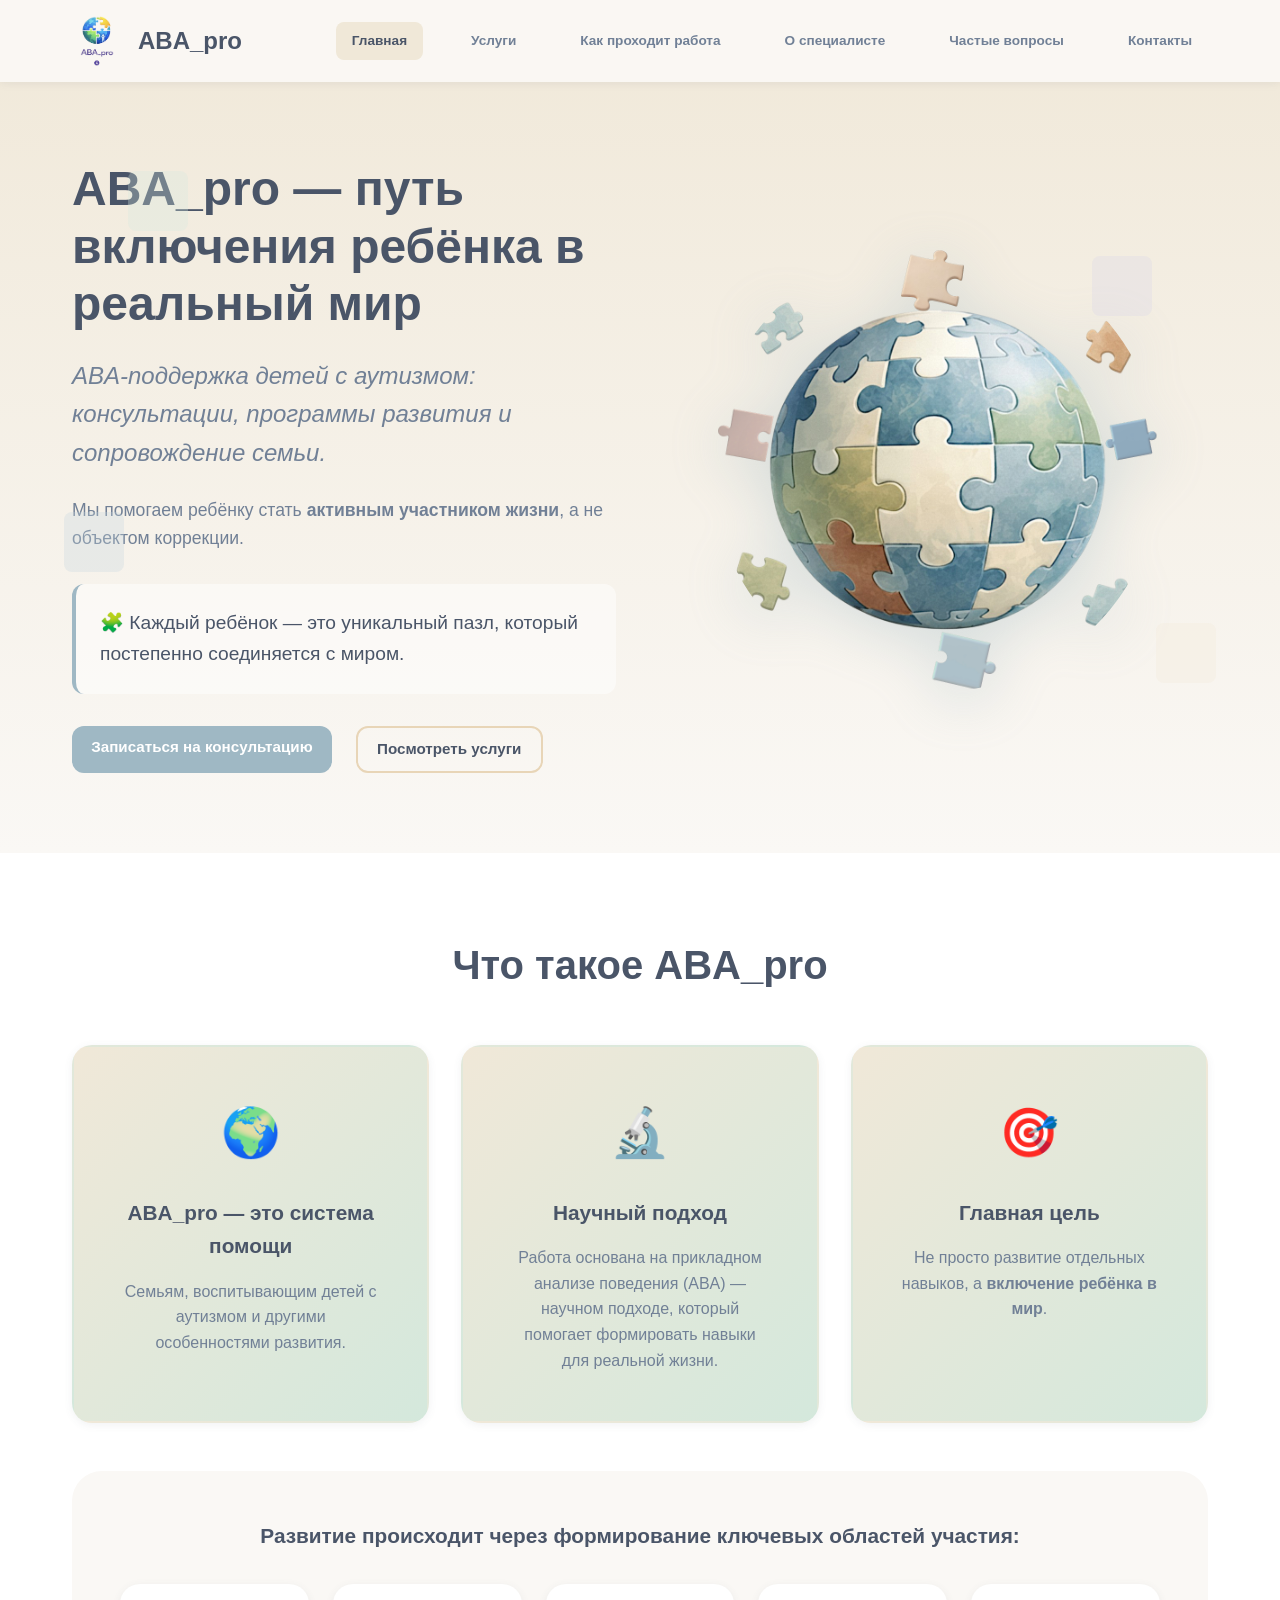
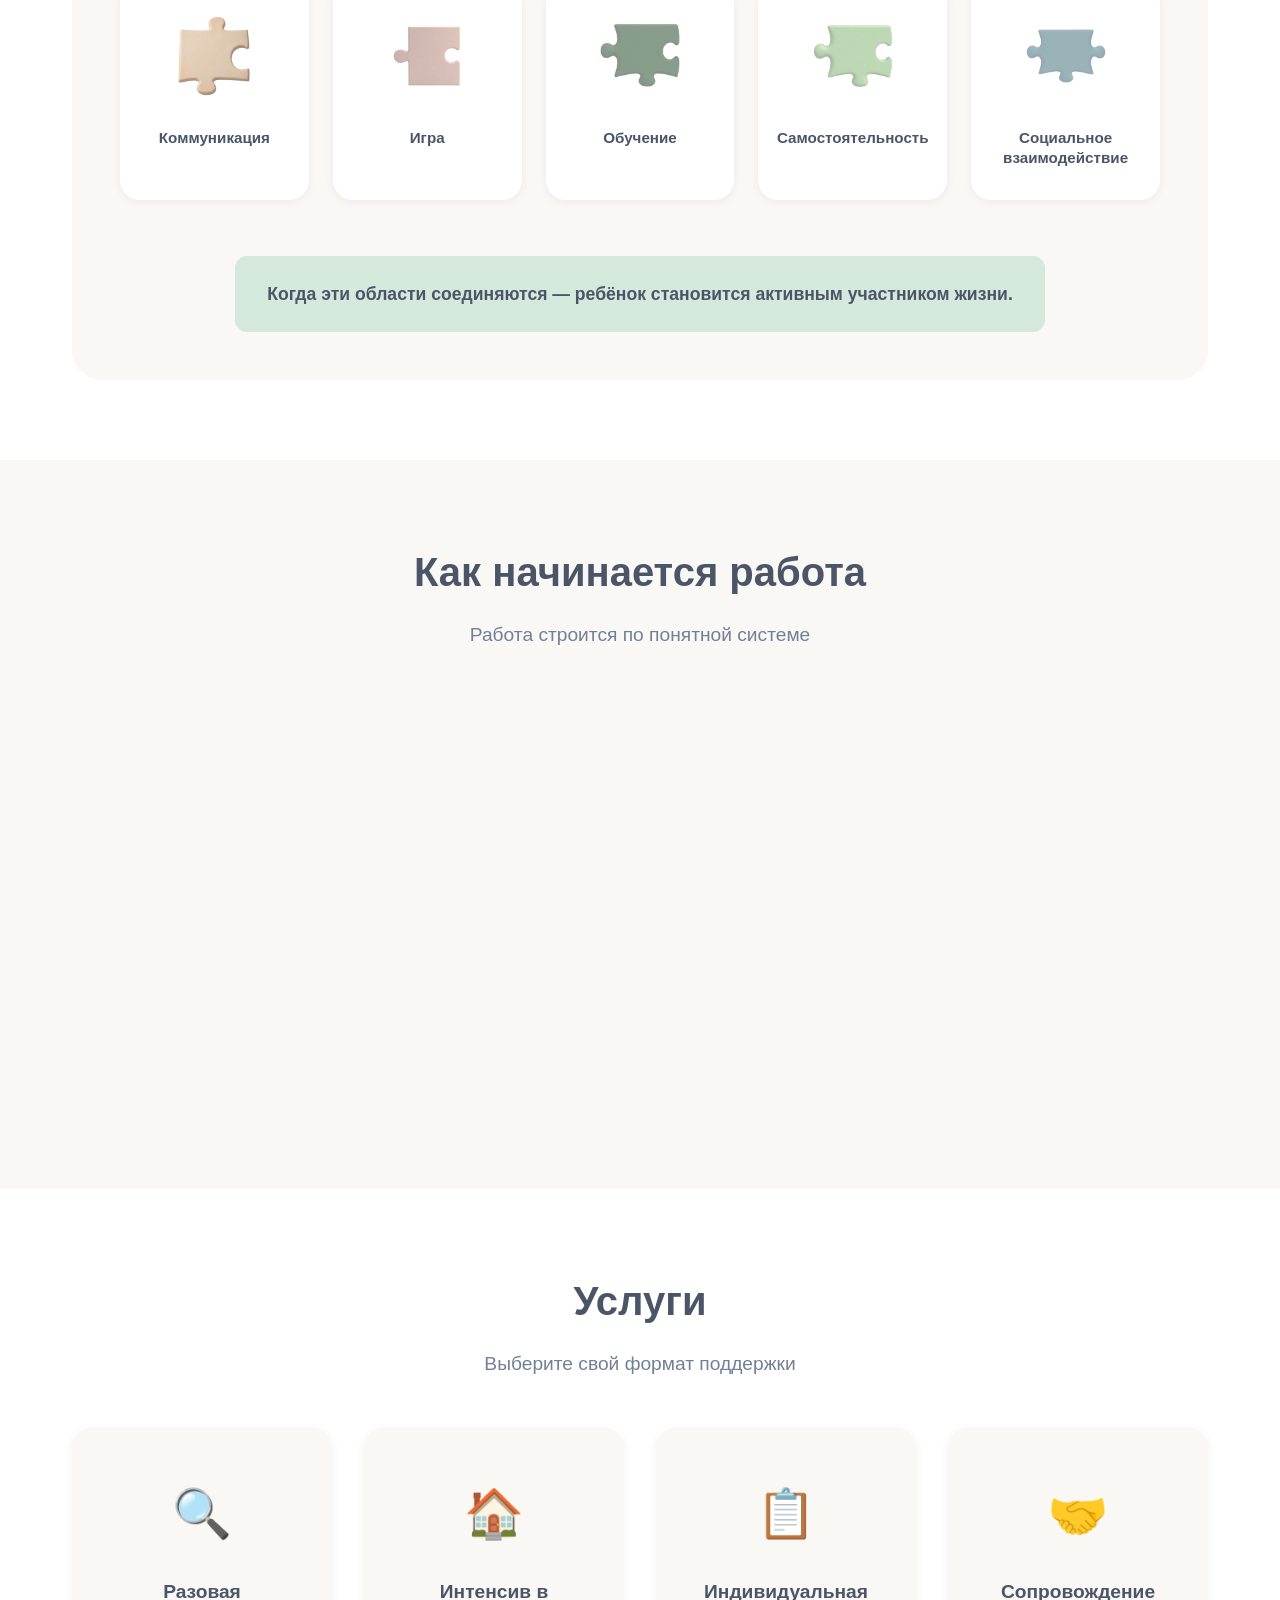
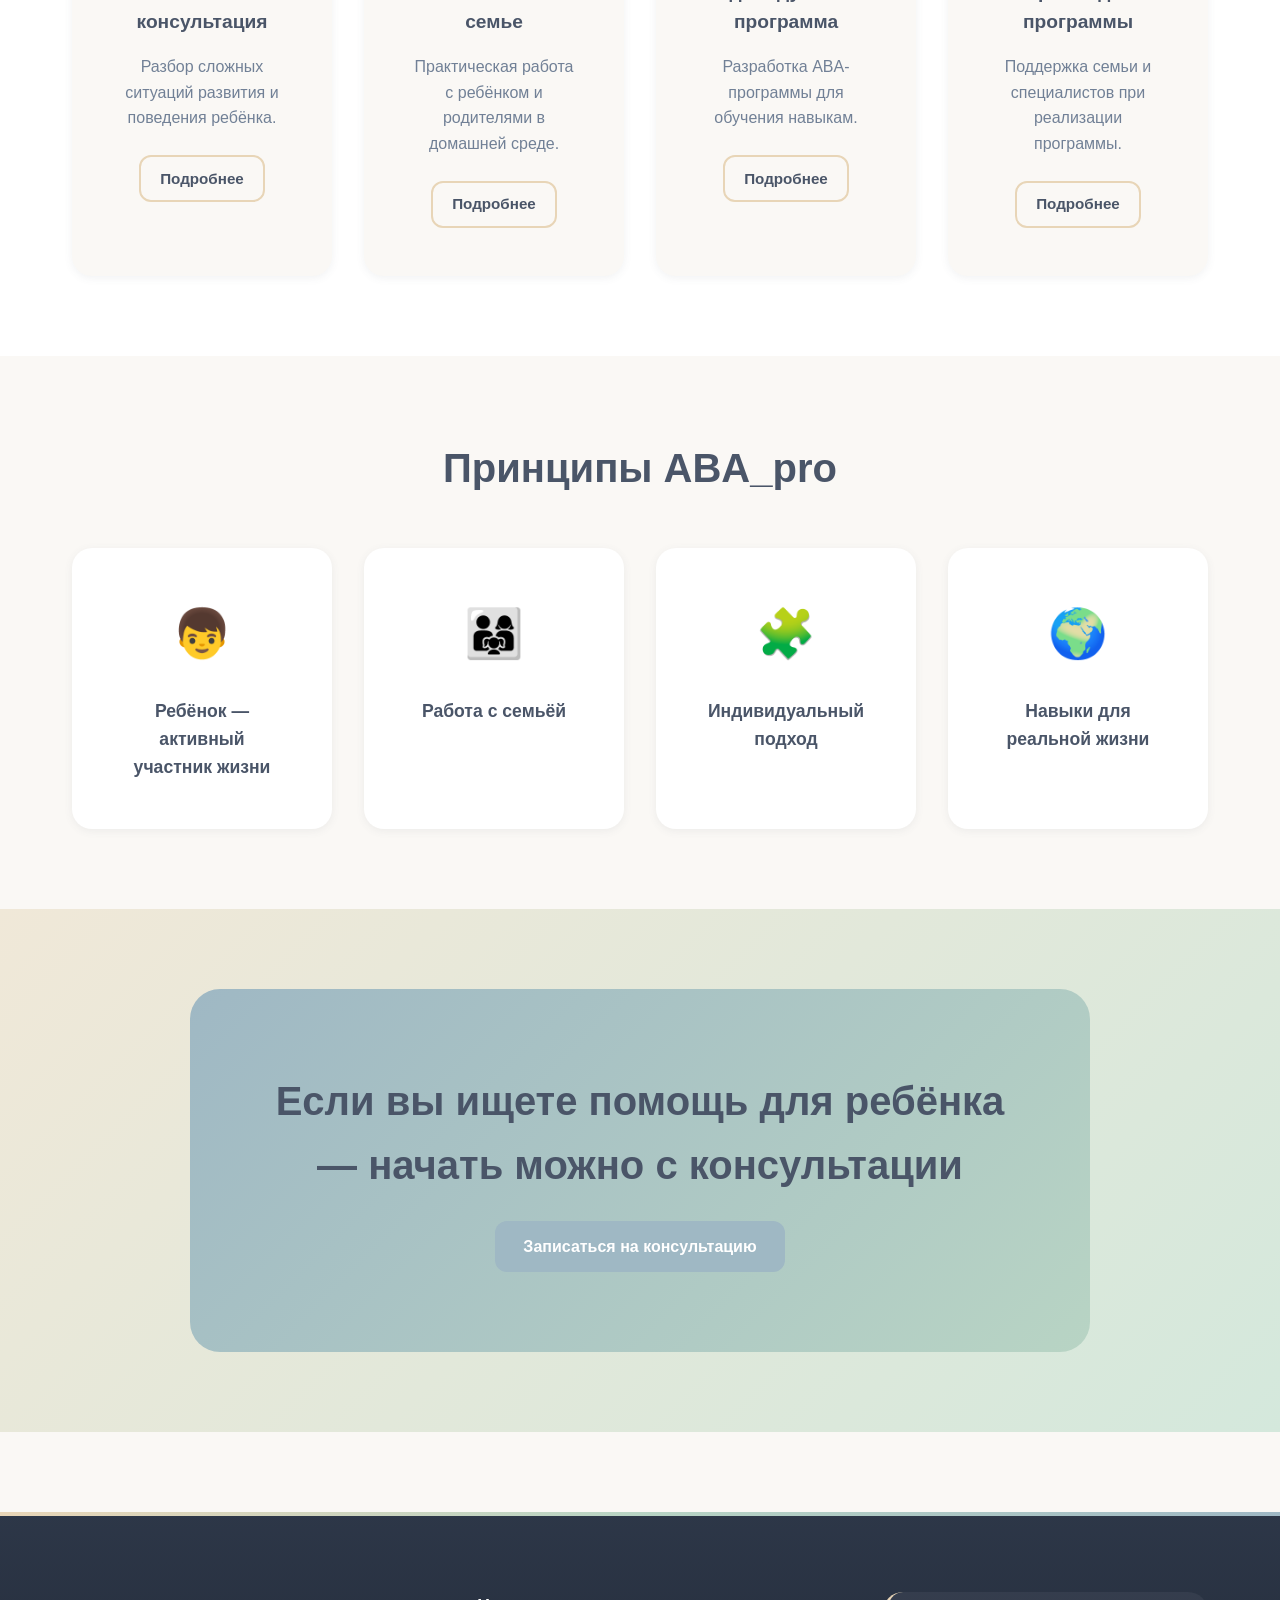
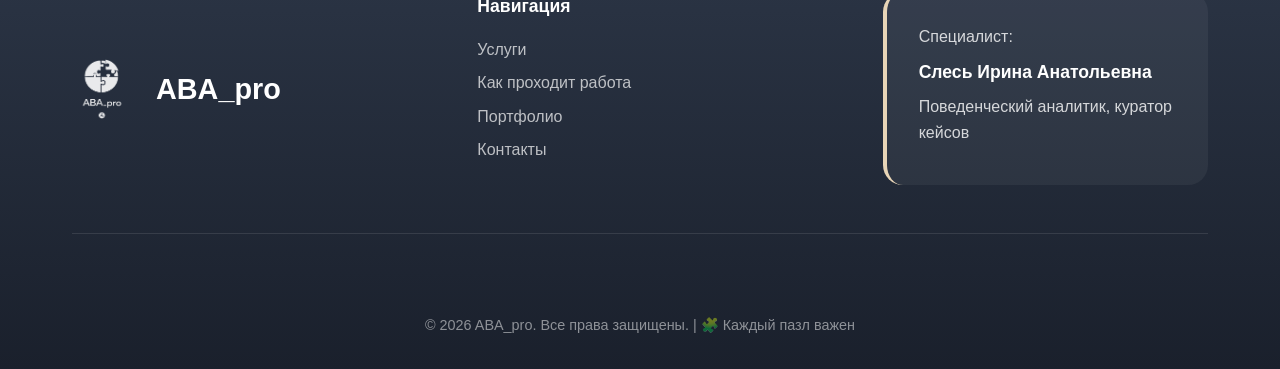
<file: index.html>
<!DOCTYPE html>
<html lang="ru">
<head>
    <meta charset="UTF-8">
    <meta name="viewport" content="width=device-width, initial-scale=1.0">
    <meta name="description" content="ABA_pro — путь включения ребёнка в реальный мир. ABA-поддержка детей с аутизмом.">
    <title>ABA_pro — Путь включения ребёнка в реальный мир</title>
    <link rel="stylesheet" href="style.css">
    <link href="https://fonts.googleapis.com/css2?family=Nunito:wght@300;400;600;700&display=swap" rel="stylesheet">
</head>
<body>
    <!-- NAVIGATION -->
    <nav class="navbar">
        <div class="container nav-container">
            <a href="index.html" class="logo">
                <img src="images\ЛОГОТИП №2.png" alt="ABA_pro" class="logo-img">
                <span class="logo-text">ABA_pro</span>
            </a>
            <ul class="nav-menu">
    <ul class="nav-menu">
    <li><a href="index.html" class="nav-link active">Главная</a></li>
    <li><a href="services.html" class="nav-link">Услуги</a></li>
    <li><a href="program.html" class="nav-link">Как проходит работа</a></li>
    <li><a href="about.html" class="nav-link">О специалисте</a></li>
    <li><a href="faq.html" class="nav-link">Частые вопросы</a></li>
    <li><a href="contacts.html" class="nav-link">Контакты</a></li>
</ul>
            <div class="hamburger"><span></span><span></span><span></span></div>
        </div>
    </nav>

    <!-- HERO SECTION С ПЛАНЕТОЙ -->
    <header class="hero">
        <div class="container hero-container">
            <div class="hero-content">
                <h1 class="hero-title">ABA_pro — путь включения ребёнка в реальный мир</h1>
                <p class="hero-subtitle">ABA-поддержка детей с аутизмом: консультации, программы развития и сопровождение семьи.</p>
                <p class="hero-description">Мы помогаем ребёнку стать <strong>активным участником жизни</strong>, а не объектом коррекции.</p>
                <p class="hero-quote">🧩 Каждый ребёнок — это уникальный пазл, который постепенно соединяется с миром.</p>
                <div class="hero-buttons">
                    <a href="contacts.html" class="btn btn-primary">Записаться на консультацию</a>
                    <a href="services.html" class="btn btn-secondary">Посмотреть услуги</a>
                </div>
            </div>
            <div class="hero-visual">
    <img src="images/globus (1).png" alt="Глобус из пазлов" class="globe-img">
</div>
        </div>
        <div class="floating-puzzles">
            <div class="fp fp-1"></div>
            <div class="fp fp-2"></div>
            <div class="fp fp-3"></div>
            <div class="fp fp-4"></div>
        </div>
    </header>

    <!-- ЧТО ТАКОЕ ABA_PRO - ОБНОВЛЁННЫЙ БЛОК -->
<section class="what-is-aba">
    <div class="container">
        <div class="section-header">
            <h2 class="section-title">Что такое ABA_pro</h2>
        </div>
        
        <div class="aba-grid">
            <div class="aba-card">
                <div class="card-icon">🌍</div>
                <h3>ABA_pro — это система помощи</h3>
                <p>Семьям, воспитывающим детей с аутизмом и другими особенностями развития.</p>
            </div>
            
            <div class="aba-card">
                <div class="card-icon">🔬</div>
                <h3>Научный подход</h3>
                <p>Работа основана на прикладном анализе поведения (ABA) — научном подходе, который помогает формировать навыки для реальной жизни.</p>
            </div>
            
            <div class="aba-card">
                <div class="card-icon">🎯</div>
                <h3>Главная цель</h3>
                <p>Не просто развитие отдельных навыков, а <strong>включение ребёнка в мир</strong>.</p>
            </div>
        </div>
    
            <div class="areas-section">
    <h3 class="areas-title">Развитие происходит через формирование ключевых областей участия:</h3>
    <div class="areas-grid">
        <div class="area-item">
            <img src="images/1. 4 пазла - беж.png" alt="Коммуникация" class="area-puzzle">
            <span>Коммуникация</span>
        </div>
        <div class="area-item">
            <img src="images/1. Мифы - беж.png" alt="Игра" class="area-puzzle">
            <span>Игра</span>
        </div>
        <div class="area-item">
            <img src="images/2. 4 пазла - темн зел.png" alt="Обучение" class="area-puzzle">
            <span>Обучение</span>
        </div>
        <div class="area-item">
            <img src="images/3. 4 пазала - свет зел.png" alt="Самостоятельность" class="area-puzzle">
            <span>Самостоятельность</span>
        </div>
        <div class="area-item">
            <img src="images/4. 4 пазла - голубой.png" alt="Социальное взаимодействие" class="area-puzzle">
            <span>Социальное взаимодействие</span>
        </div>
    </div>
    <p class="areas-conclusion">Когда эти области соединяются — ребёнок становится <strong>активным участником жизни</strong>.</p>
</div>
         </div>
    </div>
</section>

    <!-- КАК НАЧИНАЕТСЯ РАБОТА -->
    <section class="how-starts-section">
        <div class="container">
            <div class="section-header">
                <h2 class="section-title">Как начинается работа</h2>
                <p class="section-subtitle">Работа строится по понятной системе</p>
            </div>

        <div class="start-steps">
            <div class="start-step">
                <div class="step-puzzle">
                    <img src="images/1. 4 пазла - беж.png" alt="Консультация" class="puzzle-img">
                </div>
                <h3>Консультация</h3>
                <p>Разбор ситуации ребёнка</p>
            </div>
            <div class="start-step">
                <div class="step-puzzle">
                    <img src="images/2. 4 пазла - темн зел.png" alt="Анализ и диагностика" class="puzzle-img">
                </div>
                <h3>Анализ и диагностика</h3>
                <p>Определение ключевых задач</p>
            </div>
            <div class="start-step">
                <div class="step-puzzle">
                    <img src="images/3. 4 пазала - свет зел.png" alt="Индивидуальная программа" class="puzzle-img">
                </div>
                <h3>Индивидуальная программа</h3>
                <p>Создание плана развития</p>
            </div>
            <div class="start-step">
                <div class="step-puzzle">
                    <img src="images/4. 4 пазла - голубой.png" alt="Сопровождение семьи" class="puzzle-img">
                </div>
                <h3>Сопровождение семьи</h3>
                <p>Поддержка реализации программы</p>
            </div>
        </div>
    </div>
</section>

    <!-- УСЛУГИ -->
    <section class="services-preview" id="services">
        <div class="container">
            <div class="section-header">
                <h2 class="section-title">Услуги</h2>
                <p class="section-subtitle">Выберите свой формат поддержки</p>
            </div>
            
            <div class="services-grid">
                <div class="service-card">
                    <div class="service-icon">🔍</div>
                    <h3>Разовая консультация</h3>
                    <p>Разбор сложных ситуаций развития и поведения ребёнка.</p>
                    <a href="contacts.html" class="btn btn-secondary">Подробнее</a>
                </div>
                <div class="service-card">
                    <div class="service-icon">🏠</div>
                    <h3>Интенсив в семье</h3>
                    <p>Практическая работа с ребёнком и родителями в домашней среде.</p>
                    <a href="contacts.html" class="btn btn-secondary">Подробнее</a>
                </div>
                <div class="service-card">
                    <div class="service-icon">📋</div>
                    <h3>Индивидуальная программа</h3>
                    <p>Разработка ABA-программы для обучения навыкам.</p>
                    <a href="contacts.html" class="btn btn-secondary">Подробнее</a>
                </div>
                <div class="service-card">
                    <div class="service-icon">🤝</div>
                    <h3>Сопровождение программы</h3>
                    <p>Поддержка семьи и специалистов при реализации программы.</p>
                    <a href="contacts.html" class="btn btn-secondary">Подробнее</a>
                </div>
            </div>
        </div>
    </section>

    <!-- ПРИНЦИПЫ -->
    <section class="principles-section">
        <div class="container">
            <div class="section-header">
                <h2 class="section-title">Принципы ABA_pro</h2>
            </div>
            <div class="principles-grid">
                <div class="principle-card">
                    <div class="principle-icon">👦</div>
                    <h3>Ребёнок — активный участник жизни</h3>
                </div>
                <div class="principle-card">
                    <div class="principle-icon">👨‍👩‍👧</div>
                    <h3>Работа с семьёй</h3>
                </div>
                <div class="principle-card">
                    <div class="principle-icon">🧩</div>
                    <h3>Индивидуальный подход</h3>
                </div>
                <div class="principle-card">
                    <div class="principle-icon">🌍</div>
                    <h3>Навыки для реальной жизни</h3>
                </div>
            </div>
        </div>
    </section>

    <!-- CTA -->
    <section class="cta-section">
        <div class="container">
            <div class="cta-box">
                <h2>Если вы ищете помощь для ребёнка — начать можно с консультации</h2>
                <a href="contacts.html" class="btn btn-primary btn-large">Записаться на консультацию</a>
            </div>
        </div>
    </section>

    <!-- FOOTER -->
    <footer class="footer">
        <div class="container">
            <div class="footer-content">
                <div class="footer-logo">
                    <img src="images\ЛОГОТИП №2.png" alt="ABA_pro" class="logo-img">
                    <span class="logo-text">ABA_pro</span>
                </div>
                <div class="footer-links">
                    <h4>Навигация</h4>
                    <a href="services.html">Услуги</a>
                    <a href="program.html">Как проходит работа</a>
                    <a href="portfolio.html">Портфолио</a>
                    <a href="contacts.html">Контакты</a>
                </div>
                <div class="footer-specialist">
                    <p>Специалист:</p>
                    <p><strong>Слесь Ирина Анатольевна</strong></p>
                    <p>Поведенческий аналитик, куратор кейсов</p>
                </div>
            </div>
            <div class="footer-bottom">
                <p>&copy; 2026 ABA_pro. Все права защищены. | 🧩 Каждый пазл важен</p>
            </div>
        </div>
    </footer>

    <script src="script.js"></script>
</body>
</html>
</file>
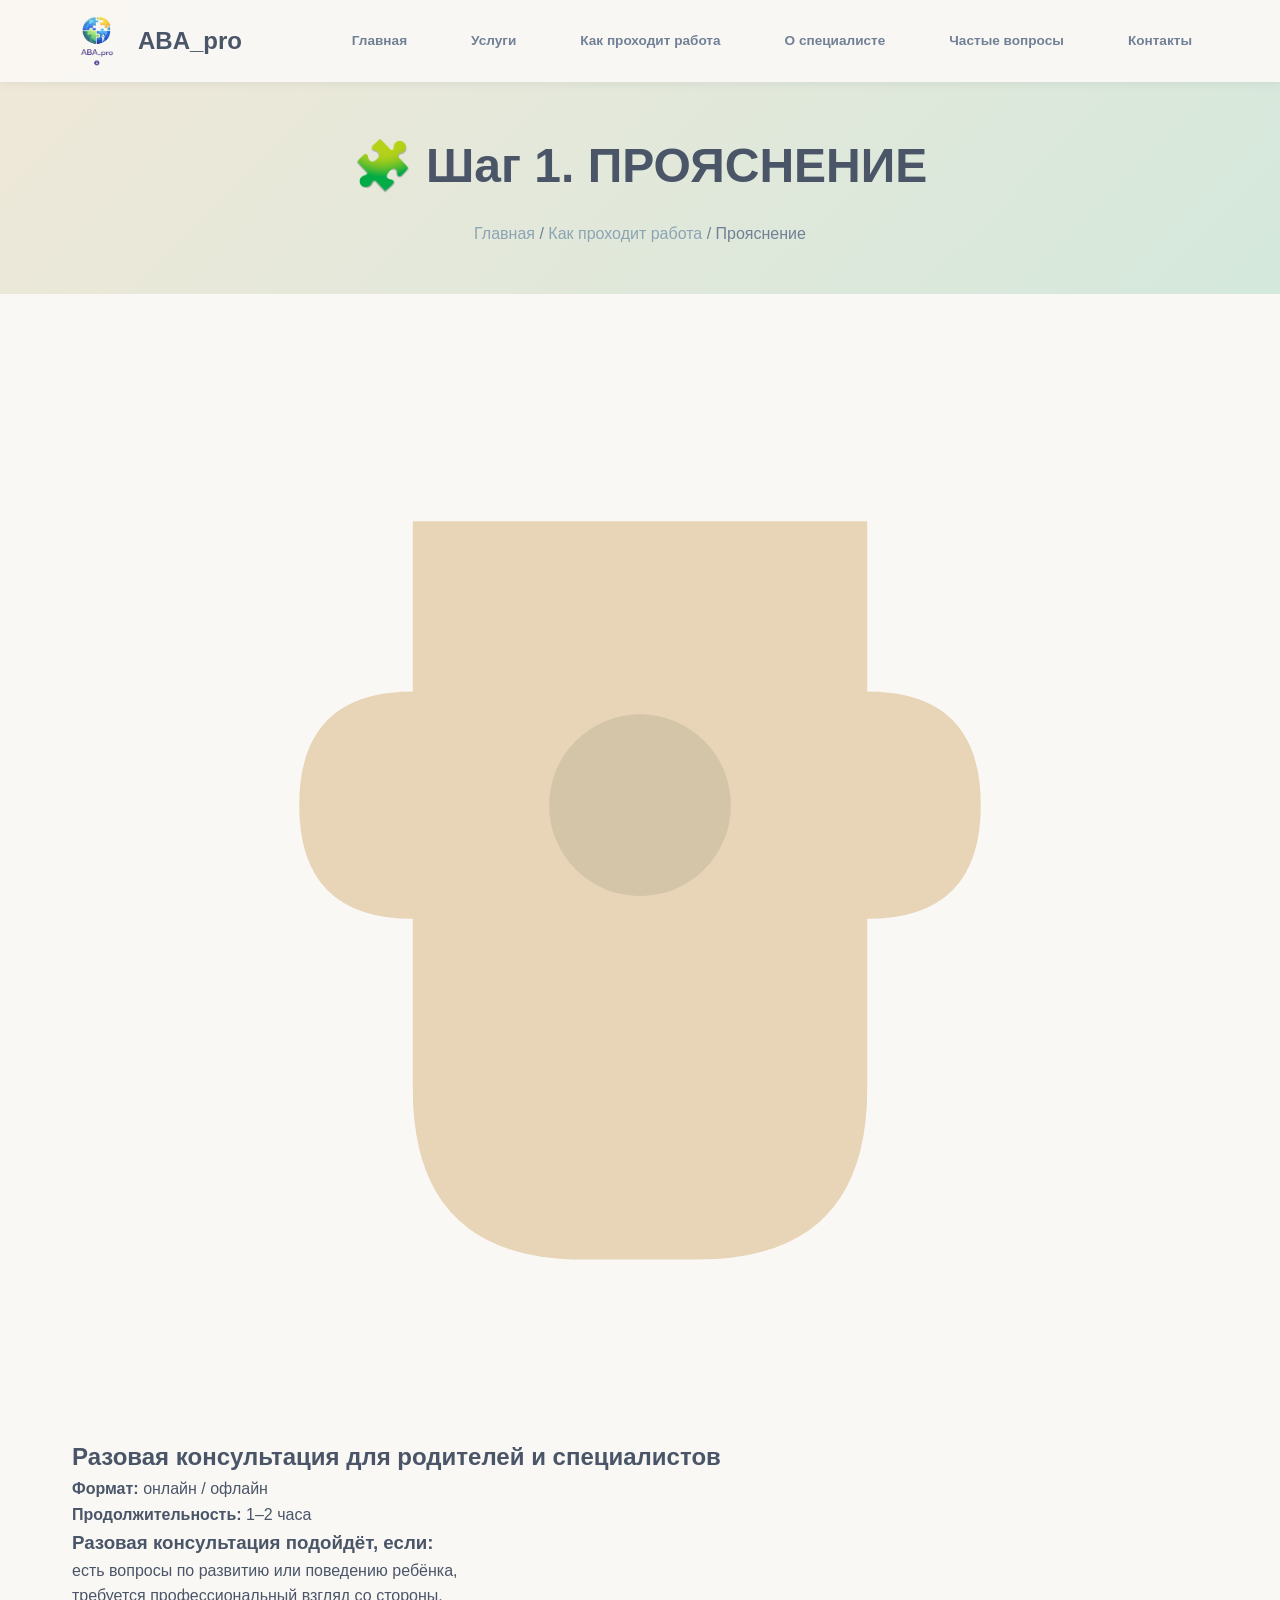
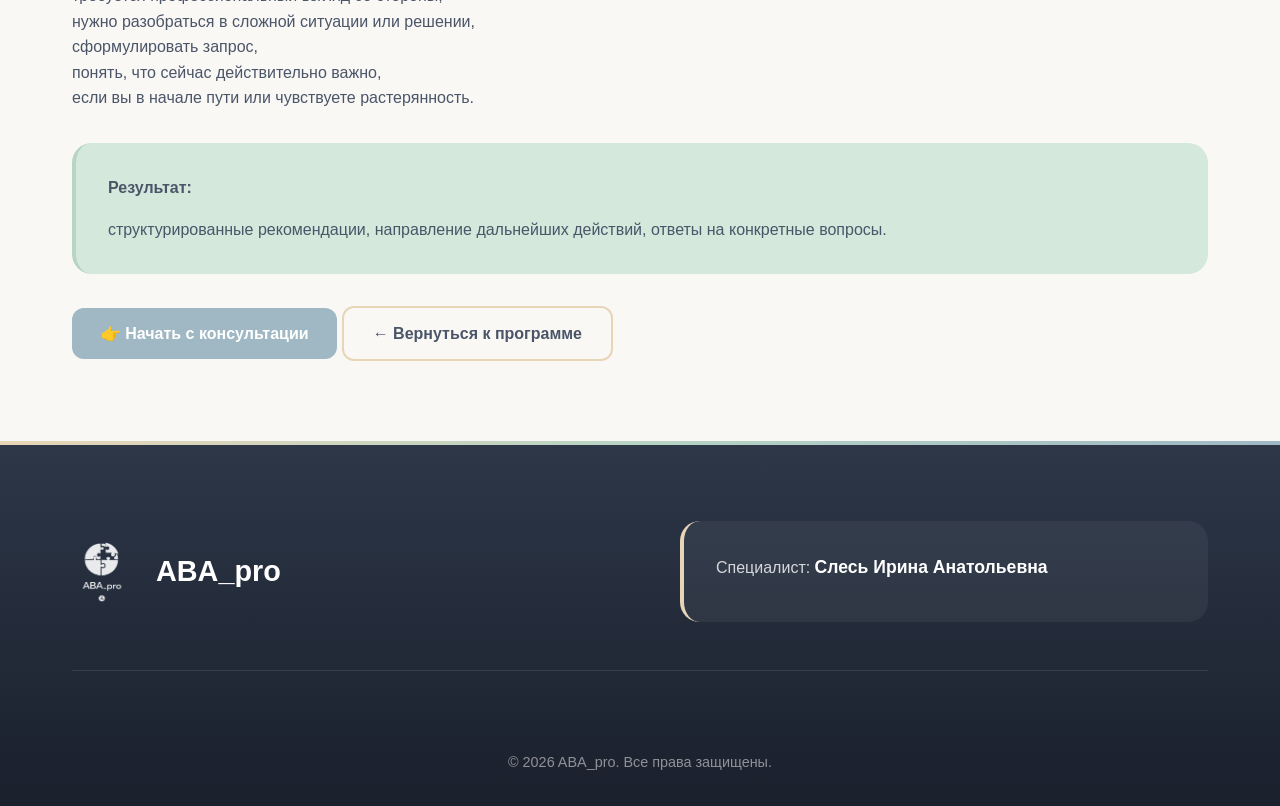
<file: clarification.html>
<!DOCTYPE html>
<html lang="ru">
<head>
    <meta charset="UTF-8">
    <meta name="viewport" content="width=device-width, initial-scale=1.0">
    <title>Прояснение — Разовая консультация | ABA_pro</title>
    <link rel="stylesheet" href="style.css">
    <link href="https://fonts.googleapis.com/css2?family=Nunito:wght@300;400;600;700&display=swap" rel="stylesheet">
</head>
<body>
    <nav class="navbar">
        <div class="container nav-container">
            <a href="index.html" class="logo">
                <img src="images\ЛОГОТИП №2.png" alt="ABA_pro" class="logo-img">
                <span class="logo-text">ABA_pro</span>
            </a>
            <ul class="nav-menu">
    <li><a href="index.html" class="nav-link">Главная</a></li>
    <li><a href="services.html" class="nav-link">Услуги</a></li>
    <li><a href="program.html" class="nav-link">Как проходит работа</a></li>
    <li><a href="about.html" class="nav-link">О специалисте</a></li>
    <li><a href="faq.html" class="nav-link">Частые вопросы</a></li>
    <li><a href="contacts.html" class="nav-link">Контакты</a></li>
</ul>
            <div class="hamburger"><span></span><span></span><span></span></div>
        </div>
    </nav>

    <section class="page-header">
        <div class="container">
            <h1>🧩 Шаг 1. ПРОЯСНЕНИЕ</h1>
            <p class="breadcrumb"><a href="index.html">Главная</a> / <a href="program.html">Как проходит работа</a> / Прояснение</p>
        </div>
    </section>

    <section class="step-detail-page">
        <div class="container">
            <div class="step-detail-content">
                <div class="step-icon-large">
                    <svg viewBox="0 0 100 100" class="puzzle-svg">
                        <path d="M 30,20 L 70,20 L 70,35 Q 80,35 80,45 Q 80,55 70,55 L 70,70 Q 70,85 55,85 L 45,85 Q 30,85 30,70 L 30,55 Q 20,55 20,45 Q 20,35 30,35 Z" fill="#E8D5B7"/>
                        <circle cx="50" cy="45" r="8" fill="#D4C4A8"/>
                    </svg>
                </div>

                <h2>Разовая консультация для родителей и специалистов</h2>
                
                <div class="step-info-block">
                    <div class="info-item">
                        <strong>Формат:</strong> онлайн / офлайн
                    </div>
                    <div class="info-item">
                        <strong>Продолжительность:</strong> 1–2 часа
                    </div>
                </div>

                <div class="step-description">
                    <h3>Разовая консультация подойдёт, если:</h3>
                    <ul class="detail-list">
                        <li>есть вопросы по развитию или поведению ребёнка,</li>
                        <li>требуется профессиональный взгляд со стороны,</li>
                        <li>нужно разобраться в сложной ситуации или решении,</li>
                        <li>сформулировать запрос,</li>
                        <li>понять, что сейчас действительно важно,</li>
                        <li>если вы в начале пути или чувствуете растерянность.</li>
                    </ul>

                    <div class="result-block">
                        <h4>Результат:</h4>
                        <p>структурированные рекомендации, направление дальнейших действий, ответы на конкретные вопросы.</p>
                    </div>
                </div>

                <div class="step-cta">
                    <a href="contacts.html" class="btn btn-primary btn-large">👉 Начать с консультации</a>
                    <a href="program.html" class="btn btn-secondary btn-large">← Вернуться к программе</a>
                </div>
            </div>
        </div>
    </section>

    <footer class="footer">
        <div class="container">
            <div class="footer-content">
                <div class="footer-logo"><img src="images\ЛОГОТИП №2.png" alt="ABA_pro" class="logo-img"><span class="logo-text">ABA_pro</span></div>
                <div class="footer-specialist"><p>Специалист: <strong>Слесь Ирина Анатольевна</strong></p></div>
            </div>
            <div class="footer-bottom"><p>&copy; 2026 ABA_pro. Все права защищены.</p></div>
        </div>
    </footer>
    <script src="script.js"></script>
</body>
</html>
</file>
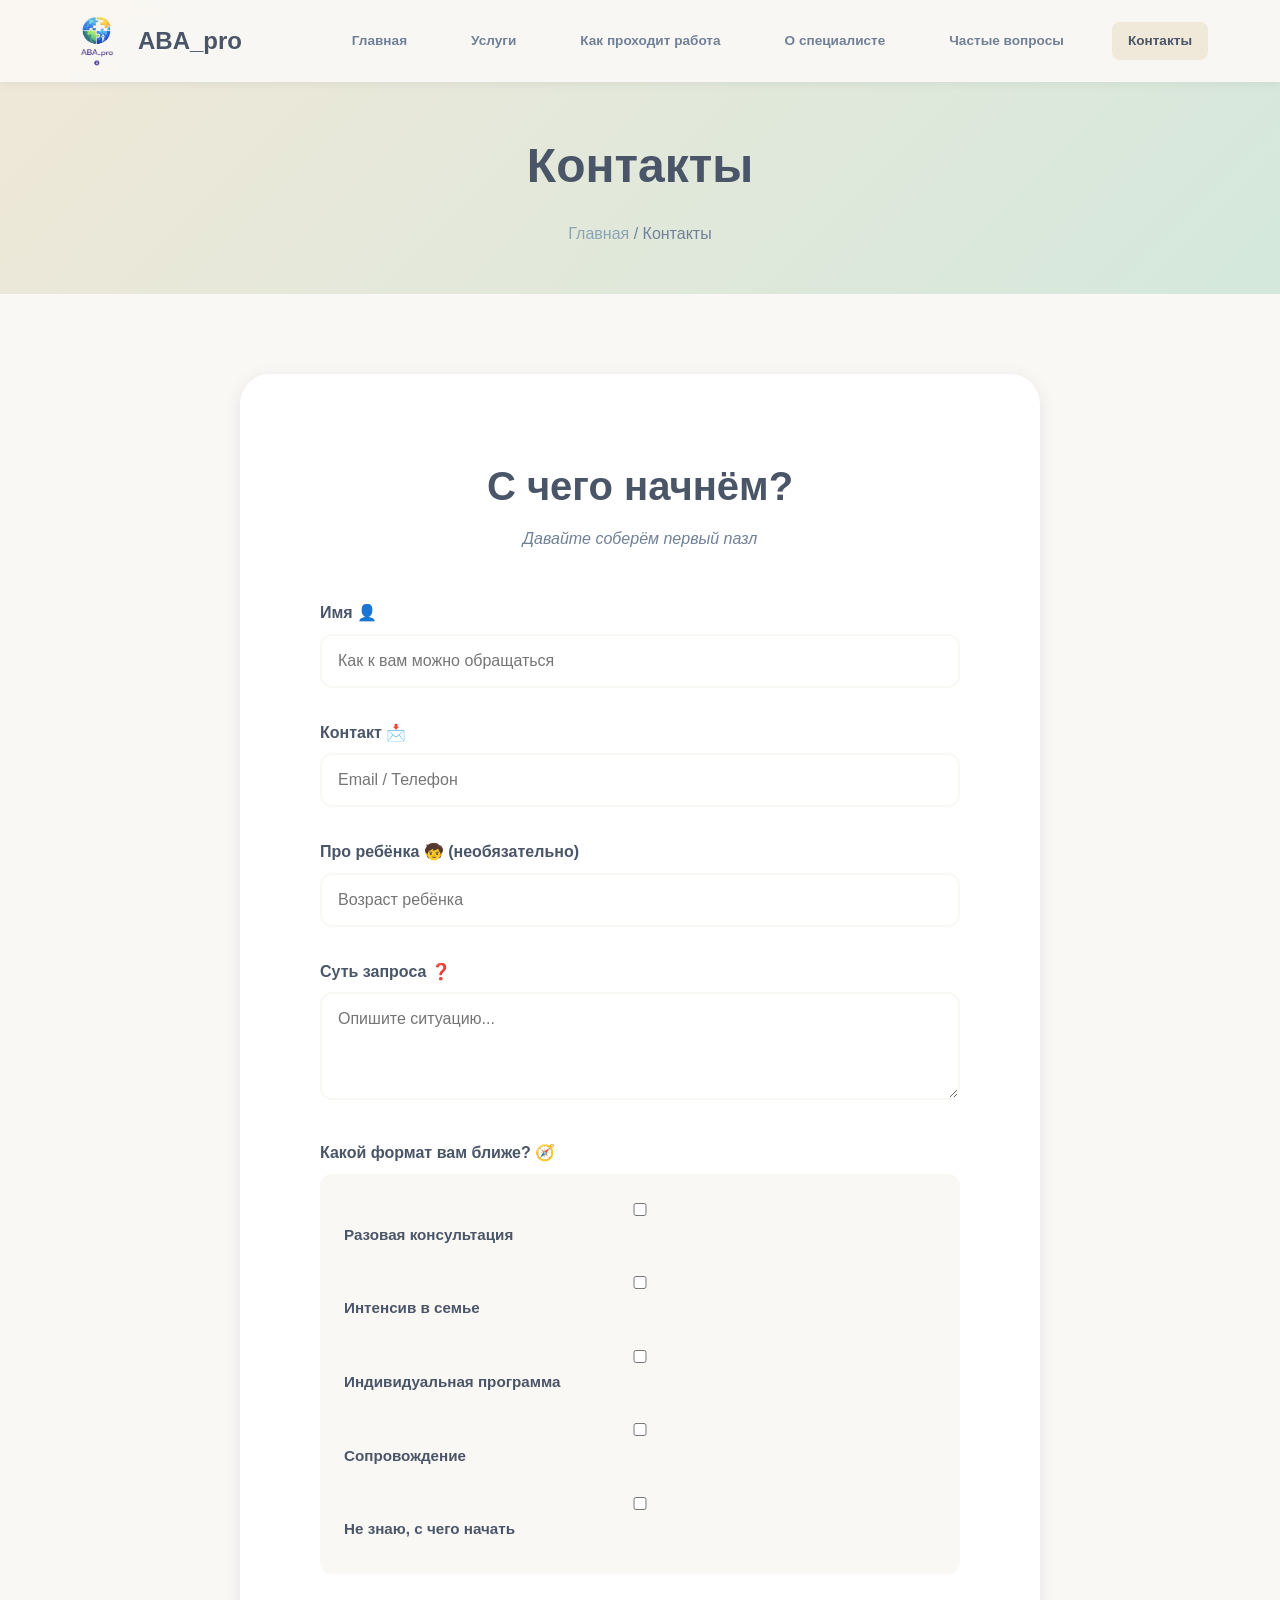
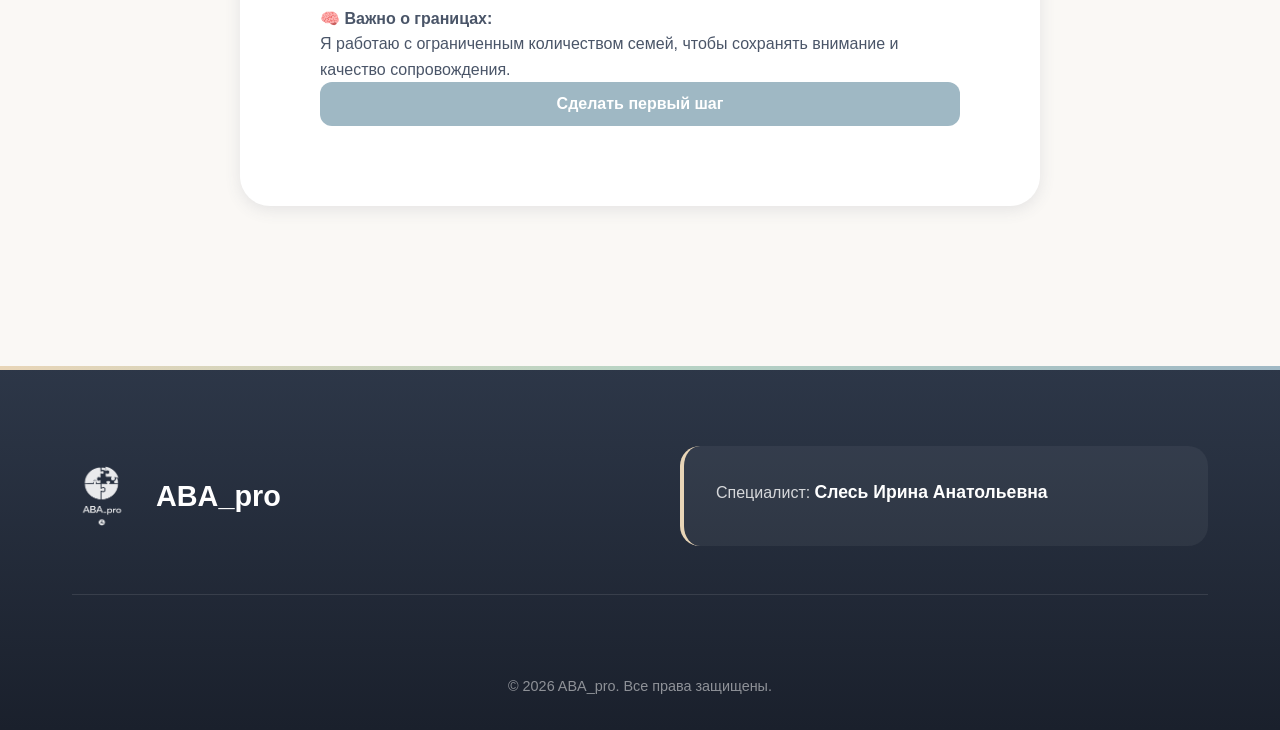
<file: contacts.html>
<!DOCTYPE html>
<html lang="ru">
<head>
    <meta charset="UTF-8">
    <meta name="viewport" content="width=device-width, initial-scale=1.0">
    <title>Контакты — ABA_pro</title>
    <link rel="stylesheet" href="style.css">
    <link href="https://fonts.googleapis.com/css2?family=Nunito:wght@300;400;600;700&display=swap" rel="stylesheet">
</head>
<body>
    <nav class="navbar">
        <div class="container nav-container">
            <a href="index.html" class="logo">
                <img src="images\ЛОГОТИП №2.png" alt="ABA_pro" class="logo-img">
                <span class="logo-text">ABA_pro</span>
            </a>
            <ul class="nav-menu">
    <li><a href="index.html" class="nav-link">Главная</a></li>
    <li><a href="services.html" class="nav-link">Услуги</a></li>
    <li><a href="program.html" class="nav-link">Как проходит работа</a></li>
    <li><a href="about.html" class="nav-link">О специалисте</a></li>
    <li><a href="faq.html" class="nav-link">Частые вопросы</a></li>
    <li><a href="contacts.html" class="nav-link active">Контакты</a></li>
</ul>
            <div class="hamburger"><span></span><span></span><span></span></div>
        </div>
    </nav>

    <section class="page-header">
        <div class="container">
            <h1>Контакты</h1>
            <p class="breadcrumb"><a href="index.html">Главная</a> / Контакты</p>
        </div>
    </section>

    <section class="contacts-section">
        <div class="container">
            <div class="contacts-form-wrapper full-width">
                <form class="contact-form" id="contactForm">
                    <h2 class="form-title">С чего начнём?</h2>
                    <p class="form-subtitle">Давайте соберём первый пазл</p>
                    
                    <div class="form-row">
                        <div class="form-group">
                            <label for="name">Имя 👤</label>
                            <input type="text" id="name" name="name" placeholder="Как к вам можно обращаться" required>
                        </div>
                        <div class="form-group">
                            <label for="contact">Контакт 📩</label>
                            <input type="text" id="contact" name="contact" placeholder="Email / Телефон" required>
                        </div>
                    </div>

                    <div class="form-group">
                        <label for="child-age">Про ребёнка 🧒 (необязательно)</label>
                        <input type="text" id="child-age" name="child-age" placeholder="Возраст ребёнка">
                    </div>

                    <div class="form-group">
                        <label for="request">Суть запроса ❓</label>
                        <textarea id="request" name="request" rows="4" placeholder="Опишите ситуацию..."></textarea>
                    </div>

                    <div class="form-group">
                        <label>Какой формат вам ближе? 🧭</label>
                        <div class="checkbox-group">
                            <label class="checkbox-label">
                                <input type="checkbox" name="format" value="Разовая консультация">
                                <span>Разовая консультация</span>
                            </label>
                            <label class="checkbox-label">
                                <input type="checkbox" name="format" value="Интенсив в семье">
                                <span>Интенсив в семье</span>
                            </label>
                            <label class="checkbox-label">
                                <input type="checkbox" name="format" value="Индивидуальная программа">
                                <span>Индивидуальная программа</span>
                            </label>
                            <label class="checkbox-label">
                                <input type="checkbox" name="format" value="Сопровождение">
                                <span>Сопровождение</span>
                            </label>
                            <label class="checkbox-label">
                                <input type="checkbox" name="format" value="Не знаю, с чего начать">
                                <span>Не знаю, с чего начать</span>
                            </label>
                        </div>
                    </div>

                    <div class="boundaries-block">
                        <p>🧠 <strong>Важно о границах:</strong></p>
                        <p>Я работаю с ограниченным количеством семей, чтобы сохранять внимание и качество сопровождения.</p>
                    </div>

                    <button type="submit" class="btn btn-primary btn-full btn-large">Сделать первый шаг</button>
                </form>

                <div id="successMessage" class="success-message" style="display: none;">
                    <h3>Запрос получен 🌍🧩</h3>
                    <p>Спасибо за доверие.<br>Я внимательно изучу ваш запрос и свяжусь с вами в ближайшее время.</p>
                    <p class="micro-sign">Пазлы начинают собираться</p>
                </div>
            </div>
        </div>
    </section>

    <footer class="footer">
        <div class="container">
            <div class="footer-content">
                <div class="footer-logo">
                    <img src="images\ЛОГОТИП №2.png" alt="ABA_pro" class="logo-img">
                    <span class="logo-text">ABA_pro</span>
                </div>
                <div class="footer-specialist">
                    <p>Специалист: <strong>Слесь Ирина Анатольевна</strong></p>
                </div>
            </div>
            <div class="footer-bottom">
                <p>&copy; 2026 ABA_pro. Все права защищены.</p>
            </div>
        </div>
    </footer>

    <script>
        // Contact Form Submission
        const contactForm = document.getElementById('contactForm');
        const successMessage = document.getElementById('successMessage');

        if (contactForm) {
            contactForm.addEventListener('submit', async function(e) {
                e.preventDefault();
                
                const name = document.getElementById('name').value;
                const contact = document.getElementById('contact').value;
                const childAge = document.getElementById('child-age').value || 'Не указан';
                const request = document.getElementById('request').value || 'Не описан';
                
                // Собираем выбранные форматы
                const formats = [];
                document.querySelectorAll('input[name="format"]:checked').forEach(checkbox => {
                    formats.push(checkbox.nextElementSibling.textContent);
                });
                const formatText = formats.length > 0 ? formats.join(', ') : 'Не выбрано';
                
                if (!name || !contact) {
                    showNotification('Пожалуйста, заполните имя и контакт', 'error');
                    return;
                }
                
                // Формируем сообщение для Telegram
                const message = `
🧩 <b>Новая заявка ABA_pro</b>
👤 <b>Имя:</b> ${name}
📩 <b>Контакт:</b> ${contact}
🧒 <b>Про ребёнка:</b> ${childAge}
📝 <b>Суть запроса:</b>
${request}
🧭 <b>Формат:</b> ${formatText}
                `.trim();
                
                // Отправляем в Telegram
                const BOT_TOKEN = '8680722545:AAF5rArSkP4qmXbG5L153igYE-mlIxBygQY';
                const CHAT_ID = '1066370255';
                
                const submitBtn = contactForm.querySelector('button[type="submit"]');
                const originalText = submitBtn.textContent;
                submitBtn.textContent = 'Отправка...';
                submitBtn.disabled = true;
                
                try {
                    const response = await fetch(`https://api.telegram.org/bot${BOT_TOKEN}/sendMessage`, {
                        method: 'POST',
                        headers: {
                            'Content-Type': 'application/json',
                        },
                        body: JSON.stringify({
                            chat_id: CHAT_ID,
                            text: message,
                            parse_mode: 'HTML'
                        })
                    });
                    
                    if (response.ok) {
                        // Показываем сообщение об успехе
                        contactForm.style.display = 'none';
                        if (successMessage) {
                            successMessage.style.display = 'block';
                            successMessage.scrollIntoView({ behavior: 'smooth', block: 'center' });
                        }
                    } else {
                        showNotification('Ошибка при отправке. Попробуйте позже.', 'error');
                        submitBtn.textContent = originalText;
                        submitBtn.disabled = false;
                    }
                } catch (error) {
                    console.error('Error:', error);
                    showNotification('Ошибка при отправке. Попробуйте позже.', 'error');
                    submitBtn.textContent = originalText;
                    submitBtn.disabled = false;
                }
            });
        }

        // Notification system
        function showNotification(message, type = 'info') {
            const existingNotification = document.querySelector('.notification');
            if (existingNotification) { 
                existingNotification.remove(); 
            }
            
            const notification = document.createElement('div');
            notification.textContent = message;
            notification.style.cssText = `
                position: fixed;
                top: 100px;
                right: 20px;
                padding: 1rem 2rem;
                border-radius: 8px;
                color: white;
                font-weight: 600;
                z-index: 10000;
                animation: slideIn 0.3s ease;
                max-width: 400px;
                box-shadow: 0 4px 12px rgba(0,0,0,0.15);
                background: ${type === 'success' ? 'linear-gradient(135deg, #B8D4C4 0%, #9FB8C4 100%)' : 'linear-gradient(135deg, #D4A494 0%, #C49484 100%)'}
            `;
            
            document.body.appendChild(notification);
            
            setTimeout(() => {
                notification.style.animation = 'slideOut 0.3s ease';
                setTimeout(() => { 
                    notification.remove(); 
                }, 300);
            }, 5000);
        }

        // Add animation keyframes
        const style = document.createElement('style');
        style.textContent = `
            @keyframes slideIn {
                from { transform: translateX(100%); opacity: 0; }
                to { transform: translateX(0); opacity: 1; }
            }
            @keyframes slideOut {
                from { transform: translateX(0); opacity: 1; }
                to { transform: translateX(100%); opacity: 0; }
            }
        `;
        document.head.appendChild(style);
    </script>
</body>
</html>
</file>
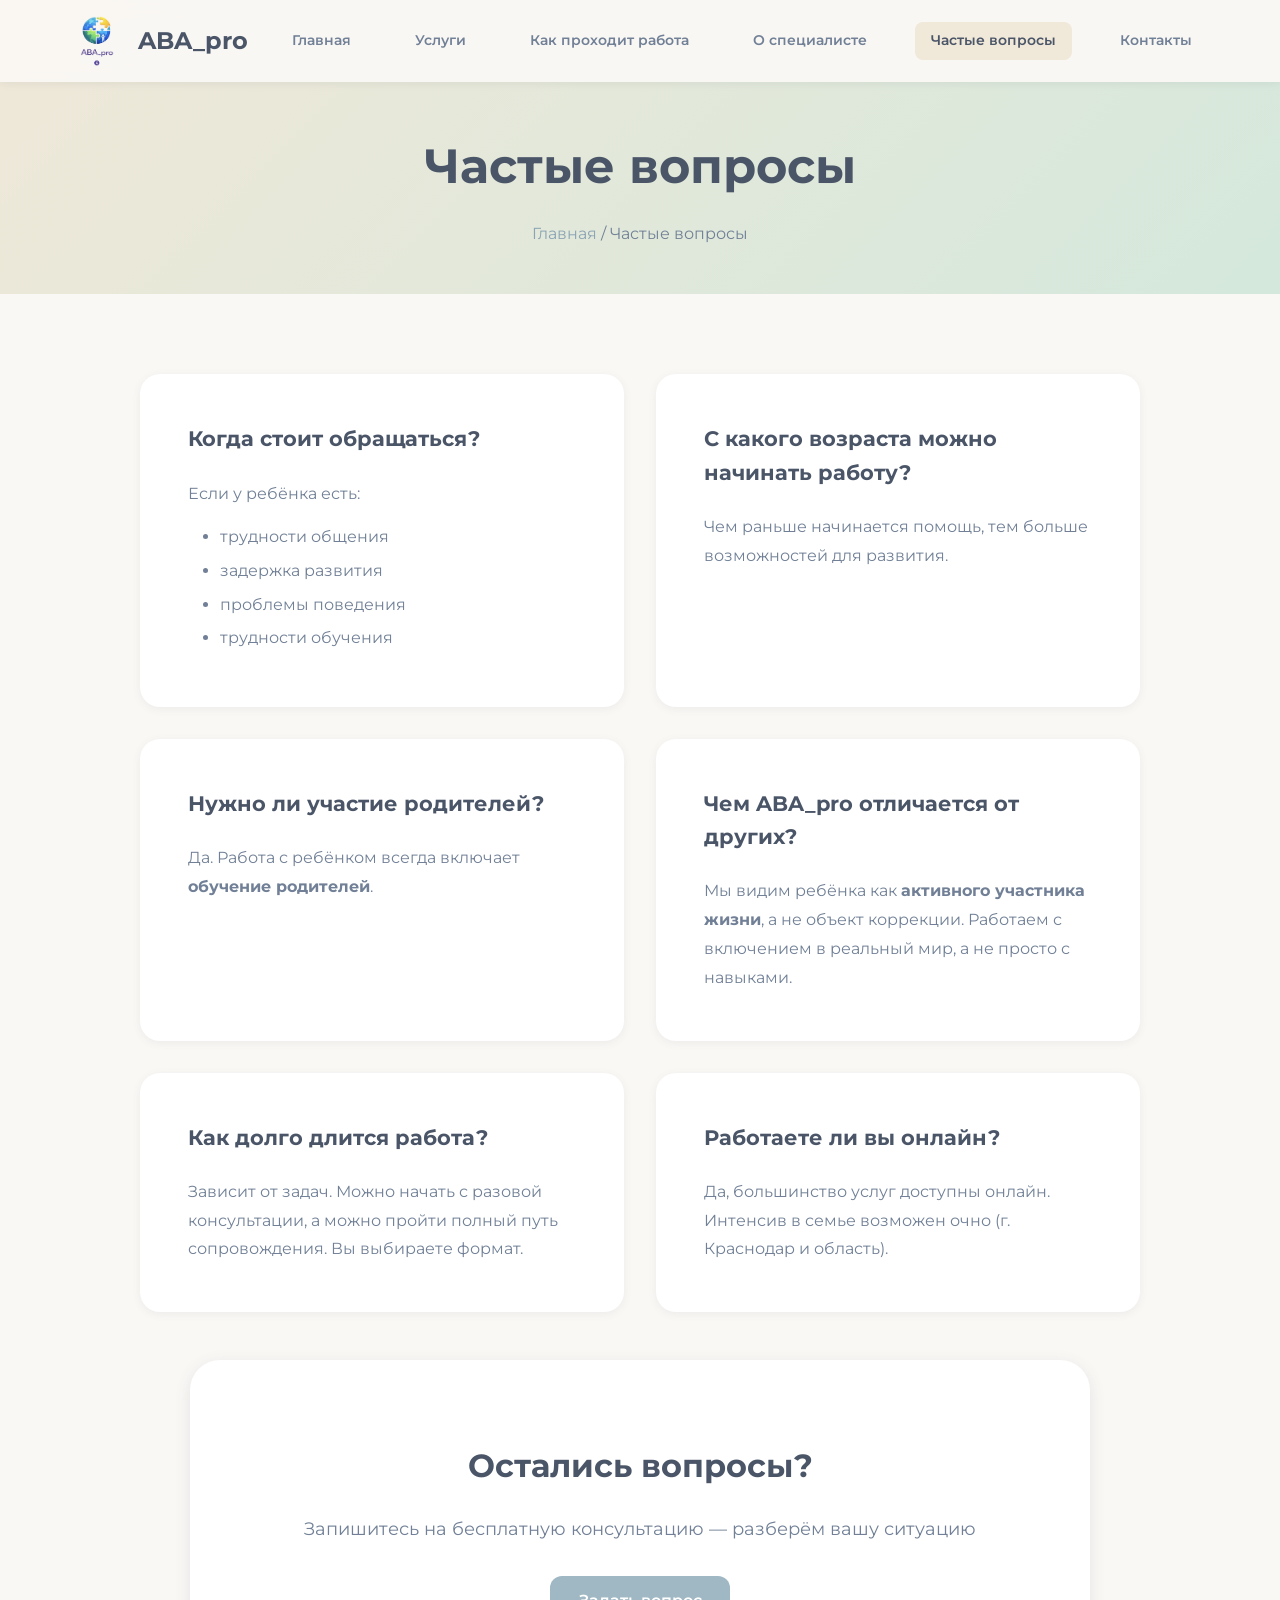
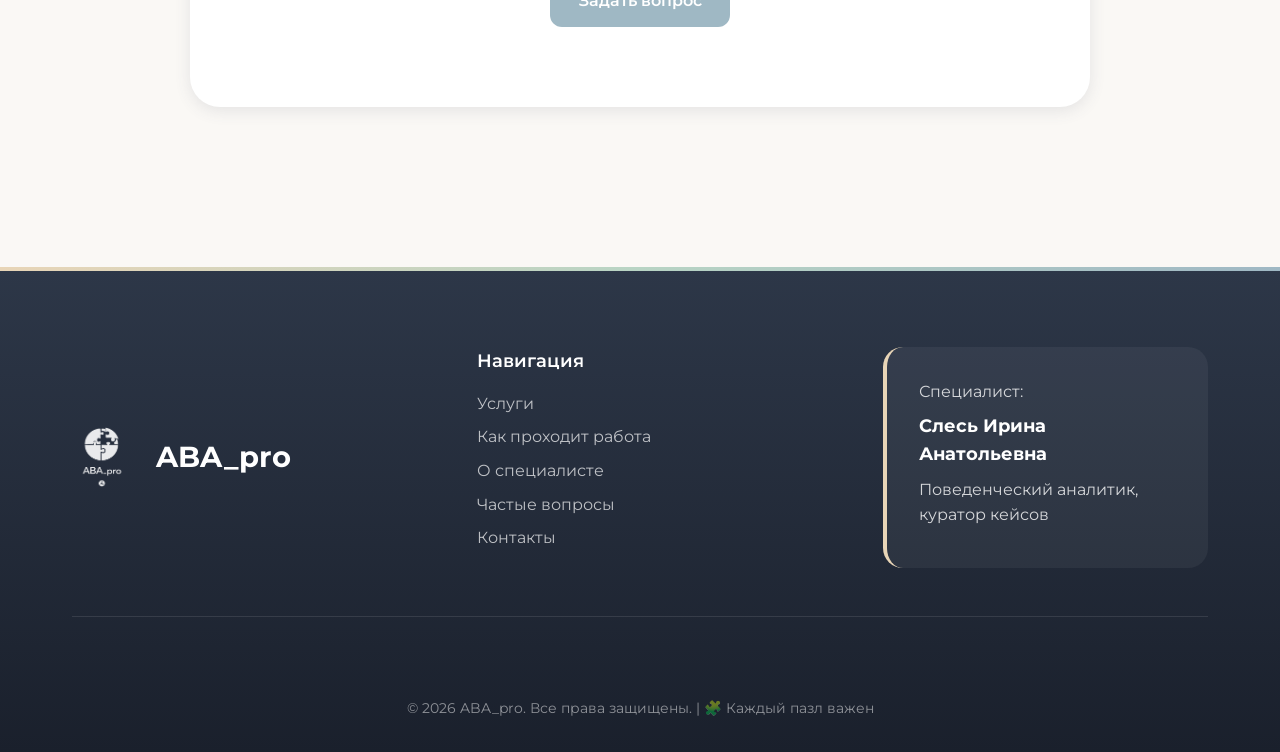
<file: faq.html>
<!DOCTYPE html>
<html lang="ru">
<head>
    <meta charset="UTF-8">
    <meta name="viewport" content="width=device-width, initial-scale=1.0">
    <meta name="description" content="Частые вопросы об ABA-терапии и работе ABA_pro">
    <title>Частые вопросы — ABA_pro</title>
    <link rel="stylesheet" href="style.css">
    <link href="https://fonts.googleapis.com/css2?family=Montserrat:wght@300;400;600;700&display=swap" rel="stylesheet">
</head>
<body>
    <nav class="navbar">
        <div class="container nav-container">
            <a href="index.html" class="logo">
                <img src="images\ЛОГОТИП №2.png" alt="ABA_pro" class="logo-img">
                <span class="logo-text">ABA_pro</span>
            </a>
            <ul class="nav-menu">
    <li><a href="index.html" class="nav-link">Главная</a></li>
    <li><a href="services.html" class="nav-link">Услуги</a></li>
    <li><a href="program.html" class="nav-link">Как проходит работа</a></li>
    <li><a href="about.html" class="nav-link">О специалисте</a></li>
    <li><a href="faq.html" class="nav-link active">Частые вопросы</a></li>
    <li><a href="contacts.html" class="nav-link">Контакты</a></li>
</ul>
            <div class="hamburger"><span></span><span></span><span></span></div>
        </div>
    </nav>

    <section class="page-header">
        <div class="container">
            <h1>Частые вопросы</h1>
            <p class="breadcrumb"><a href="index.html">Главная</a> / Частые вопросы</p>
        </div>
    </section>

    <section class="faq-section">
        <div class="container">
            <div class="faq-grid">
                <div class="faq-item">
                    <h3>Когда стоит обращаться?</h3>
                    <p>Если у ребёнка есть:</p>
                    <ul>
                        <li>трудности общения</li>
                        <li>задержка развития</li>
                        <li>проблемы поведения</li>
                        <li>трудности обучения</li>
                    </ul>
                </div>

                <div class="faq-item">
                    <h3>С какого возраста можно начинать работу?</h3>
                    <p>Чем раньше начинается помощь, тем больше возможностей для развития.</p>
                </div>

                <div class="faq-item">
                    <h3>Нужно ли участие родителей?</h3>
                    <p>Да. Работа с ребёнком всегда включает <strong>обучение родителей</strong>.</p>
                </div>

                <div class="faq-item">
                    <h3>Чем ABA_pro отличается от других?</h3>
                    <p>Мы видим ребёнка как <strong>активного участника жизни</strong>, а не объект коррекции. Работаем с включением в реальный мир, а не просто с навыками.</p>
                </div>

                <div class="faq-item">
                    <h3>Как долго длится работа?</h3>
                    <p>Зависит от задач. Можно начать с разовой консультации, а можно пройти полный путь сопровождения. Вы выбираете формат.</p>
                </div>

                <div class="faq-item">
                    <h3>Работаете ли вы онлайн?</h3>
                    <p>Да, большинство услуг доступны онлайн. Интенсив в семье возможен очно (г. Краснодар и область).</p>
                </div>
            </div>

            <div class="faq-cta">
                <h2>Остались вопросы?</h2>
                <p>Запишитесь на бесплатную консультацию — разберём вашу ситуацию</p>
                <a href="contacts.html" class="btn btn-primary btn-large">Задать вопрос</a>
            </div>
        </div>
    </section>

    <footer class="footer">
        <div class="container">
            <div class="footer-content">
                <div class="footer-logo">
                    <img src="images\ЛОГОТИП №2.png" alt="ABA_pro" class="logo-img">
                    <span class="logo-text">ABA_pro</span>
                </div>
                <div class="footer-links">
                    <h4>Навигация</h4>
                    <a href="services.html">Услуги</a>
                    <a href="process.html">Как проходит работа</a>
                    <a href="about.html">О специалисте</a>
                    <a href="faq.html">Частые вопросы</a>
                    <a href="contacts.html">Контакты</a>
                </div>
                <div class="footer-specialist">
                    <p>Специалист:</p>
                    <p><strong>Слесь Ирина Анатольевна</strong></p>
                    <p>Поведенческий аналитик, куратор кейсов</p>
                </div>
            </div>
            <div class="footer-bottom">
                <p>&copy; 2026 ABA_pro. Все права защищены. | 🧩 Каждый пазл важен</p>
            </div>
        </div>
    </footer>

    <script src="script.js"></script>
</body>
</html>
</file>
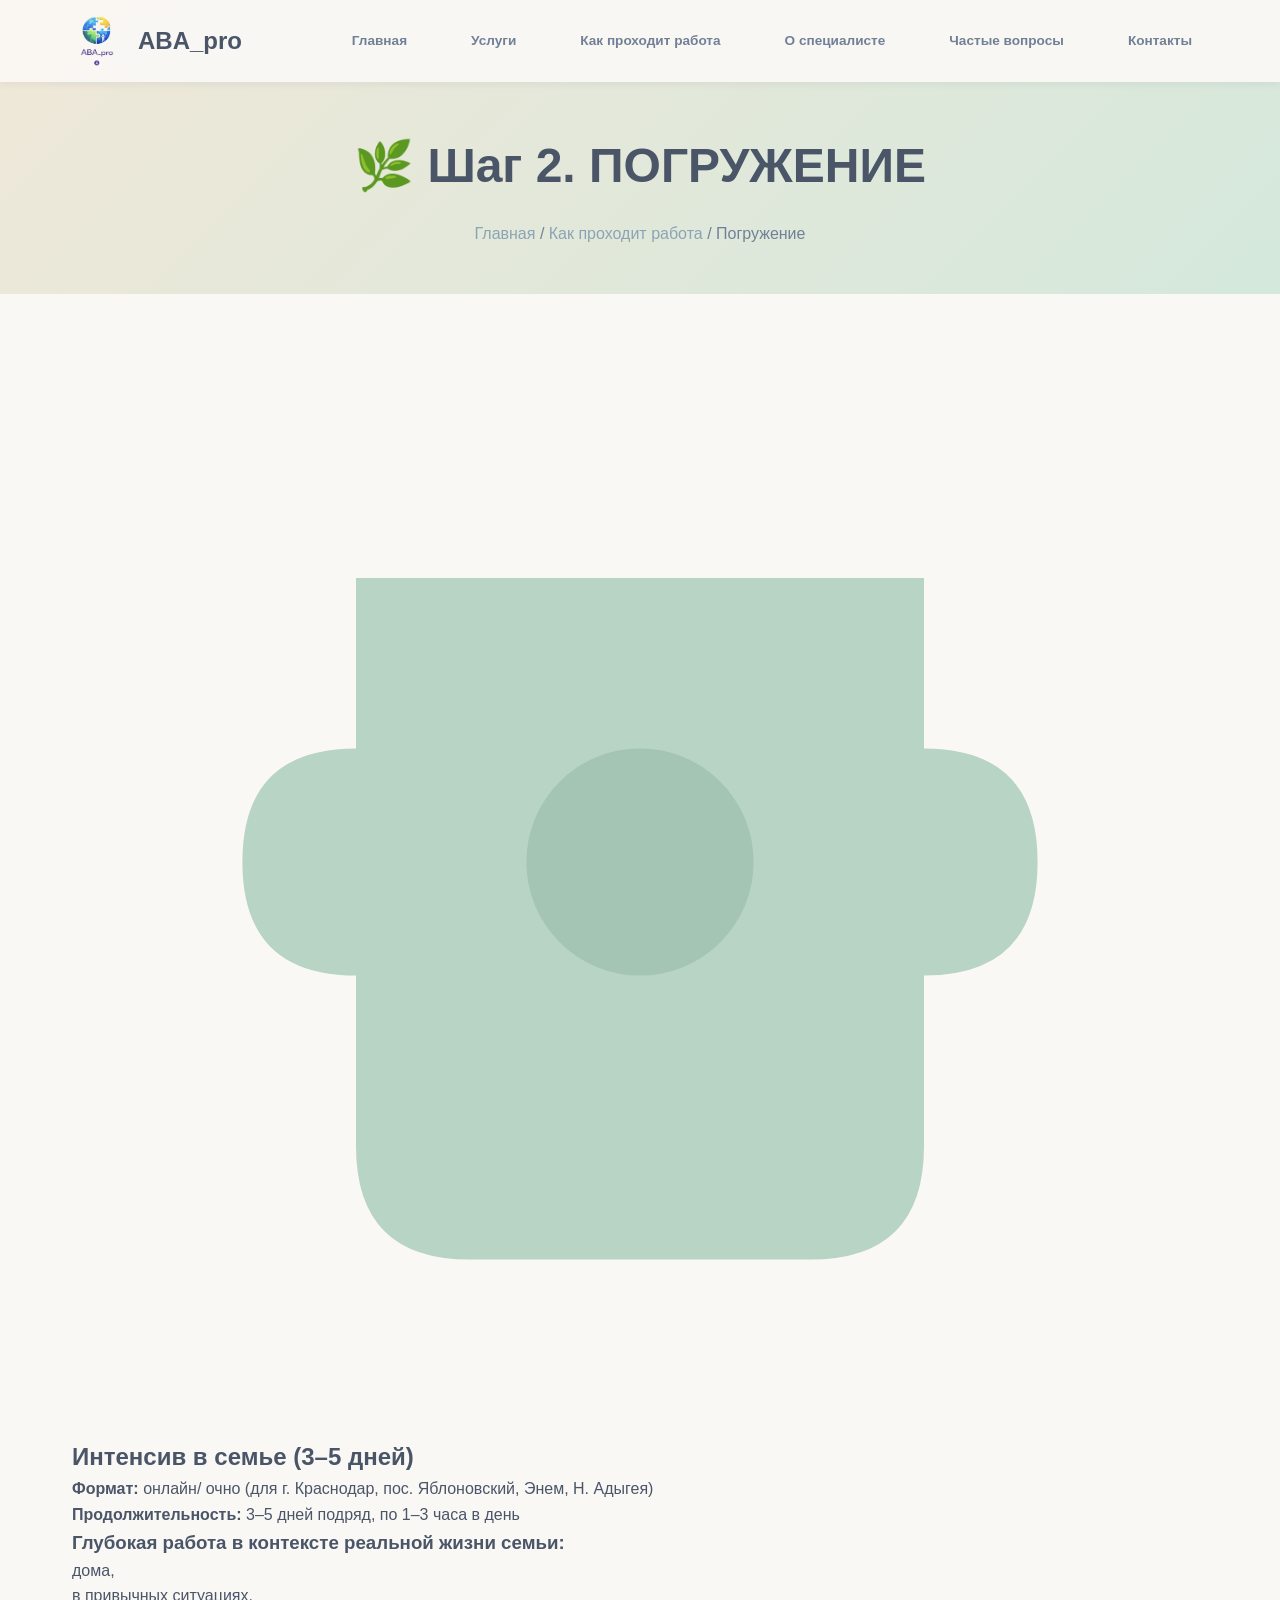
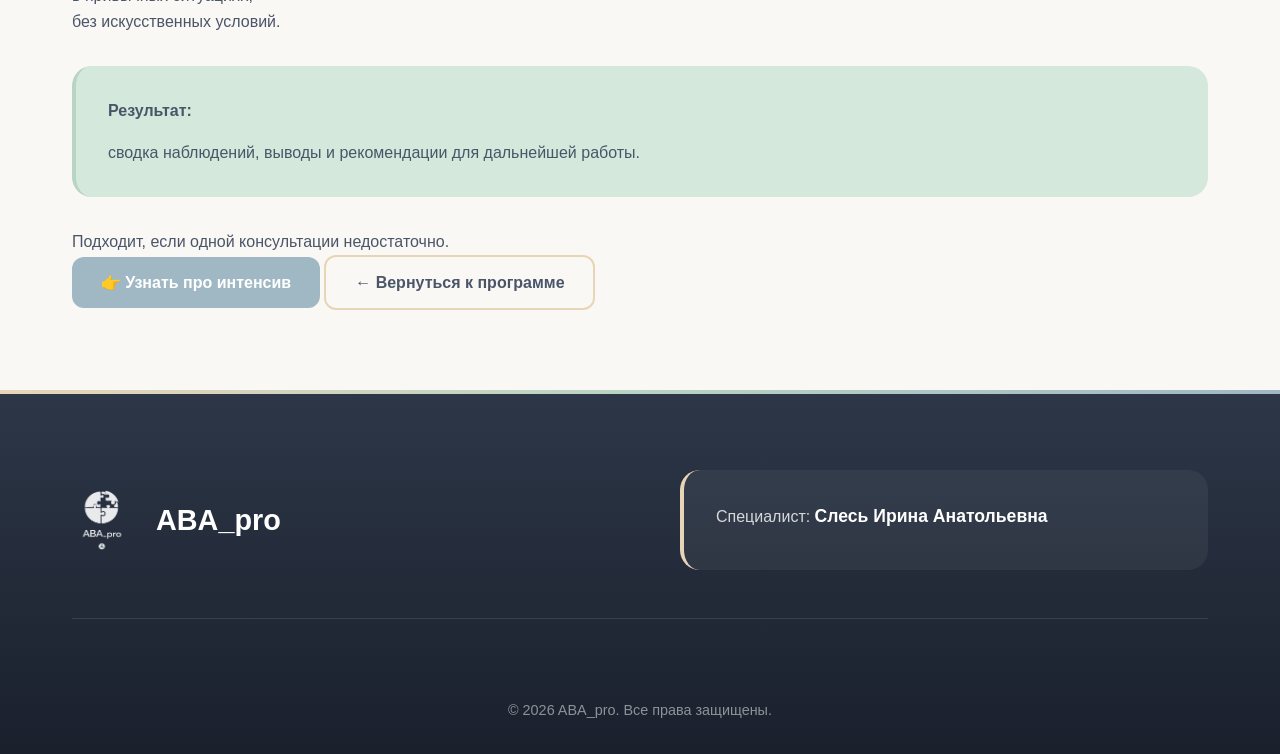
<file: immersion.html>
<!DOCTYPE html>
<html lang="ru">
<head>
    <meta charset="UTF-8">
    <meta name="viewport" content="width=device-width, initial-scale=1.0">
    <title>Погружение — Интенсив в семье | ABA_pro</title>
    <link rel="stylesheet" href="style.css">
    <link href="https://fonts.googleapis.com/css2?family=Nunito:wght@300;400;600;700&display=swap" rel="stylesheet">
</head>
<body>
    <nav class="navbar">
        <div class="container nav-container">
            <a href="index.html" class="logo">
                <img src="images\ЛОГОТИП №2.png" alt="ABA_pro" class="logo-img">
                <span class="logo-text">ABA_pro</span>
            </a>
            <ul class="nav-menu">
    <li><a href="index.html" class="nav-link">Главная</a></li>
    <li><a href="services.html" class="nav-link">Услуги</a></li>
    <li><a href="program.html" class="nav-link">Как проходит работа</a></li>
    <li><a href="about.html" class="nav-link">О специалисте</a></li>
    <li><a href="faq.html" class="nav-link">Частые вопросы</a></li>
    <li><a href="contacts.html" class="nav-link">Контакты</a></li>
</ul>
            <div class="hamburger"><span></span><span></span><span></span></div>
        </div>
    </nav>

    <section class="page-header">
        <div class="container">
            <h1>🌿 Шаг 2. ПОГРУЖЕНИЕ</h1>
            <p class="breadcrumb"><a href="index.html">Главная</a> / <a href="program.html">Как проходит работа</a> / Погружение</p>
        </div>
    </section>

    <section class="step-detail-page">
        <div class="container">
            <div class="step-detail-content">
                <div class="step-icon-large">
                    <svg viewBox="0 0 100 100" class="puzzle-svg">
                        <path d="M 25,25 L 75,25 L 75,40 Q 85,40 85,50 Q 85,60 75,60 L 75,75 Q 75,85 65,85 L 35,85 Q 25,85 25,75 L 25,60 Q 15,60 15,50 Q 15,40 25,40 Z" fill="#B8D4C4"/>
                        <circle cx="50" cy="50" r="10" fill="#A4C4B4"/>
                    </svg>
                </div>

                <h2>Интенсив в семье (3–5 дней)</h2>
                
                <div class="step-info-block">
                    <div class="info-item">
                        <strong>Формат:</strong> онлайн/ очно (для г. Краснодар, пос. Яблоновский, Энем, Н. Адыгея)
                    </div>
                    <div class="info-item">
                        <strong>Продолжительность:</strong> 3–5 дней подряд, по 1–3 часа в день
                    </div>
                </div>

                <div class="step-description">
                    <h3>Глубокая работа в контексте реальной жизни семьи:</h3>
                    <ul class="detail-list">
                        <li>дома,</li>
                        <li>в привычных ситуациях,</li>
                        <li>без искусственных условий.</li>
                    </ul>

                    <div class="result-block">
                        <h4>Результат:</h4>
                        <p>сводка наблюдений, выводы и рекомендации для дальнейшей работы.</p>
                    </div>

                    <p class="note">Подходит, если одной консультации недостаточно.</p>
                </div>

                <div class="step-cta">
                    <a href="contacts.html" class="btn btn-primary btn-large">👉 Узнать про интенсив</a>
                    <a href="program.html" class="btn btn-secondary btn-large">← Вернуться к программе</a>
                </div>
            </div>
        </div>
    </section>

    <footer class="footer">
        <div class="container">
            <div class="footer-content">
                <div class="footer-logo"><img src="images\ЛОГОТИП №2.png" alt="ABA_pro" class="logo-img"><span class="logo-text">ABA_pro</span></div>
                <div class="footer-specialist"><p>Специалист: <strong>Слесь Ирина Анатольевна</strong></p></div>
            </div>
            <div class="footer-bottom"><p>&copy; 2026 ABA_pro. Все права защищены.</p></div>
        </div>
    </footer>
    <script src="script.js"></script>
</body>
</html>
</file>
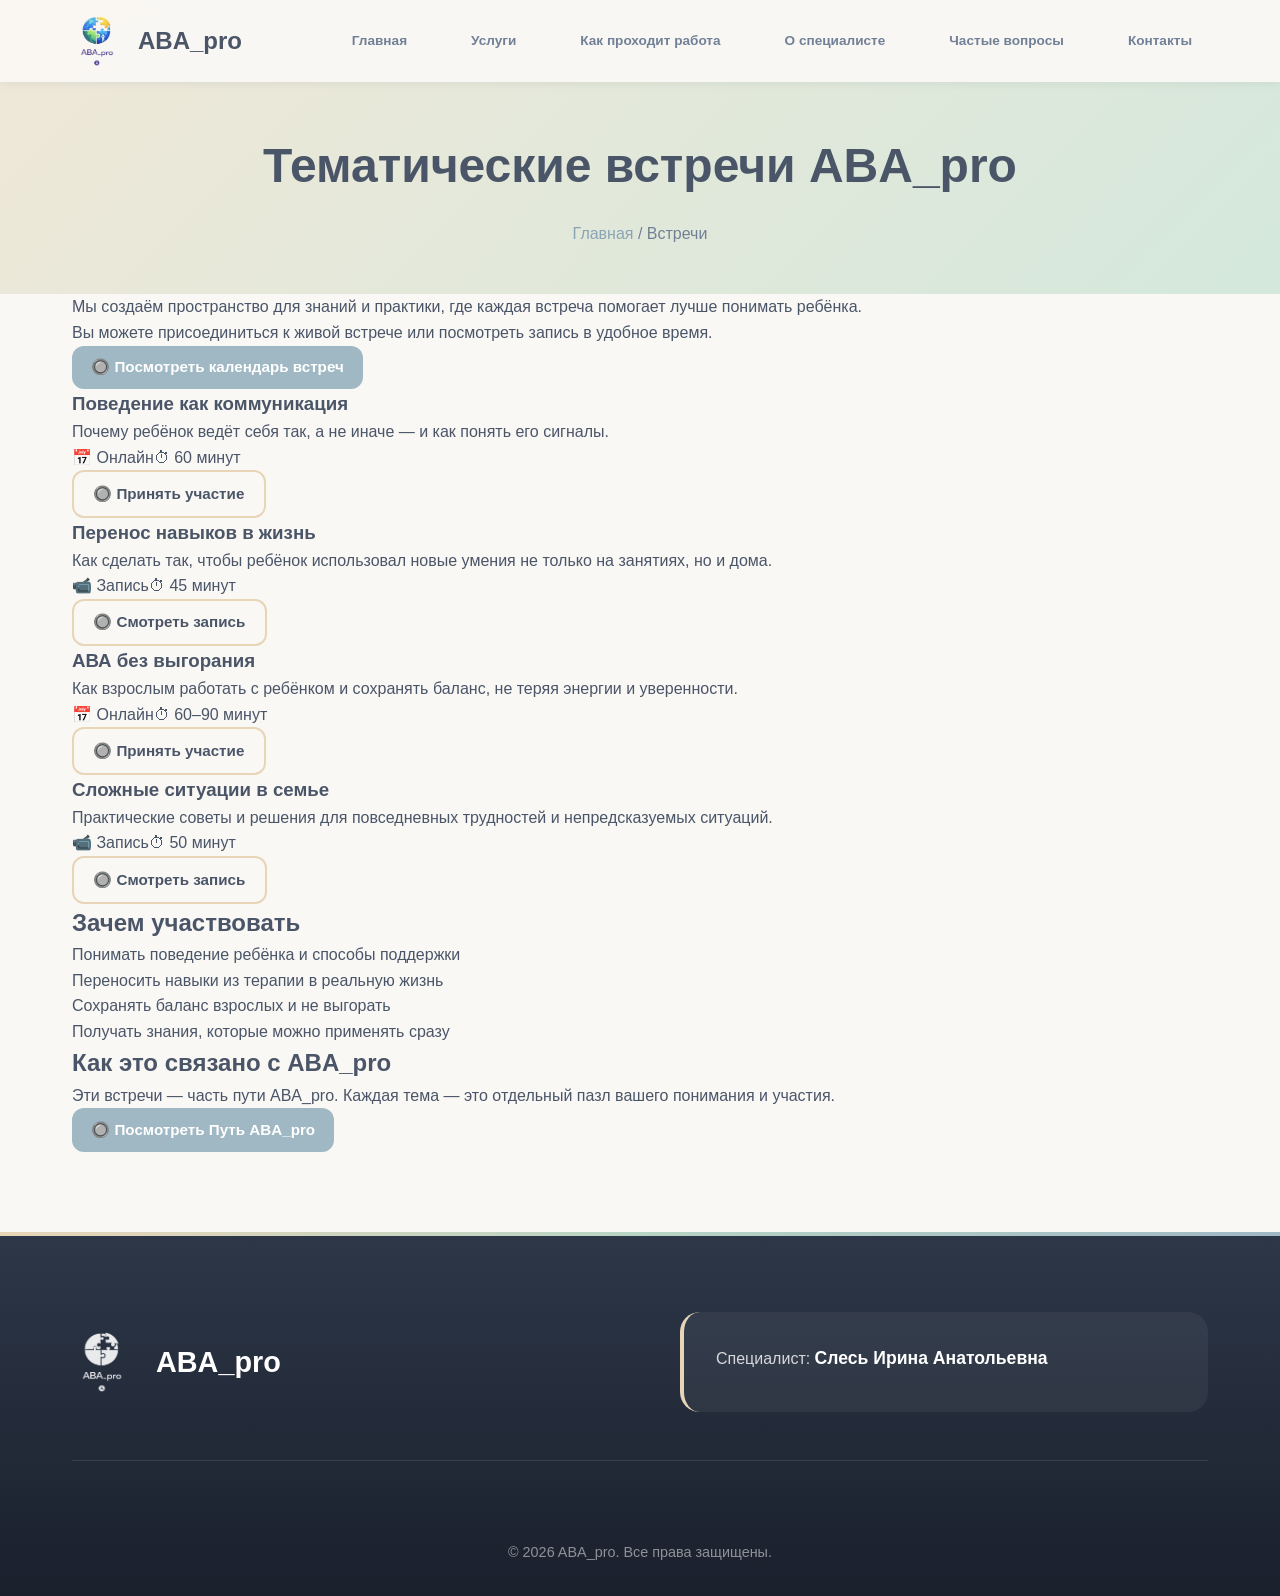
<file: meetings.html>
<!DOCTYPE html>
<html lang="ru">
<head>
    <meta charset="UTF-8">
    <meta name="viewport" content="width=device-width, initial-scale=1.0">
    <title>Тематические встречи — ABA_pro</title>
    <link rel="stylesheet" href="style.css">
    <link href="https://fonts.googleapis.com/css2?family=Nunito:wght@300;400;600;700&display=swap" rel="stylesheet">
</head>
<body>
    <nav class="navbar">
        <div class="container nav-container">
            <a href="index.html" class="logo">
                <img src="images\ЛОГОТИП №2.png" alt="ABA_pro" class="logo-img">
                <span class="logo-text">ABA_pro</span>
            </a>
            <ul class="nav-menu">
    <li><a href="index.html" class="nav-link">Главная</a></li>
    <li><a href="services.html" class="nav-link">Услуги</a></li>
    <li><a href="program.html" class="nav-link">Как проходит работа</a></li>
    <li><a href="about.html" class="nav-link">О специалисте</a></li>
    <li><a href="faq.html" class="nav-link">Частые вопросы</a></li>
    <li><a href="contacts.html" class="nav-link">Контакты</a></li>
</ul>
            <div class="hamburger"><span></span><span></span><span></span></div>
        </div>
    </nav>

    <section class="page-header">
        <div class="container">
            <h1>Тематические встречи ABA_pro</h1>
            <p class="breadcrumb"><a href="index.html">Главная</a> / Встречи</p>
        </div>
    </section>

    <section class="meetings-intro">
        <div class="container">
            <p class="lead">Мы создаём пространство для знаний и практики, где каждая встреча помогает лучше понимать ребёнка.</p>
            <p>Вы можете присоединиться к живой встрече или посмотреть запись в удобное время.</p>
            <a href="#calendar" class="btn btn-primary">🔘 Посмотреть календарь встреч</a>
        </div>
    </section>

    <section class="meetings-grid" id="calendar">
        <div class="container">
            <div class="meeting-card">
                <div class="card-puzzle"></div>
                <h3>Поведение как коммуникация</h3>
                <p>Почему ребёнок ведёт себя так, а не иначе — и как понять его сигналы.</p>
                <div class="card-meta"><span>📅 Онлайн</span><span>⏱ 60 минут</span></div>
                <a href="contacts.html" class="btn btn-secondary">🔘 Принять участие</a>
            </div>
            <div class="meeting-card">
                <div class="card-puzzle"></div>
                <h3>Перенос навыков в жизнь</h3>
                <p>Как сделать так, чтобы ребёнок использовал новые умения не только на занятиях, но и дома.</p>
                <div class="card-meta"><span>📹 Запись</span><span>⏱ 45 минут</span></div>
                <a href="#" class="btn btn-secondary">🔘 Смотреть запись</a>
            </div>
            <div class="meeting-card">
                <div class="card-puzzle"></div>
                <h3>АВА без выгорания</h3>
                <p>Как взрослым работать с ребёнком и сохранять баланс, не теряя энергии и уверенности.</p>
                <div class="card-meta"><span>📅 Онлайн</span><span>⏱ 60–90 минут</span></div>
                <a href="contacts.html" class="btn btn-secondary">🔘 Принять участие</a>
            </div>
            <div class="meeting-card">
                <div class="card-puzzle"></div>
                <h3>Сложные ситуации в семье</h3>
                <p>Практические советы и решения для повседневных трудностей и непредсказуемых ситуаций.</p>
                <div class="card-meta"><span>📹 Запись</span><span>⏱ 50 минут</span></div>
                <a href="#" class="btn btn-secondary">🔘 Смотреть запись</a>
            </div>
        </div>
    </section>

    <section class="why-useful-block">
        <div class="container">
            <h2>Зачем участвовать</h2>
            <ul class="useful-list">
                <li>Понимать поведение ребёнка и способы поддержки</li>
                <li>Переносить навыки из терапии в реальную жизнь</li>
                <li>Сохранять баланс взрослых и не выгорать</li>
                <li>Получать знания, которые можно применять сразу</li>
            </ul>
        </div>
    </section>

    <section class="connect-block">
        <div class="container">
            <h2>Как это связано с ABA_pro</h2>
            <p>Эти встречи — часть пути ABA_pro. Каждая тема — это отдельный пазл вашего понимания и участия.</p>
            <a href="program.html" class="btn btn-primary">🔘 Посмотреть Путь ABA_pro</a>
        </div>
    </section>

    <footer class="footer">
        <div class="container">
            <div class="footer-content">
                <div class="footer-logo"><img src="images\ЛОГОТИП №2.png" alt="ABA_pro" class="logo-img"><span class="logo-text">ABA_pro</span></div>
                <div class="footer-specialist"><p>Специалист: <strong>Слесь Ирина Анатольевна</strong></p></div>
            </div>
            <div class="footer-bottom"><p>&copy; 2026 ABA_pro. Все права защищены.</p></div>
        </div>
    </footer>
    <script src="script.js"></script>
</body>
</html>
</file>
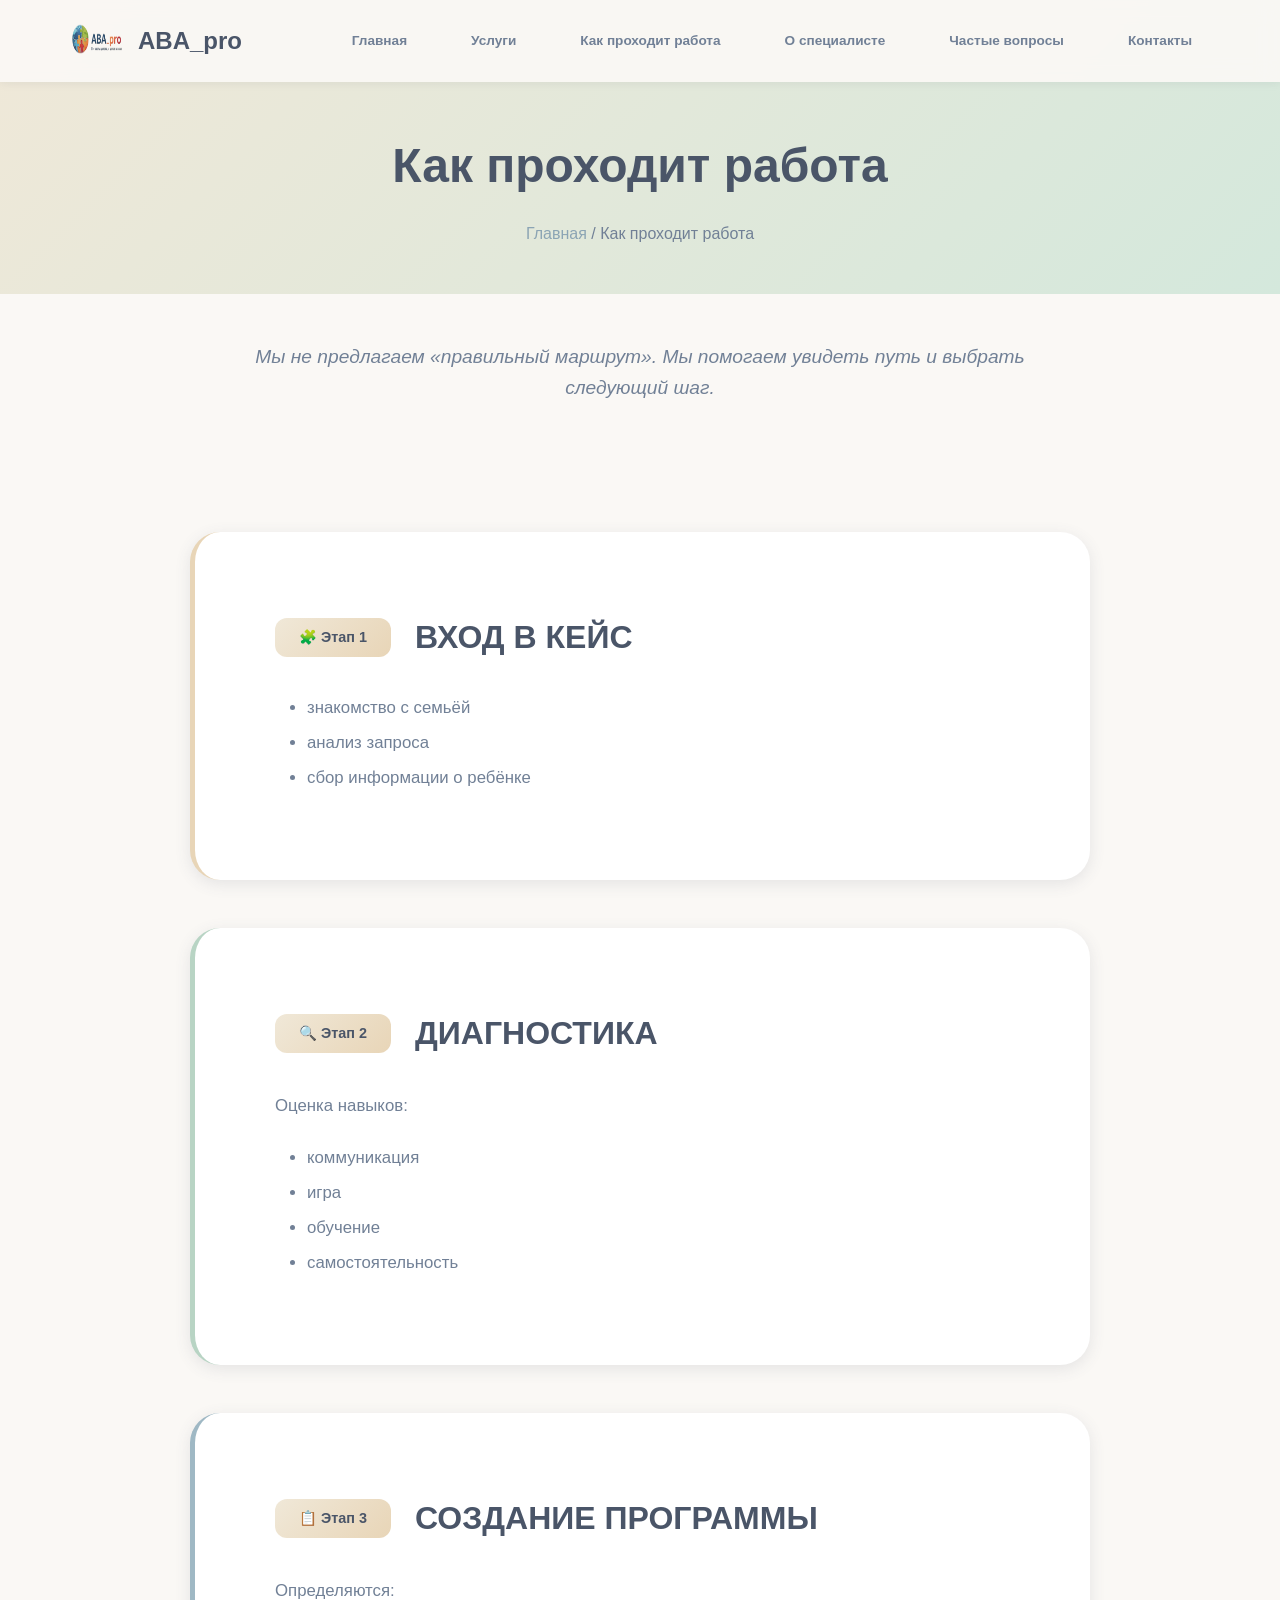
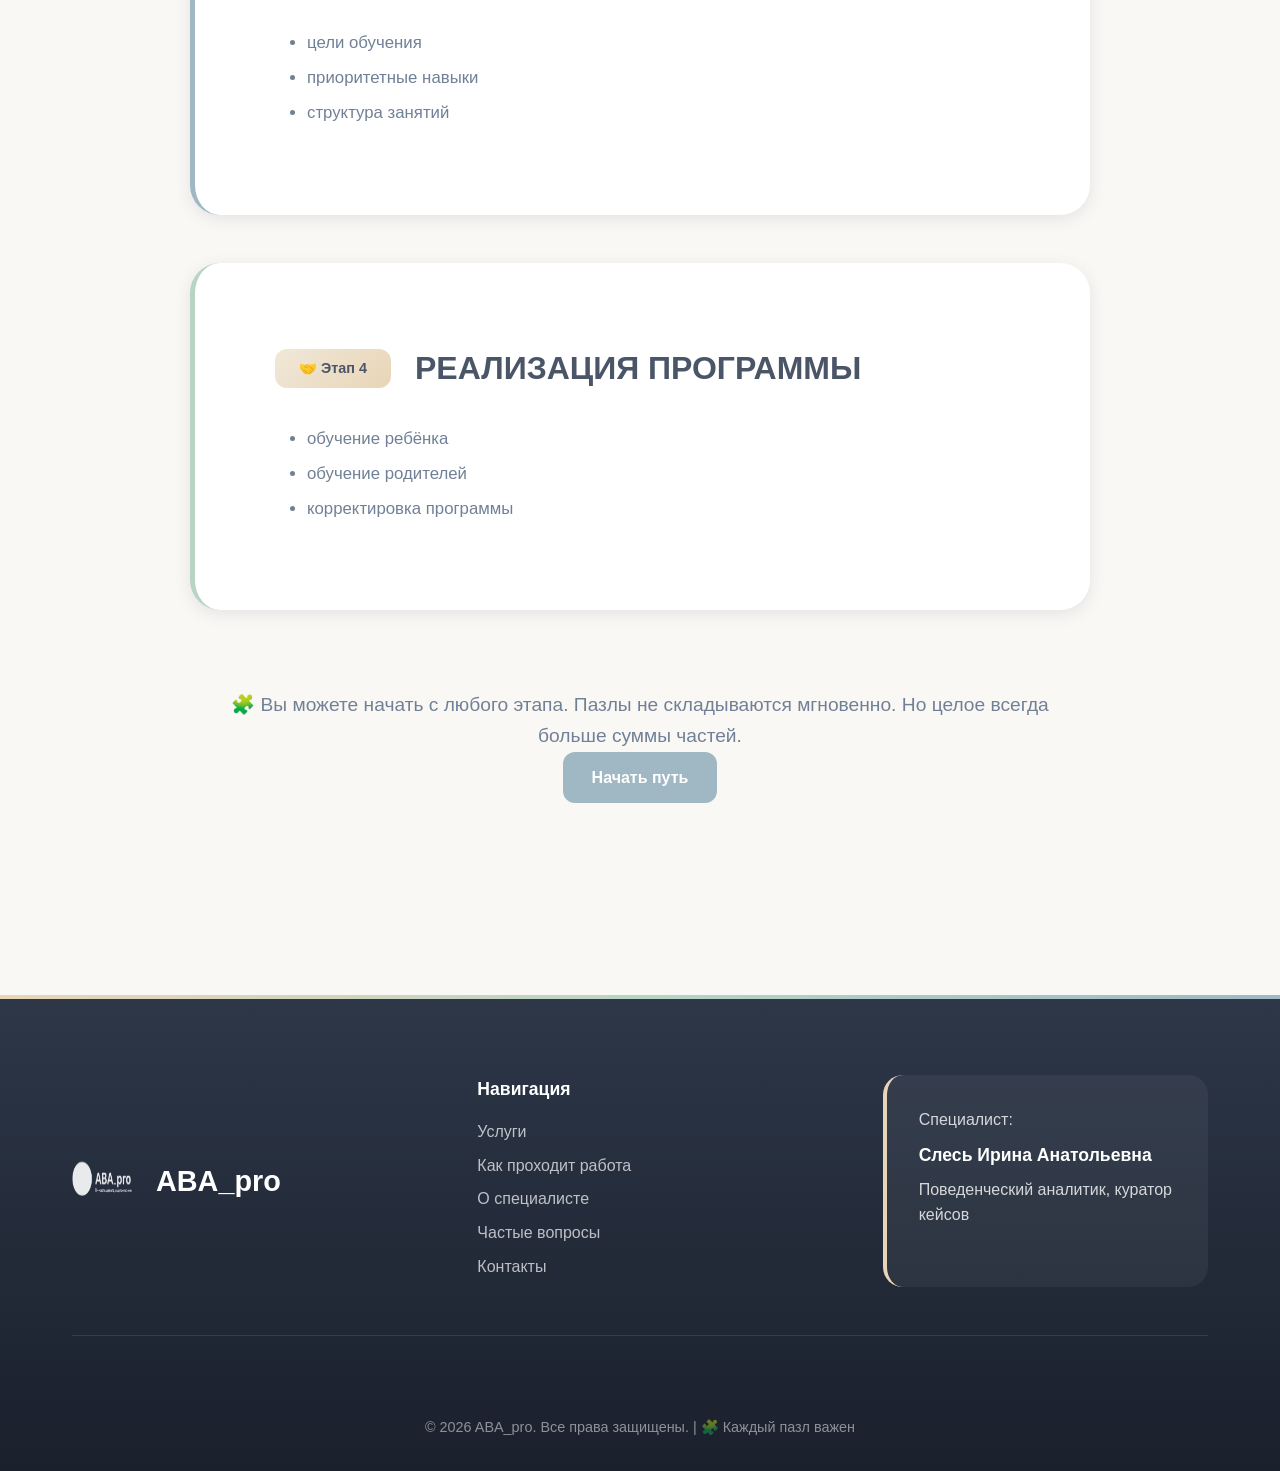
<file: process.html>
<!DOCTYPE html>
<html lang="ru">
<head>
    <meta charset="UTF-8">
    <meta name="viewport" content="width=device-width, initial-scale=1.0">
    <meta name="description" content="Как проходит работа с ABA_pro — 4 этапа пути">
    <title>Как проходит работа — ABA_pro</title>
    <link rel="stylesheet" href="style.css">
    <link href="https://fonts.googleapis.com/css2?family=Nunito:wght@300;400;600;700&display=swap" rel="stylesheet">
</head>
<body>
    <nav class="navbar">
        <div class="container nav-container">
            <a href="index.html" class="logo">
                <img src="images/Лого.png" alt="ABA_pro" class="logo-img">
                <span class="logo-text">ABA_pro</span>
            </a>
            <ul class="nav-menu">
    <li><a href="index.html" class="nav-link">Главная</a></li>
    <li><a href="services.html" class="nav-link">Услуги</a></li>
    <li><a href="program.html" class="nav-link">Как проходит работа</a></li>
    <li><a href="about.html" class="nav-link">О специалисте</a></li>
    <li><a href="faq.html" class="nav-link">Частые вопросы</a></li>
    <li><a href="contacts.html" class="nav-link">Контакты</a></li>
</ul>
            <div class="hamburger"><span></span><span></span><span></span></div>
        </div>
    </nav>

    <section class="page-header">
        <div class="container">
            <h1>Как проходит работа</h1>
            <p class="breadcrumb"><a href="index.html">Главная</a> / Как проходит работа</p>
        </div>
    </section>

    <section class="process-intro">
        <div class="container">
            <p class="intro-text">Мы не предлагаем «правильный маршрут». Мы помогаем увидеть путь и выбрать следующий шаг.</p>
        </div>
    </section>

    <section class="process-steps">
        <div class="container">
            <div class="process-step">
                <div class="step-header">
                    <div class="step-badge">🧩 Этап 1</div>
                    <h2>ВХОД В КЕЙС</h2>
                </div>
                <div class="step-content">
                    <ul class="step-list">
                        <li>знакомство с семьёй</li>
                        <li>анализ запроса</li>
                        <li>сбор информации о ребёнке</li>
                    </ul>
                </div>
            </div>

            <div class="process-step">
                <div class="step-header">
                    <div class="step-badge">🔍 Этап 2</div>
                    <h2>ДИАГНОСТИКА</h2>
                </div>
                <div class="step-content">
                    <p>Оценка навыков:</p>
                    <ul class="step-list">
                        <li>коммуникация</li>
                        <li>игра</li>
                        <li>обучение</li>
                        <li>самостоятельность</li>
                    </ul>
                </div>
            </div>

            <div class="process-step">
                <div class="step-header">
                    <div class="step-badge">📋 Этап 3</div>
                    <h2>СОЗДАНИЕ ПРОГРАММЫ</h2>
                </div>
                <div class="step-content">
                    <p>Определяются:</p>
                    <ul class="step-list">
                        <li>цели обучения</li>
                        <li>приоритетные навыки</li>
                        <li>структура занятий</li>
                    </ul>
                </div>
            </div>

            <div class="process-step">
                <div class="step-header">
                    <div class="step-badge">🤝 Этап 4</div>
                    <h2>РЕАЛИЗАЦИЯ ПРОГРАММЫ</h2>
                </div>
                <div class="step-content">
                    <ul class="step-list">
                        <li>обучение ребёнка</li>
                        <li>обучение родителей</li>
                        <li>корректировка программы</li>
                    </ul>
                </div>
            </div>

            <div class="process-final-note">
                <p>🧩 Вы можете начать с любого этапа. Пазлы не складываются мгновенно. Но целое всегда больше суммы частей.</p>
                <a href="contacts.html" class="btn btn-primary btn-large">Начать путь</a>
            </div>
        </div>
    </section>

    <footer class="footer">
        <div class="container">
            <div class="footer-content">
                <div class="footer-logo">
                    <img src="images/Лого.png" alt="ABA_pro" class="logo-img">
                    <span class="logo-text">ABA_pro</span>
                </div>
                <div class="footer-links">
                    <h4>Навигация</h4>
                    <a href="services.html">Услуги</a>
                    <a href="process.html">Как проходит работа</a>
                    <a href="about.html">О специалисте</a>
                    <a href="faq.html">Частые вопросы</a>
                    <a href="contacts.html">Контакты</a>
                </div>
                <div class="footer-specialist">
                    <p>Специалист:</p>
                    <p><strong>Слесь Ирина Анатольевна</strong></p>
                    <p>Поведенческий аналитик, куратор кейсов</p>
                </div>
            </div>
            <div class="footer-bottom">
                <p>&copy; 2026 ABA_pro. Все права защищены. | 🧩 Каждый пазл важен</p>
            </div>
        </div>
    </footer>

    <script src="script.js"></script>
</body>
</html>
</file>
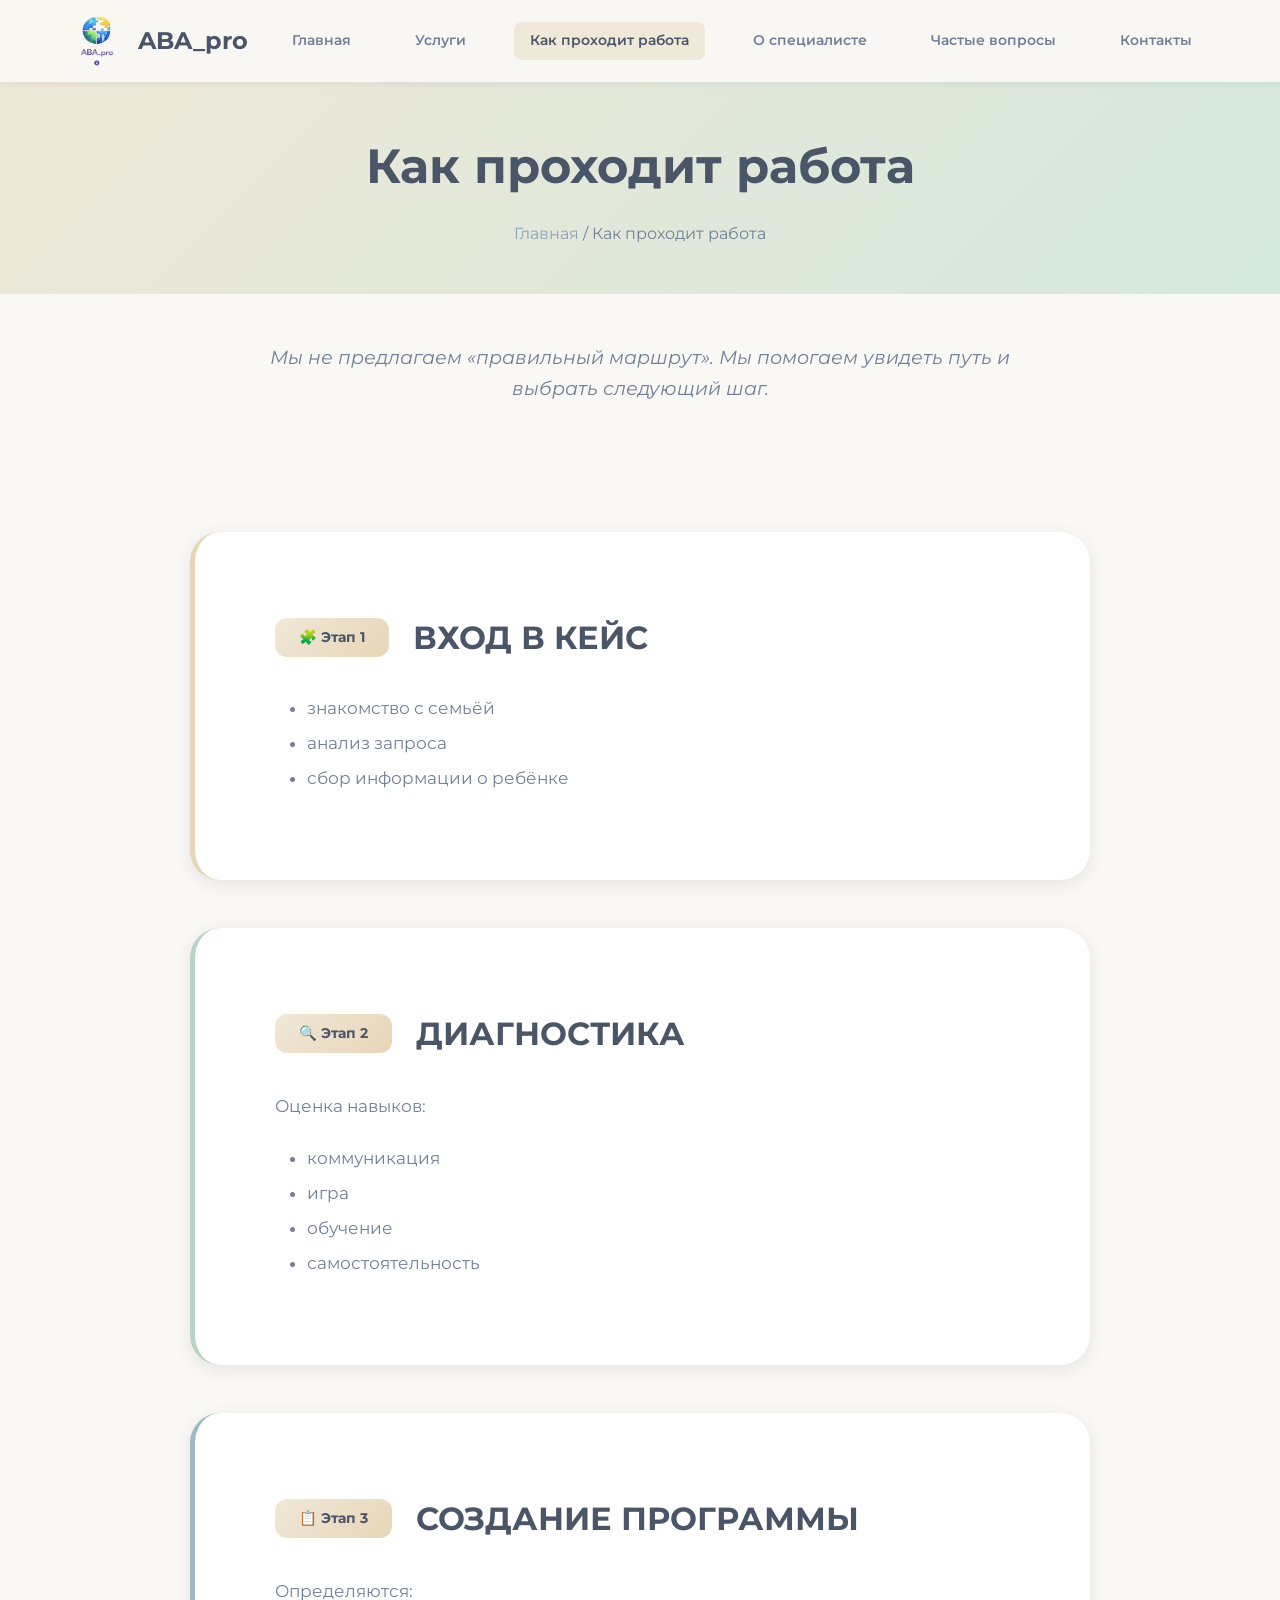
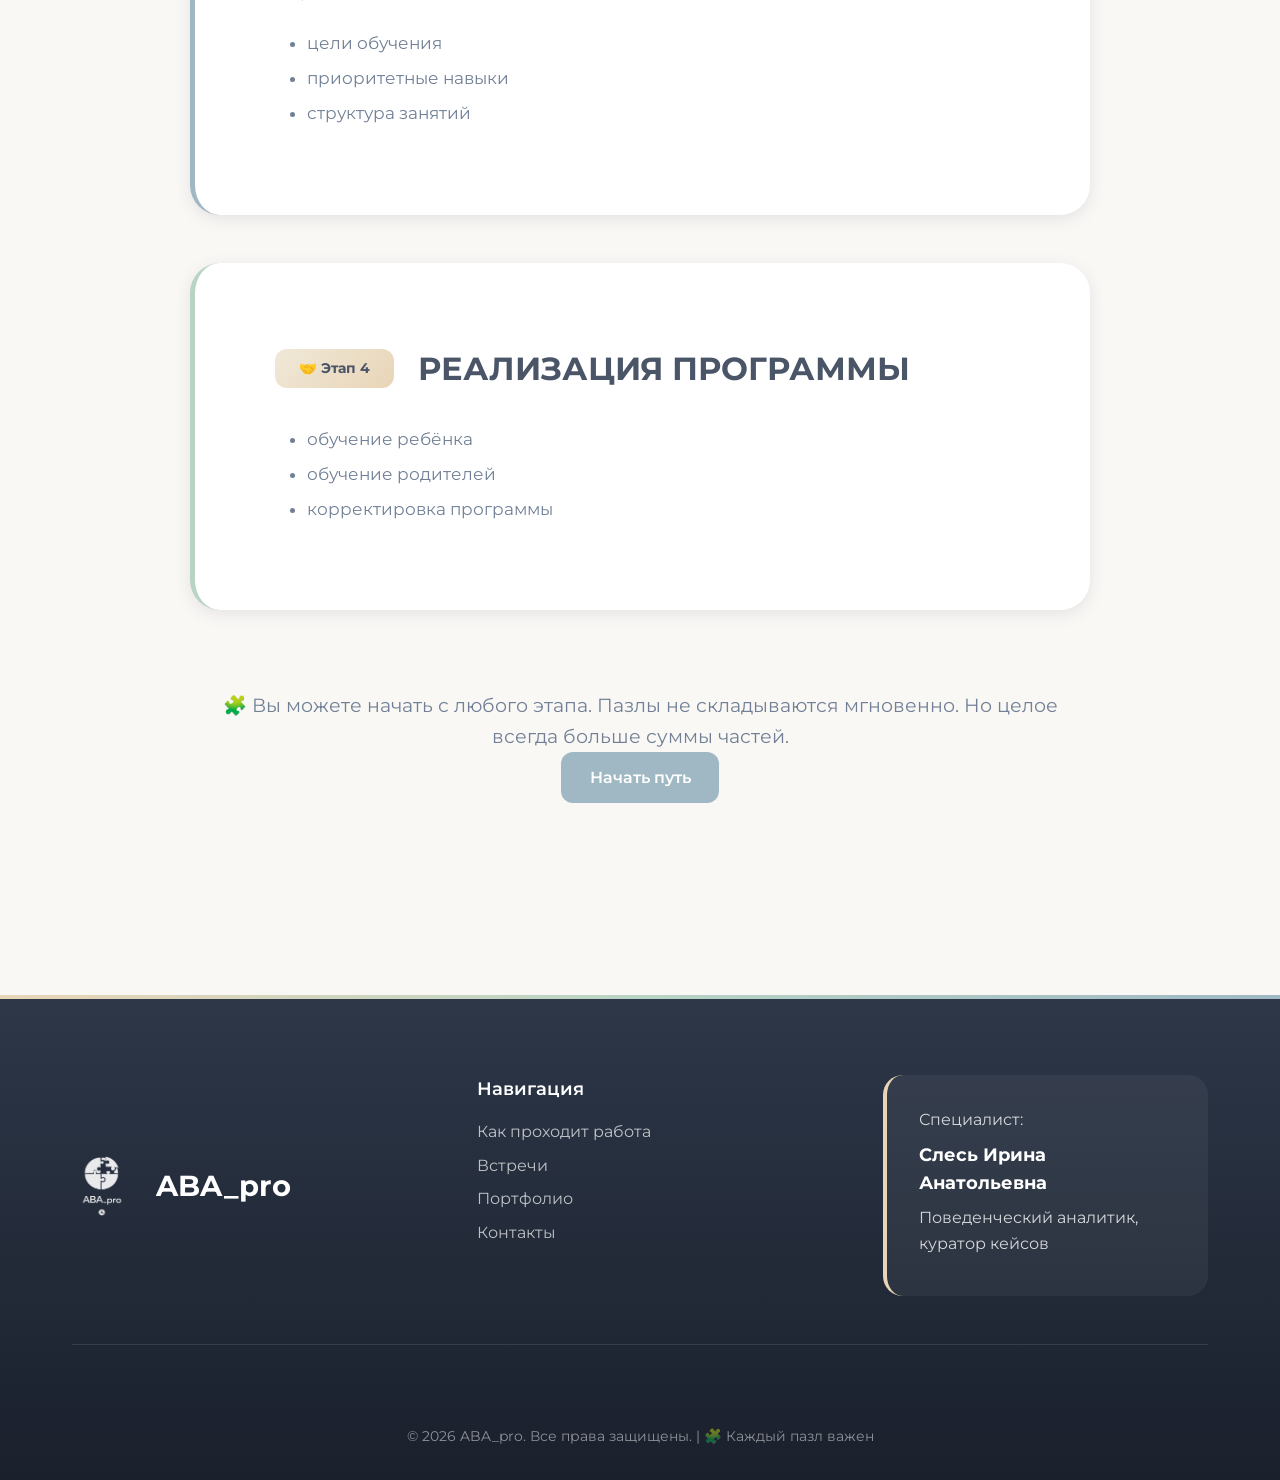
<file: program.html>
<!DOCTYPE html>
<html lang="ru">
<head>
    <meta charset="UTF-8">
    <meta name="viewport" content="width=device-width, initial-scale=1.0">
    <title>Как проходит работа — ABA_pro</title>
    <link rel="stylesheet" href="style.css">
    <link href="https://fonts.googleapis.com/css2?family=Montserrat:wght@300;400;600;700&display=swap" rel="stylesheet">
</head>
<body>
    <nav class="navbar">
        <div class="container nav-container">
            <a href="index.html" class="logo">
                <img src="images\ЛОГОТИП №2.png" alt="ABA_pro" class="logo-img">
                <span class="logo-text">ABA_pro</span>
            </a>
            <ul class="nav-menu">
    <li><a href="index.html" class="nav-link">Главная</a></li>
    <li><a href="services.html" class="nav-link">Услуги</a></li>
    <li><a href="program.html" class="nav-link active">Как проходит работа</a></li>
    <li><a href="about.html" class="nav-link">О специалисте</a></li>
    <li><a href="faq.html" class="nav-link">Частые вопросы</a></li>
    <li><a href="contacts.html" class="nav-link">Контакты</a></li>
</ul>
            <div class="hamburger"><span></span><span></span><span></span></div>
        </div>
    </nav>

    <section class="page-header">
        <div class="container">
            <h1>Как проходит работа</h1>
            <p class="breadcrumb"><a href="index.html">Главная</a> / Как проходит работа</p>
        </div>
    </section>

    <section class="process-intro">
        <div class="container">
            <p class="intro-text">Мы не предлагаем «правильный маршрут». Мы помогаем увидеть путь и выбрать следующий шаг.</p>
        </div>
    </section>

    <section class="process-steps">
        <div class="container">
            <div class="process-step">
                <div class="step-header">
                    <div class="step-badge">🧩 Этап 1</div>
                    <h2>ВХОД В КЕЙС</h2>
                </div>
                <div class="step-content">
                    <ul class="step-list">
                        <li>знакомство с семьёй</li>
                        <li>анализ запроса</li>
                        <li>сбор информации о ребёнке</li>
                    </ul>
                </div>
            </div>

            <div class="process-step">
                <div class="step-header">
                    <div class="step-badge">🔍 Этап 2</div>
                    <h2>ДИАГНОСТИКА</h2>
                </div>
                <div class="step-content">
                    <p>Оценка навыков:</p>
                    <ul class="step-list">
                        <li>коммуникация</li>
                        <li>игра</li>
                        <li>обучение</li>
                        <li>самостоятельность</li>
                    </ul>
                </div>
            </div>

            <div class="process-step">
                <div class="step-header">
                    <div class="step-badge">📋 Этап 3</div>
                    <h2>СОЗДАНИЕ ПРОГРАММЫ</h2>
                </div>
                <div class="step-content">
                    <p>Определяются:</p>
                    <ul class="step-list">
                        <li>цели обучения</li>
                        <li>приоритетные навыки</li>
                        <li>структура занятий</li>
                    </ul>
                </div>
            </div>

            <div class="process-step">
                <div class="step-header">
                    <div class="step-badge">🤝 Этап 4</div>
                    <h2>РЕАЛИЗАЦИЯ ПРОГРАММЫ</h2>
                </div>
                <div class="step-content">
                    <ul class="step-list">
                        <li>обучение ребёнка</li>
                        <li>обучение родителей</li>
                        <li>корректировка программы</li>
                    </ul>
                </div>
            </div>

            <div class="process-final-note">
                <p>🧩 Вы можете начать с любого этапа. Пазлы не складываются мгновенно. Но целое всегда больше суммы частей.</p>
                <a href="contacts.html" class="btn btn-primary btn-large">Начать путь</a>
            </div>
        </div>
    </section>

    <footer class="footer">
        <div class="container">
            <div class="footer-content">
                <div class="footer-logo">
                    <img src="images\ЛОГОТИП №2.png" alt="ABA_pro" class="logo-img">
                    <span class="logo-text">ABA_pro</span>
                </div>
                <div class="footer-links">
                    <h4>Навигация</h4>
                    <a href="program.html">Как проходит работа</a>
                    <a href="meetings.html">Встречи</a>
                    <a href="portfolio.html">Портфолио</a>
                    <a href="contacts.html">Контакты</a>
                </div>
                <div class="footer-specialist">
                    <p>Специалист:</p>
                    <p><strong>Слесь Ирина Анатольевна</strong></p>
                    <p>Поведенческий аналитик, куратор кейсов</p>
                </div>
            </div>
            <div class="footer-bottom">
                <p>&copy; 2026 ABA_pro. Все права защищены. | 🧩 Каждый пазл важен</p>
            </div>
        </div>
    </footer>

    <script src="script.js"></script>
</body>
</html>
</file>
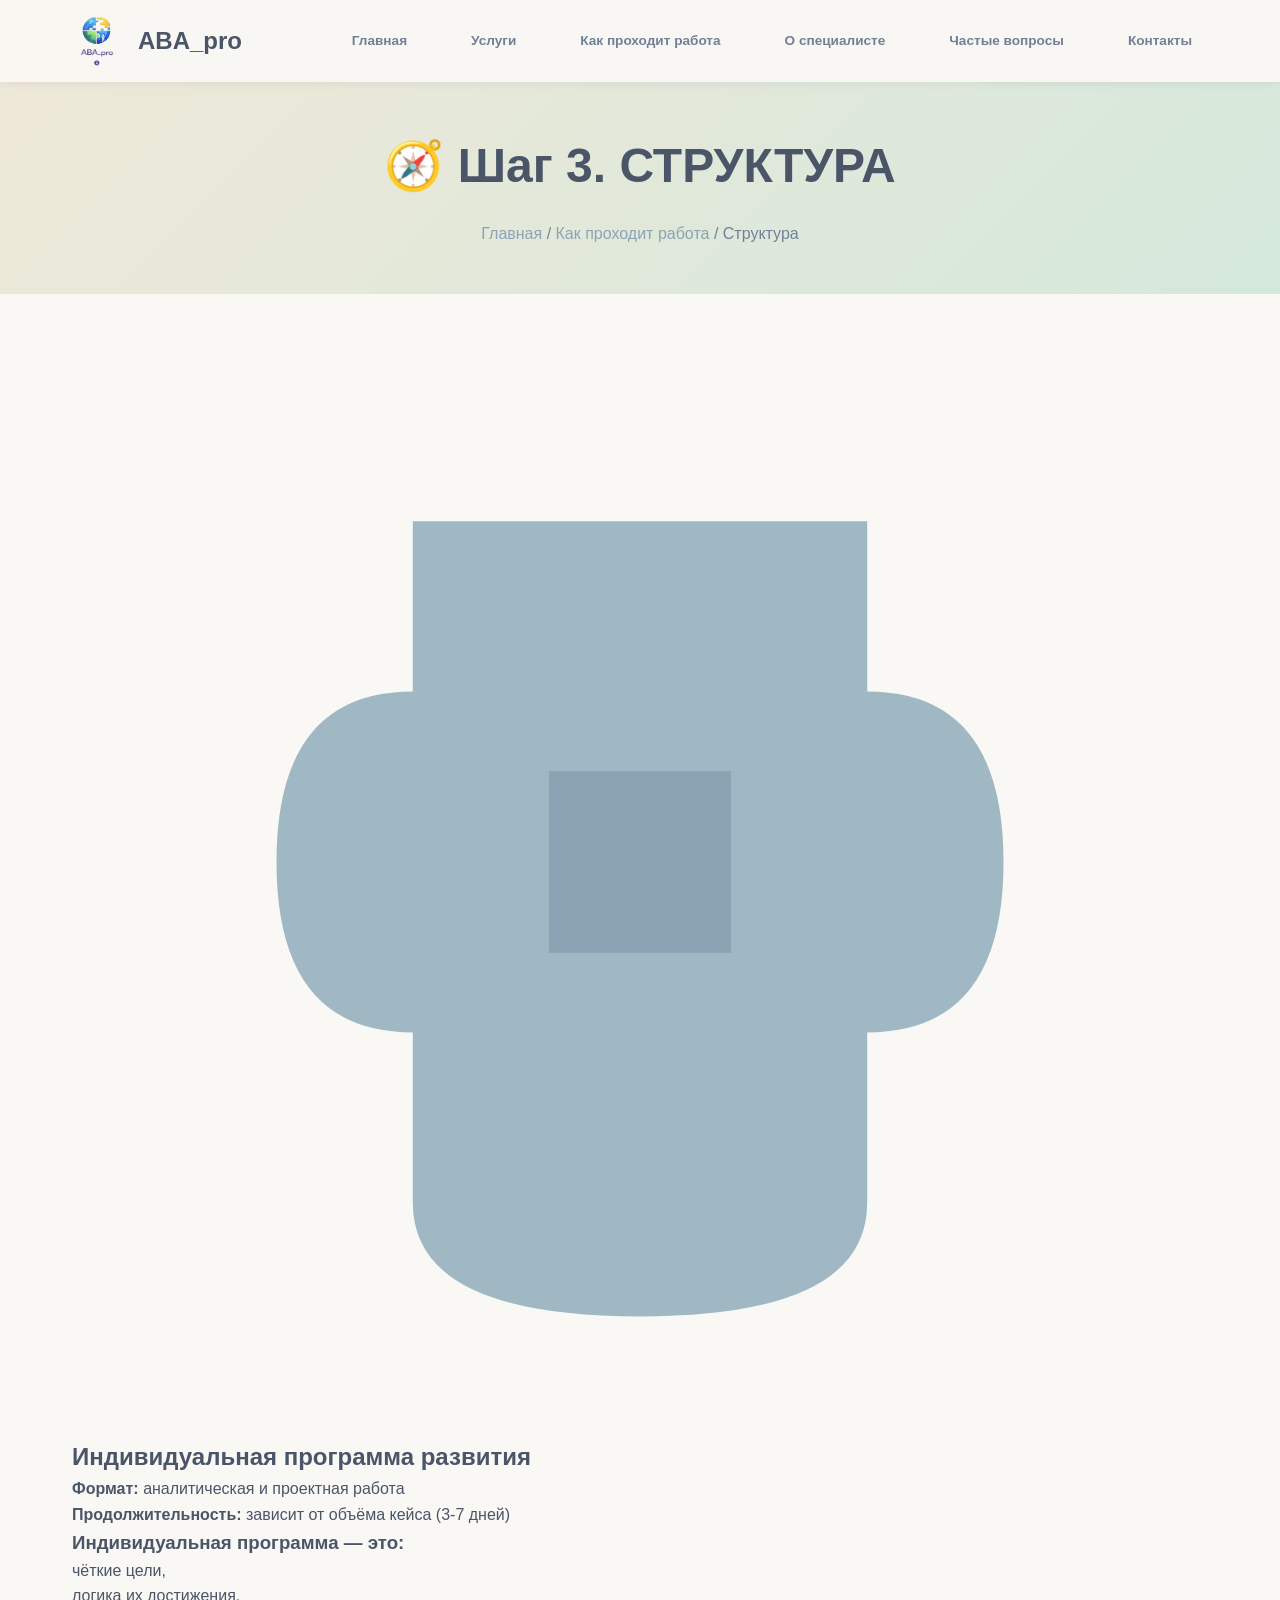
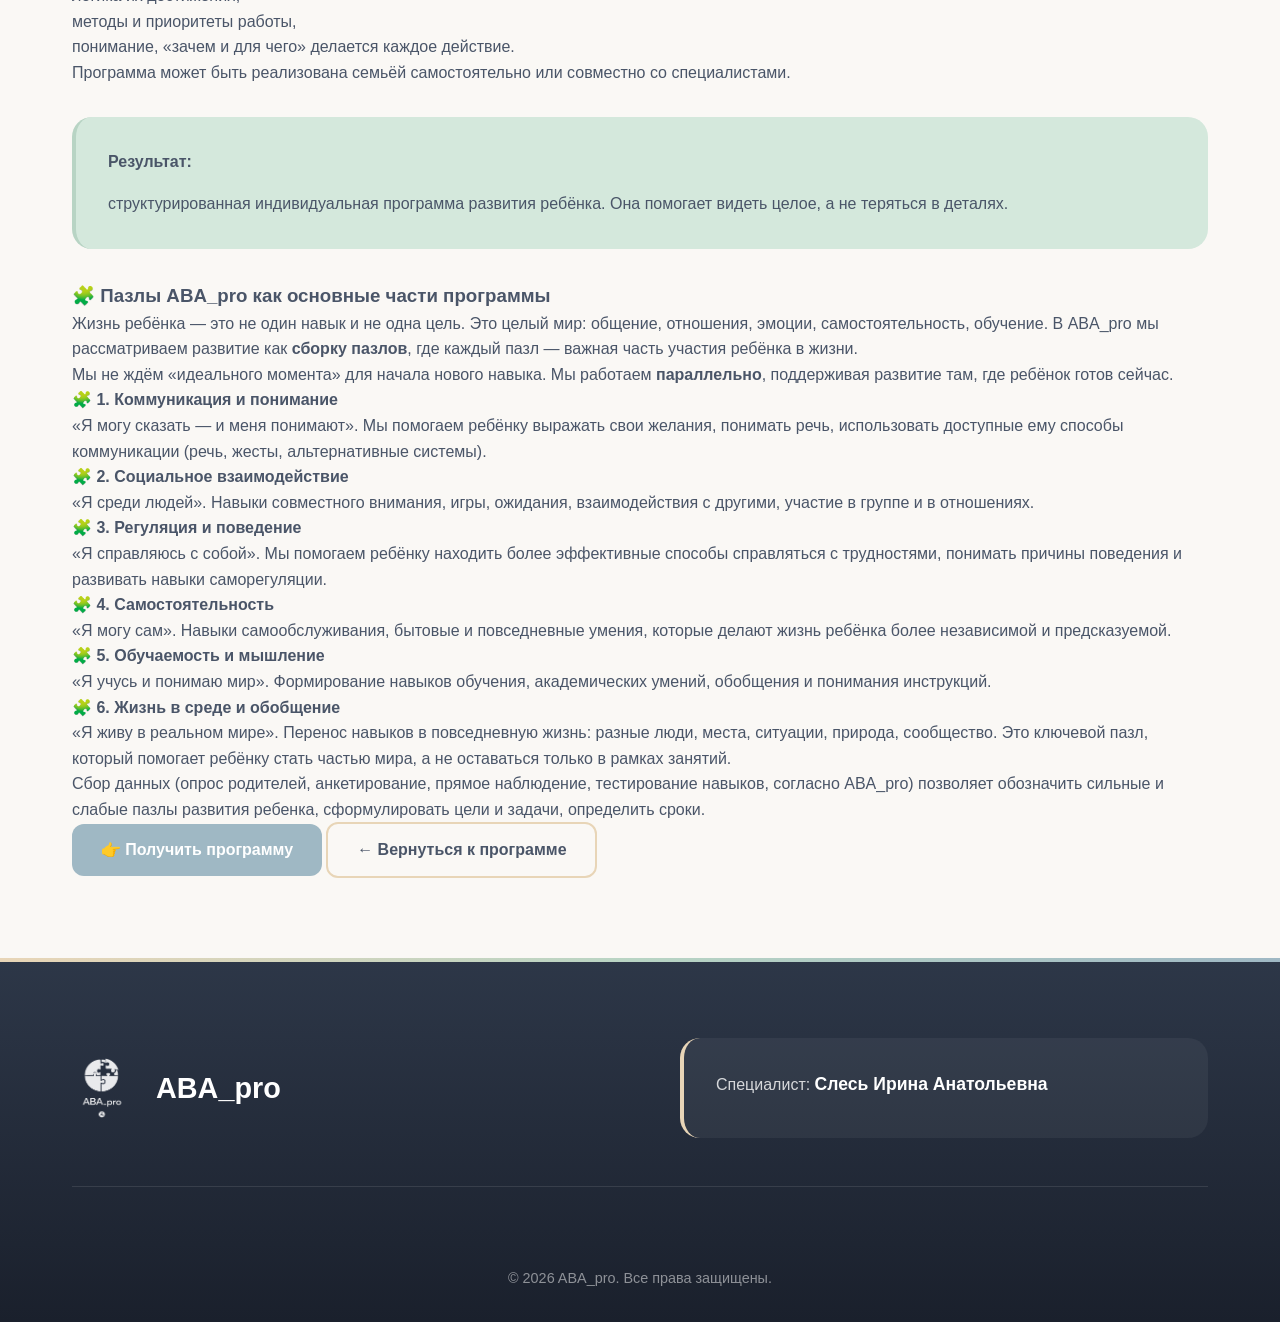
<file: structure.html>
<!DOCTYPE html>
<html lang="ru">
<head>
    <meta charset="UTF-8">
    <meta name="viewport" content="width=device-width, initial-scale=1.0">
    <title>Структура — Индивидуальная программа | ABA_pro</title>
    <link rel="stylesheet" href="style.css">
    <link href="https://fonts.googleapis.com/css2?family=Nunito:wght@300;400;600;700&display=swap" rel="stylesheet">
</head>
<body>
    <nav class="navbar">
        <div class="container nav-container">
            <a href="index.html" class="logo">
                <img src="images\ЛОГОТИП №2.png" alt="ABA_pro" class="logo-img">
                <span class="logo-text">ABA_pro</span>
            </a>
            <ul class="nav-menu">
    <li><a href="index.html" class="nav-link">Главная</a></li>
    <li><a href="services.html" class="nav-link">Услуги</a></li>
    <li><a href="program.html" class="nav-link">Как проходит работа</a></li>
    <li><a href="about.html" class="nav-link">О специалисте</a></li>
    <li><a href="faq.html" class="nav-link">Частые вопросы</a></li>
    <li><a href="contacts.html" class="nav-link">Контакты</a></li>
</ul>
            <div class="hamburger"><span></span><span></span><span></span></div>
        </div>
    </nav>

    <section class="page-header">
        <div class="container">
            <h1>🧭 Шаг 3. СТРУКТУРА</h1>
            <p class="breadcrumb"><a href="index.html">Главная</a> / <a href="program.html">Как проходит работа</a> / Структура</p>
        </div>
    </section>

    <section class="step-detail-page">
        <div class="container">
            <div class="step-detail-content">
                <div class="step-icon-large">
                    <svg viewBox="0 0 100 100" class="puzzle-svg">
                        <path d="M 30,20 L 70,20 L 70,35 Q 82,35 82,50 Q 82,65 70,65 L 70,80 Q 70,90 50,90 Q 30,90 30,80 L 30,65 Q 18,65 18,50 Q 18,35 30,35 Z" fill="#9FB8C4"/>
                        <rect x="42" y="42" width="16" height="16" fill="#8BA4B4"/>
                    </svg>
                </div>

                <h2>Индивидуальная программа развития</h2>
                
                <div class="step-info-block">
                    <div class="info-item">
                        <strong>Формат:</strong> аналитическая и проектная работа
                    </div>
                    <div class="info-item">
                        <strong>Продолжительность:</strong> зависит от объёма кейса (3-7 дней)
                    </div>
                </div>

                <div class="step-description">
                    <h3>Индивидуальная программа — это:</h3>
                    <ul class="detail-list">
                        <li>чёткие цели,</li>
                        <li>логика их достижения,</li>
                        <li>методы и приоритеты работы,</li>
                        <li>понимание, «зачем и для чего» делается каждое действие.</li>
                    </ul>

                    <p>Программа может быть реализована семьёй самостоятельно или совместно со специалистами.</p>

                    <div class="result-block">
                        <h4>Результат:</h4>
                        <p>структурированная индивидуальная программа развития ребёнка. Она помогает видеть целое, а не теряться в деталях.</p>
                    </div>

                    <div class="puzzles-intro">
                        <h3>🧩 Пазлы ABA_pro как основные части программы</h3>
                        <p>Жизнь ребёнка — это не один навык и не одна цель. Это целый мир: общение, отношения, эмоции, самостоятельность, обучение. В ABA_pro мы рассматриваем развитие как <strong>сборку пазлов</strong>, где каждый пазл — важная часть участия ребёнка в жизни.</p>
                        <p>Мы не ждём «идеального момента» для начала нового навыка. Мы работаем <strong>параллельно</strong>, поддерживая развитие там, где ребёнок готов сейчас.</p>
                    </div>

                    <div class="puzzles-detail-grid">
                        <div class="puzzle-detail-item">
                            <h4>🧩 1. Коммуникация и понимание</h4>
                            <p>«Я могу сказать — и меня понимают». Мы помогаем ребёнку выражать свои желания, понимать речь, использовать доступные ему способы коммуникации (речь, жесты, альтернативные системы).</p>
                        </div>
                        <div class="puzzle-detail-item">
                            <h4>🧩 2. Социальное взаимодействие</h4>
                            <p>«Я среди людей». Навыки совместного внимания, игры, ожидания, взаимодействия с другими, участие в группе и в отношениях.</p>
                        </div>
                        <div class="puzzle-detail-item">
                            <h4>🧩 3. Регуляция и поведение</h4>
                            <p>«Я справляюсь с собой». Мы помогаем ребёнку находить более эффективные способы справляться с трудностями, понимать причины поведения и развивать навыки саморегуляции.</p>
                        </div>
                        <div class="puzzle-detail-item">
                            <h4>🧩 4. Самостоятельность</h4>
                            <p>«Я могу сам». Навыки самообслуживания, бытовые и повседневные умения, которые делают жизнь ребёнка более независимой и предсказуемой.</p>
                        </div>
                        <div class="puzzle-detail-item">
                            <h4>🧩 5. Обучаемость и мышление</h4>
                            <p>«Я учусь и понимаю мир». Формирование навыков обучения, академических умений, обобщения и понимания инструкций.</p>
                        </div>
                        <div class="puzzle-detail-item">
                            <h4>🧩 6. Жизнь в среде и обобщение</h4>
                            <p>«Я живу в реальном мире». Перенос навыков в повседневную жизнь: разные люди, места, ситуации, природа, сообщество. Это ключевой пазл, который помогает ребёнку стать частью мира, а не оставаться только в рамках занятий.</p>
                        </div>
                    </div>

                    <p class="note">Сбор данных (опрос родителей, анкетирование, прямое наблюдение, тестирование навыков, согласно ABA_pro) позволяет обозначить сильные и слабые пазлы развития ребенка, сформулировать цели и задачи, определить сроки.</p>
                </div>

                <div class="step-cta">
                    <a href="contacts.html" class="btn btn-primary btn-large">👉 Получить программу</a>
                    <a href="program.html" class="btn btn-secondary btn-large">← Вернуться к программе</a>
                </div>
            </div>
        </div>
    </section>

    <footer class="footer">
        <div class="container">
            <div class="footer-content">
                <div class="footer-logo"><img src="images\ЛОГОТИП №2.png" alt="ABA_pro" class="logo-img"><span class="logo-text">ABA_pro</span></div>
                <div class="footer-specialist"><p>Специалист: <strong>Слесь Ирина Анатольевна</strong></p></div>
            </div>
            <div class="footer-bottom"><p>&copy; 2026 ABA_pro. Все права защищены.</p></div>
        </div>
    </footer>
    <script src="script.js"></script>
</body>
</html>
</file>
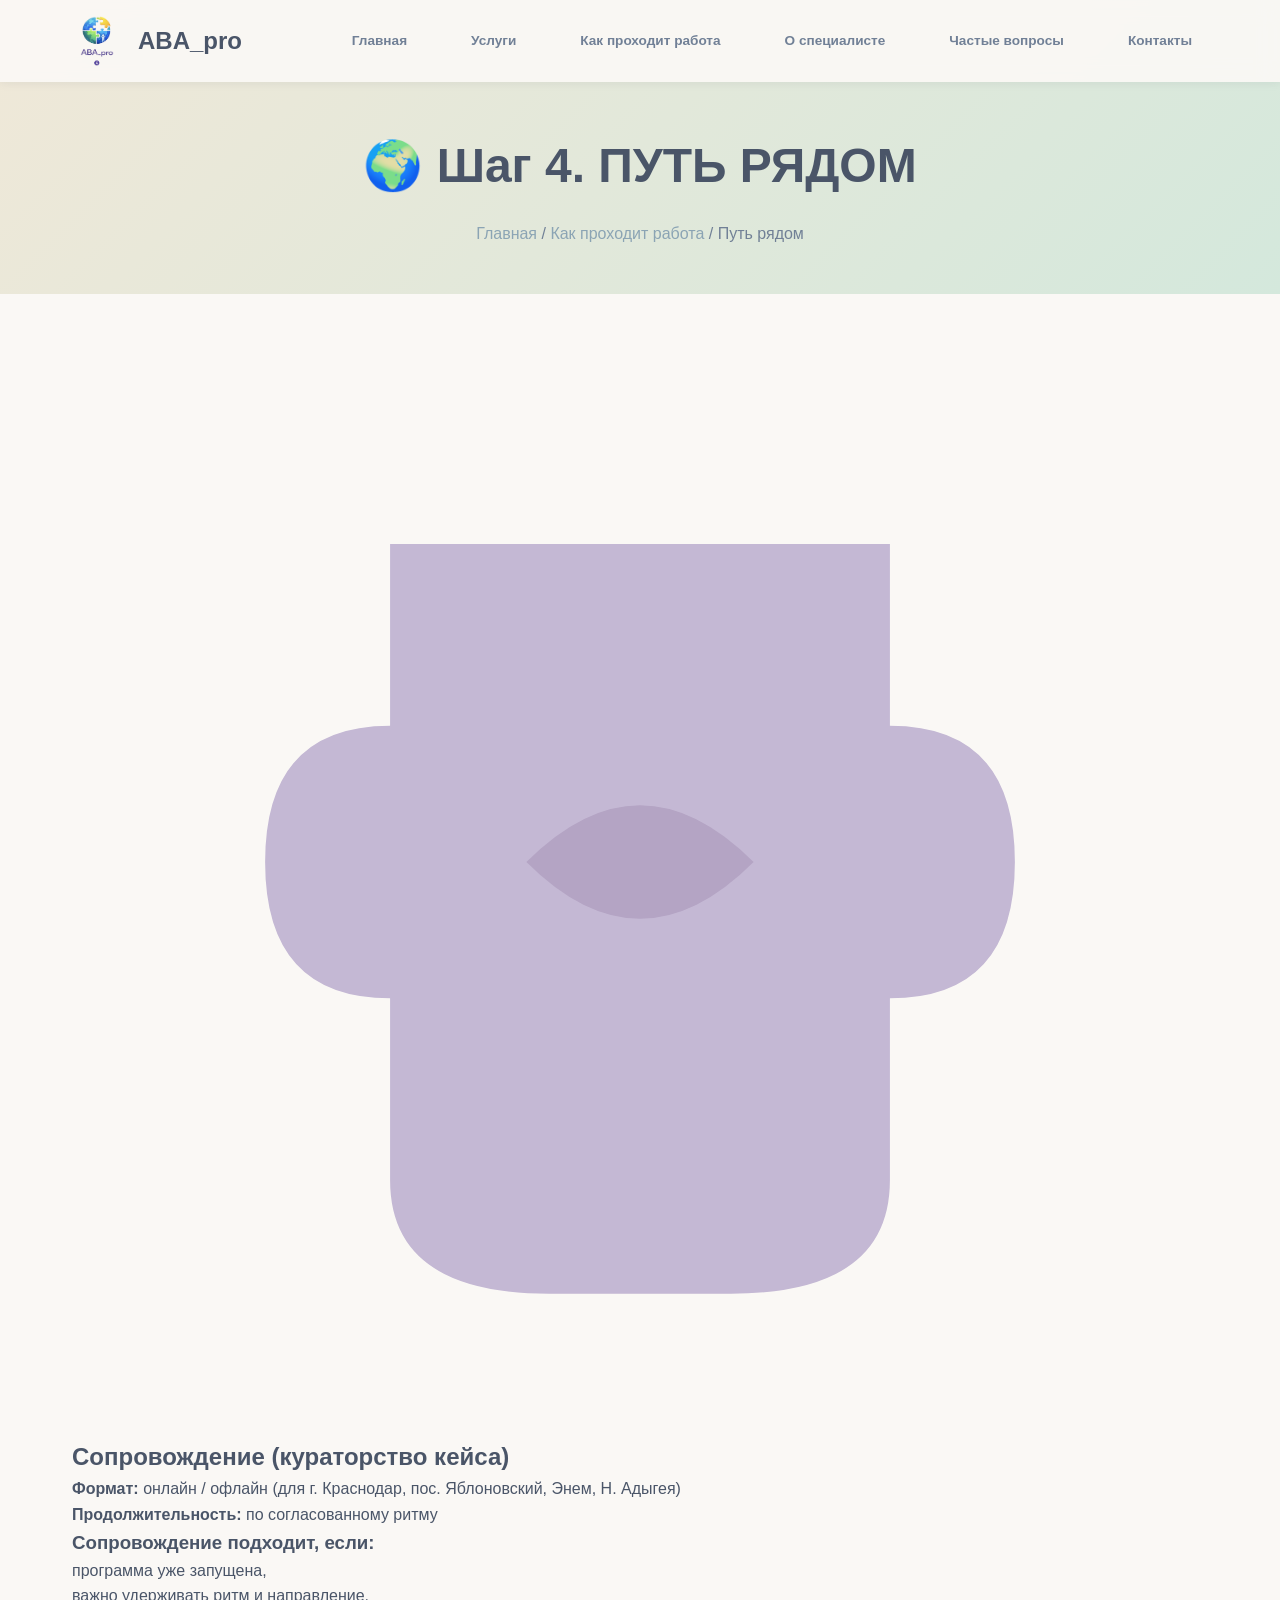
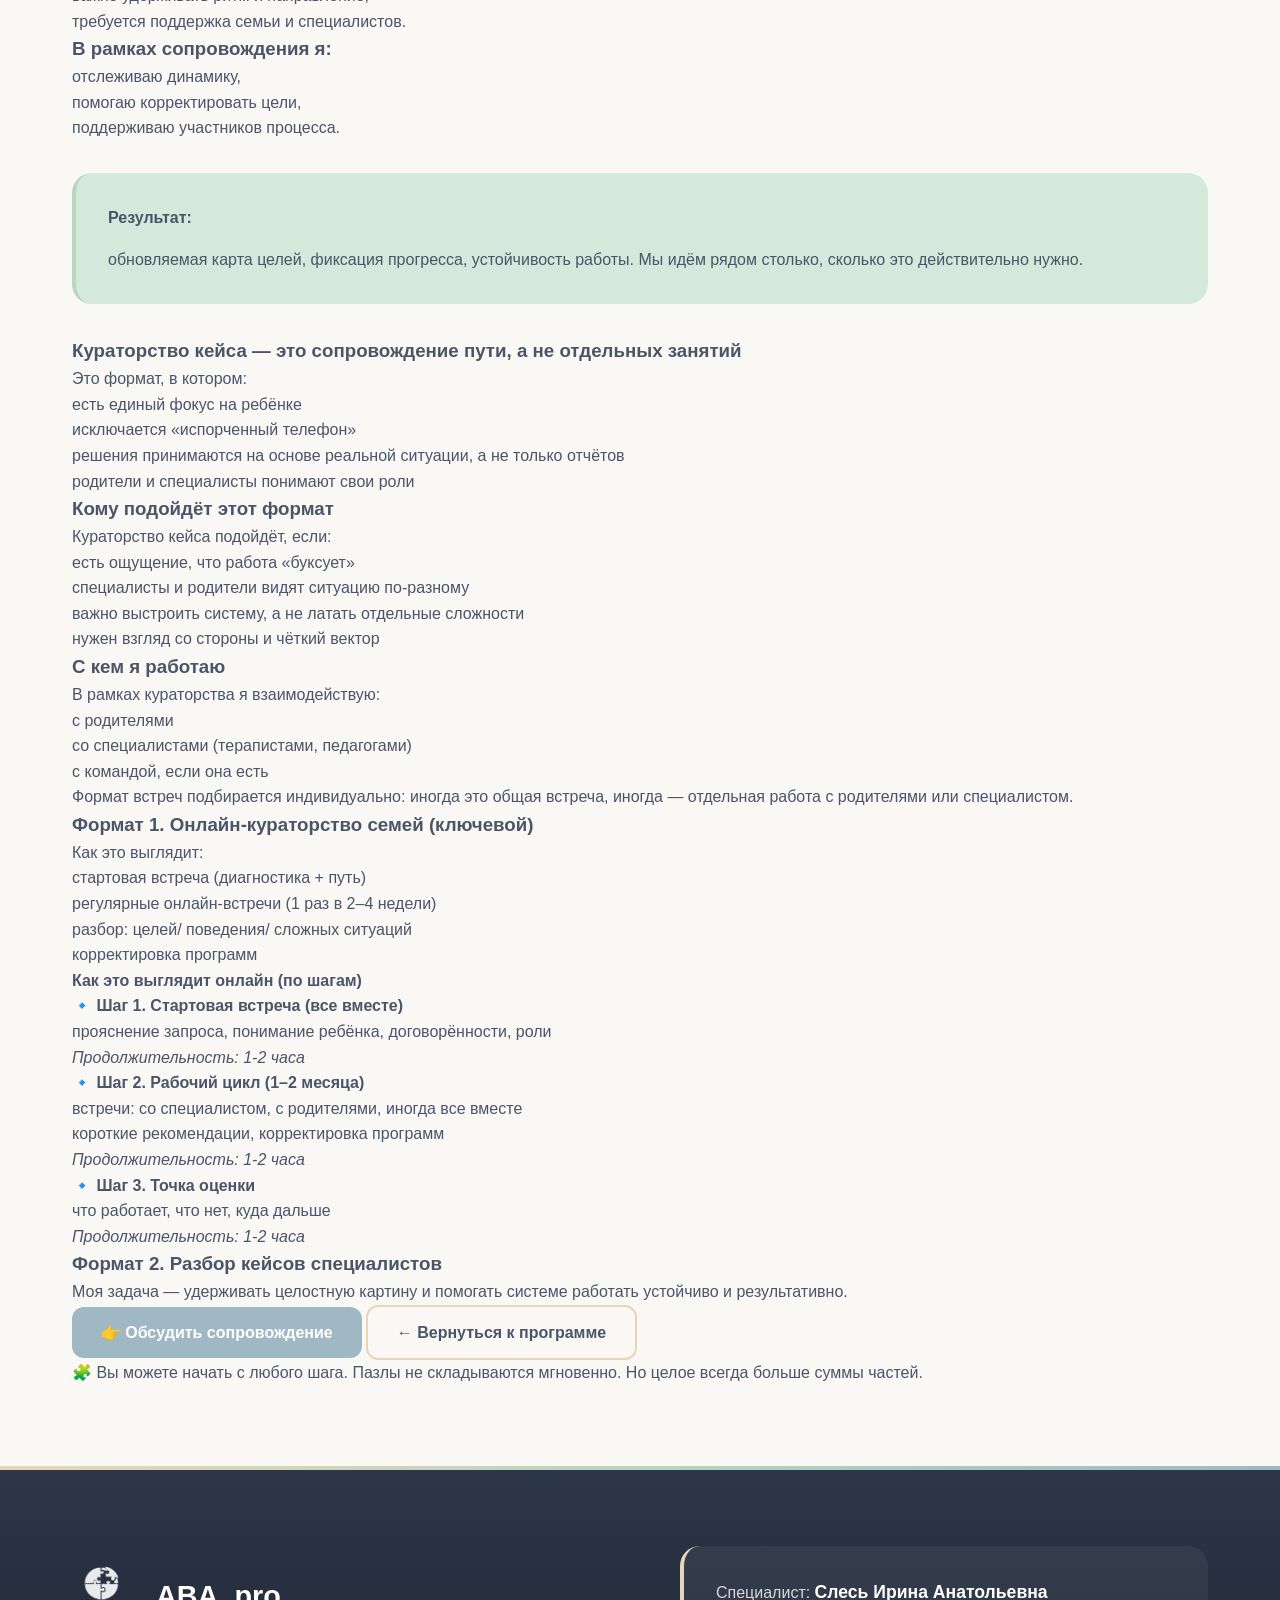
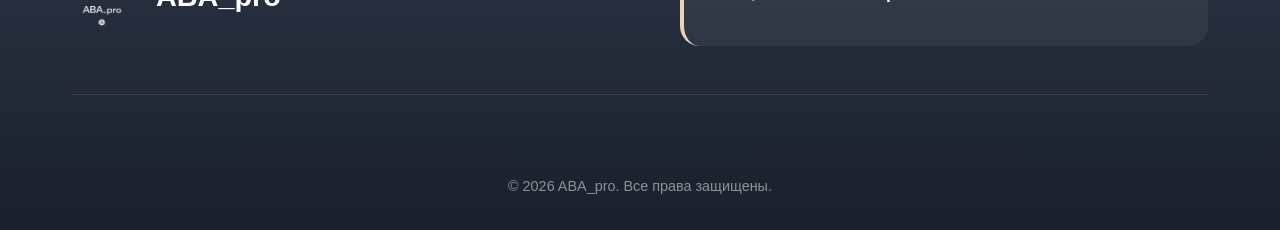
<file: support.html>
<!DOCTYPE html>
<html lang="ru">
<head>
    <meta charset="UTF-8">
    <meta name="viewport" content="width=device-width, initial-scale=1.0">
    <title>Путь рядом — Сопровождение | ABA_pro</title>
    <link rel="stylesheet" href="style.css">
    <link href="https://fonts.googleapis.com/css2?family=Nunito:wght@300;400;600;700&display=swap" rel="stylesheet">
</head>
<body>
    <nav class="navbar">
        <div class="container nav-container">
            <a href="index.html" class="logo">
                <img src="images\ЛОГОТИП №2.png" alt="ABA_pro" class="logo-img">
                <span class="logo-text">ABA_pro</span>
            </a>
            <ul class="nav-menu">
    <li><a href="index.html" class="nav-link">Главная</a></li>
    <li><a href="services.html" class="nav-link">Услуги</a></li>
    <li><a href="program.html" class="nav-link">Как проходит работа</a></li>
    <li><a href="about.html" class="nav-link">О специалисте</a></li>
    <li><a href="faq.html" class="nav-link">Частые вопросы</a></li>
    <li><a href="contacts.html" class="nav-link">Контакты</a></li>
</ul>
            <div class="hamburger"><span></span><span></span><span></span></div>
        </div>
    </nav>

    <section class="page-header">
        <div class="container">
            <h1>🌍 Шаг 4. ПУТЬ РЯДОМ</h1>
            <p class="breadcrumb"><a href="index.html">Главная</a> / <a href="program.html">Как проходит работа</a> / Путь рядом</p>
        </div>
    </section>

    <section class="step-detail-page">
        <div class="container">
            <div class="step-detail-content">
                <div class="step-icon-large">
                    <svg viewBox="0 0 100 100" class="puzzle-svg">
                        <path d="M 28,22 L 72,22 L 72,38 Q 83,38 83,50 Q 83,62 72,62 L 72,78 Q 72,88 58,88 L 42,88 Q 28,88 28,78 L 28,62 Q 17,62 17,50 Q 17,38 28,38 Z" fill="#C4B8D4"/>
                        <path d="M 40,50 Q 50,40 60,50 Q 50,60 40,50" fill="#B4A4C4"/>
                    </svg>
                </div>

                <h2>Сопровождение (кураторство кейса)</h2>
                
                <div class="step-info-block">
                    <div class="info-item">
                        <strong>Формат:</strong> онлайн / офлайн (для г. Краснодар, пос. Яблоновский, Энем, Н. Адыгея)
                    </div>
                    <div class="info-item">
                        <strong>Продолжительность:</strong> по согласованному ритму
                    </div>
                </div>

                <div class="step-description">
                    <h3>Сопровождение подходит, если:</h3>
                    <ul class="detail-list">
                        <li>программа уже запущена,</li>
                        <li>важно удерживать ритм и направление,</li>
                        <li>требуется поддержка семьи и специалистов.</li>
                    </ul>

                    <h3>В рамках сопровождения я:</h3>
                    <ul class="detail-list">
                        <li>отслеживаю динамику,</li>
                        <li>помогаю корректировать цели,</li>
                        <li>поддерживаю участников процесса.</li>
                    </ul>

                    <div class="result-block">
                        <h4>Результат:</h4>
                        <p>обновляемая карта целей, фиксация прогресса, устойчивость работы. Мы идём рядом столько, сколько это действительно нужно.</p>
                    </div>

                    <div class="curatorship-info">
                        <h3>Кураторство кейса — это сопровождение пути, а не отдельных занятий</h3>
                        <p>Это формат, в котором:</p>
                        <ul class="detail-list">
                            <li>есть единый фокус на ребёнке</li>
                            <li>исключается «испорченный телефон»</li>
                            <li>решения принимаются на основе реальной ситуации, а не только отчётов</li>
                            <li>родители и специалисты понимают свои роли</li>
                        </ul>

                        <h3>Кому подойдёт этот формат</h3>
                        <p>Кураторство кейса подойдёт, если:</p>
                        <ul class="detail-list">
                            <li>есть ощущение, что работа «буксует»</li>
                            <li>специалисты и родители видят ситуацию по-разному</li>
                            <li>важно выстроить систему, а не латать отдельные сложности</li>
                            <li>нужен взгляд со стороны и чёткий вектор</li>
                        </ul>

                        <h3>С кем я работаю</h3>
                        <p>В рамках кураторства я взаимодействую:</p>
                        <ul class="detail-list">
                            <li>с родителями</li>
                            <li>со специалистами (терапистами, педагогами)</li>
                            <li>с командой, если она есть</li>
                        </ul>
                        <p>Формат встреч подбирается индивидуально: иногда это общая встреча, иногда — отдельная работа с родителями или специалистом.</p>

                        <h3>Формат 1. Онлайн-кураторство семей (ключевой)</h3>
                        <p>Как это выглядит:</p>
                        <ul class="detail-list">
                            <li>стартовая встреча (диагностика + путь)</li>
                            <li>регулярные онлайн-встречи (1 раз в 2–4 недели)</li>
                            <li>разбор: целей/ поведения/ сложных ситуаций</li>
                            <li>корректировка программ</li>
                        </ul>

                        <h4>Как это выглядит онлайн (по шагам)</h4>
                        <div class="format-steps">
                            <div class="f-step">
                                <strong>🔹 Шаг 1. Стартовая встреча (все вместе)</strong>
                                <p>прояснение запроса, понимание ребёнка, договорённости, роли</p>
                                <p><em>Продолжительность: 1-2 часа</em></p>
                            </div>
                            <div class="f-step">
                                <strong>🔹 Шаг 2. Рабочий цикл (1–2 месяца)</strong>
                                <p>встречи: со специалистом, с родителями, иногда все вместе</p>
                                <p>короткие рекомендации, корректировка программ</p>
                                <p><em>Продолжительность: 1-2 часа</em></p>
                            </div>
                            <div class="f-step">
                                <strong>🔹 Шаг 3. Точка оценки</strong>
                                <p>что работает, что нет, куда дальше</p>
                                <p><em>Продолжительность: 1-2 часа</em></p>
                            </div>
                        </div>

                        <h3>Формат 2. Разбор кейсов специалистов</h3>
                        <p>Моя задача — удерживать целостную картину и помогать системе работать устойчиво и результативно.</p>
                    </div>
                </div>

                <div class="step-cta">
                    <a href="contacts.html" class="btn btn-primary btn-large">👉 Обсудить сопровождение</a>
                    <a href="program.html" class="btn btn-secondary btn-large">← Вернуться к программе</a>
                </div>

                <p class="final-note">🧩 Вы можете начать с любого шага. Пазлы не складываются мгновенно. Но целое всегда больше суммы частей.</p>
            </div>
        </div>
    </section>

    <footer class="footer">
        <div class="container">
            <div class="footer-content">
                <div class="footer-logo"><img src="images\ЛОГОТИП №2.png" alt="ABA_pro" class="logo-img"><span class="logo-text">ABA_pro</span></div>
                <div class="footer-specialist"><p>Специалист: <strong>Слесь Ирина Анатольевна</strong></p></div>
            </div>
            <div class="footer-bottom"><p>&copy; 2026 ABA_pro. Все права защищены.</p></div>
        </div>
    </footer>
    <script src="script.js"></script>
</body>
</html>
</file>
<file: style.css>
:root {
    --color-sand: #E8D5B7;
    --color-sand-dark: #D4C4A8;
    --color-sand-light: #F0E8D8;
    --color-green: #B8D4C4;
    --color-green-dark: #A4C4B4;
    --color-green-light: #D4E8DC;
    --color-blue: #9FB8C4;
    --color-blue-dark: #8BA4B4;
    --color-blue-light: #C4D4DC;
    --color-purple: #C4B8D4;
    --color-purple-dark: #B4A4C4;
    --color-purple-light: #D8D4E8;
    --color-text: #4A5568;
    --color-text-light: #718096;
    --color-bg: #FAF8F5;
    --color-white: #FFFFFF;
    --font-primary: 'Montserrat', sans-serif;
    --spacing-xs: 0.5rem;
    --spacing-sm: 1rem;
    --spacing-md: 1.5rem;
    --spacing-lg: 2rem;
    --spacing-xl: 3rem;
    --spacing-xxl: 5rem;
    --radius-sm: 8px;
    --radius-md: 12px;
    --radius-lg: 20px;
    --radius-xl: 30px;
    --shadow-sm: 0 2px 8px rgba(74, 85, 104, 0.08);
    --shadow-md: 0 4px 16px rgba(74, 85, 104, 0.12);
    --shadow-lg: 0 8px 32px rgba(74, 85, 104, 0.16);
    --transition-fast: 0.2s ease;
    --transition-normal: 0.3s ease;
}

*, *::before, *::after {
    margin: 0;
    padding: 0;
    box-sizing: border-box;
}

html {
    scroll-behavior: smooth;
    font-size: 16px;
}

body {
    font-family: var(--font-primary);
    line-height: 1.6;
    color: var(--color-text);
    background: var(--color-bg);
    overflow-x: hidden;
}

img {
    max-width: 100%;
    height: auto;
    display: block;
}

a {
    text-decoration: none;
    color: inherit;
    transition: var(--transition-fast);
}

ul {
    list-style: none;
}

.container {
    max-width: 1200px;
    margin: 0 auto;
    padding: 0 2rem;
}

/* ===== NAVIGATION ===== */
.navbar {
    position: fixed;
    top: 0;
    left: 0;
    right: 0;
    background: rgba(250, 248, 245, 0.98);
    backdrop-filter: blur(10px);
    z-index: 1000;
    box-shadow: 0 2px 8px rgba(74, 85, 104, 0.08);
    padding: 0.75rem 0;
}

.nav-container {
    display: flex;
    justify-content: space-between;
    align-items: center;
    max-width: 1200px;
    margin: 0 auto;
    padding: 0 2rem;
}

.logo {
    display: flex;
    align-items: center;
    gap: 0.75rem;
    flex-shrink: 0;
}

.logo-img {
    width: 45px;
    height: 45px;
}

.logo-text {
    font-size: 1.4rem;
    font-weight: 700;
    color: var(--color-text);
    white-space: nowrap;
}

.nav-menu {
    display: flex;
    align-items: center;
    gap: 0.3rem;
    list-style: none;
    margin: 0;
    padding: 0;
}

.nav-menu li {
    margin: 0;
}

.nav-link {
    display: block;
    padding: 0.5rem 0.8rem;
    font-weight: 600;
    color: var(--color-text-light);
    border-radius: var(--radius-md);
    transition: var(--transition-fast);
    font-size: 0.85rem;
    white-space: nowrap;
    text-align: center;
}

.nav-link:hover {
    color: var(--color-text);
    background: var(--color-sand-light);
}

.nav-link.active {
    color: var(--color-text);
    background: var(--color-sand-light);
}

.nav-menu .btn {
    margin-left: 1rem;
    padding: 0.5rem 1.2rem;
    font-size: 0.85rem;
    white-space: nowrap;
}

.hamburger {
    display: none;
    flex-direction: column;
    gap: 5px;
    cursor: pointer;
    flex-shrink: 0;
    margin-left: 1rem;
}

.hamburger span {
    width: 25px;
    height: 3px;
    background: var(--color-text);
    border-radius: 3px;
    transition: var(--transition-fast);
}

/* ===== BUTTONS ===== */
.btn {
    display: inline-flex;
    align-items: center;
    justify-content: center;
    gap: var(--spacing-sm);
    padding: var(--spacing-sm) var(--spacing-lg);
    border-radius: var(--radius-md);
    font-weight: 600;
    cursor: pointer;
    transition: var(--transition-normal);
    border: none;
    font-family: var(--font-primary);
    font-size: 1rem;
}

.btn-primary {
    background: var(--color-blue);
    color: var(--color-white);
}

.btn-primary:hover {
    background: var(--color-blue-dark);
    transform: translateY(-2px);
    box-shadow: var(--shadow-md);
}

.btn-secondary {
    background: transparent;
    color: var(--color-text);
    border: 2px solid var(--color-sand);
}

.btn-secondary:hover {
    background: var(--color-sand);
    transform: translateY(-2px);
}

.btn-large {
    padding: var(--spacing-md) var(--spacing-xl);
    font-size: 1.1rem;
}

.btn-full {
    width: 100%;
}

.btn-icon {
    font-size: 1.3rem;
}

/* ===== HERO SECTION ===== */
.hero {
    padding: calc(80px + var(--spacing-xxl)) 0 var(--spacing-xxl);
    background: linear-gradient(180deg, var(--color-sand-light) 0%, var(--color-bg) 100%);
    position: relative;
    overflow: hidden;
}

.hero-container {
    display: grid;
    grid-template-columns: 1fr 1fr;
    gap: var(--spacing-xl);
    align-items: center;
}

.hero-title {
    font-size: 3rem;
    font-weight: 700;
    line-height: 1.2;
    margin-bottom: var(--spacing-md);
    color: var(--color-text);
}

.hero-subtitle {
    font-size: 1.5rem;
    font-style: italic;
    color: var(--color-text-light);
    margin-bottom: var(--spacing-md);
}

.hero-description {
    font-size: 1.1rem;
    color: var(--color-text-light);
    margin-bottom: var(--spacing-lg);
}

.hero-quote {
    font-size: 1.2rem;
    color: var(--color-text);
    margin-bottom: var(--spacing-lg);
    padding: var(--spacing-md);
    background: rgba(255, 255, 255, 0.5);
    border-radius: var(--radius-md);
    border-left: 4px solid var(--color-blue);
}

.hero-buttons {
    display: flex;
    gap: var(--spacing-md);
    flex-wrap: wrap;
}

.hero-visual {
    display: flex;
    justify-content: center;
    align-items: center;
}

.globe-img {
    width: 100%;
    max-width: 500px;
    height: auto;
    animation: floatGlobe 6s ease-in-out infinite;
    filter: drop-shadow(0 10px 30px rgba(74, 85, 104, 0.15));
}

@keyframes floatGlobe {
    0%, 100% { 
        transform: translateY(0) scale(1);
    }
    50% { 
        transform: translateY(-20px) scale(1.02);
    }
}

.floating-puzzles {
    position: absolute;
    width: 100%;
    height: 100%;
    top: 0;
    left: 0;
    pointer-events: none;
}

.fp {
    position: absolute;
    width: 60px;
    height: 60px;
    background: var(--color-green-light);
    border-radius: var(--radius-sm);
    opacity: 0.3;
    animation: floatPuzzle 8s ease-in-out infinite;
}

.fp-1 { top: 20%; left: 10%; }
.fp-2 { top: 60%; left: 5%; animation-delay: 2s; background: var(--color-blue-light); }
.fp-3 { top: 30%; right: 10%; animation-delay: 4s; background: var(--color-purple-light); }
.fp-4 { bottom: 20%; right: 5%; animation-delay: 6s; background: var(--color-sand-light); }

@keyframes floatPuzzle {
    0%, 100% { transform: translateY(0) rotate(0deg); }
    50% { transform: translateY(-30px) rotate(10deg); }
}

/* ===== VALUE BLOCK ===== */
.value-block {
    padding: var(--spacing-xxl) 0;
    background: linear-gradient(135deg, var(--color-sand-light) 0%, var(--color-green-light) 100%);
    position: relative;
    overflow: hidden;
}

.value-content {
    max-width: 900px;
    margin: 0 auto;
    text-align: center;
}

.value-title {
    font-size: 2.2rem;
    font-weight: 700;
    color: var(--color-text);
    margin-bottom: var(--spacing-lg);
    line-height: 1.3;
}

.value-text {
    font-size: 1.2rem;
    color: var(--color-text);
    line-height: 1.8;
    margin-bottom: var(--spacing-md);
}

.value-quote {
    font-size: 1.5rem;
    font-weight: 600;
    color: var(--color-text);
    font-style: italic;
    padding: var(--spacing-lg);
    background: rgba(255, 255, 255, 0.5);
    border-radius: var(--radius-lg);
    display: inline-block;
    margin-top: var(--spacing-md);
}

/* ===== PHILOSOPHY SECTION ===== */
.philosophy-section {
    padding: var(--spacing-xxl) 0;
    background: var(--color-white);
}

.philosophy-content {
    max-width: 1000px;
    margin: 0 auto;
    text-align: center;
}

.philosophy-text {
    margin-bottom: var(--spacing-xxl);
}

.philosophy-text h3 {
    font-size: 2rem;
    margin-bottom: var(--spacing-md);
    color: var(--color-text);
}

.philosophy-text .lead {
    font-size: 1.3rem;
    color: var(--color-text-light);
    margin-bottom: var(--spacing-lg);
    font-style: italic;
}

.philosophy-text p {
    font-size: 1.1rem;
    color: var(--color-text);
    line-height: 1.8;
    max-width: 800px;
    margin: 0 auto;
}

/* ===== HOW STARTS SECTION ===== */
.how-starts-section {
    padding: var(--spacing-xxl) 0;
    background: var(--color-bg);
}

.start-steps {
    display: grid;
    grid-template-columns: repeat(auto-fit, minmax(220px, 1fr));
    gap: var(--spacing-lg);
    margin-top: var(--spacing-xl);
}

.start-step {
    background: var(--color-white);
    padding: var(--spacing-xl);
    border-radius: var(--radius-lg);
    text-align: center;
    box-shadow: var(--shadow-sm);
    transition: var(--transition-normal);
}

.start-step:hover {
    transform: translateY(-5px);
    box-shadow: var(--shadow-md);
}

.step-number {
    width: 50px;
    height: 50px;
    background: linear-gradient(135deg, var(--color-blue) 0%, var(--color-green) 100%);
    color: white;
    border-radius: 50%;
    display: flex;
    align-items: center;
    justify-content: center;
    font-size: 1.5rem;
    font-weight: 700;
    margin: 0 auto var(--spacing-md);
}

.start-step h3 {
    font-size: 1.2rem;
    margin-bottom: var(--spacing-sm);
    color: var(--color-text);
}

.start-step p {
    font-size: 0.95rem;
    color: var(--color-text-light);
}

/* ===== SERVICES PREVIEW ===== */
.services-preview {
    padding: var(--spacing-xxl) 0;
    background: var(--color-white);
}

.services-grid {
    display: grid;
    grid-template-columns: repeat(auto-fit, minmax(280px, 1fr));
    gap: var(--spacing-lg);
    margin-top: var(--spacing-xl);
}

.service-card {
    background: var(--color-bg);
    padding: var(--spacing-xl);
    border-radius: var(--radius-lg);
    box-shadow: var(--shadow-sm);
    text-align: center;
    transition: var(--transition-normal);
}

.service-card:hover {
    transform: translateY(-5px);
    box-shadow: var(--shadow-md);
}

.service-icon {
    font-size: 3rem;
    margin-bottom: var(--spacing-md);
}

.service-card h3 {
    font-size: 1.3rem;
    margin-bottom: var(--spacing-md);
    color: var(--color-text);
}

.service-card p {
    color: var(--color-text-light);
    line-height: 1.6;
}

/* ===== PATH SECTION ===== */
.path-section {
    padding: var(--spacing-xxl) 0;
    background: var(--color-bg);
}

.path-visual-home {
    display: flex;
    justify-content: space-between;
    align-items: center;
    gap: var(--spacing-md);
    margin-top: var(--spacing-xl);
    flex-wrap: wrap;
}

.path-step-home {
    flex: 1;
    min-width: 180px;
    text-align: center;
    padding: var(--spacing-lg);
    background: var(--color-white);
    border-radius: var(--radius-lg);
}

.path-number-home {
    width: 50px;
    height: 50px;
    background: linear-gradient(135deg, var(--color-blue) 0%, var(--color-green) 100%);
    color: white;
    border-radius: 50%;
    display: flex;
    align-items: center;
    justify-content: center;
    font-size: 1.5rem;
    font-weight: 700;
    margin: 0 auto var(--spacing-md);
}

.path-step-home h3 {
    font-size: 1.2rem;
    margin-bottom: var(--spacing-xs);
    color: var(--color-text);
}

.path-subtitle {
    font-size: 0.9rem;
    color: var(--color-text-light);
    font-weight: 600;
    margin-bottom: var(--spacing-xs);
}

.path-desc {
    font-size: 0.85rem;
    color: var(--color-text-light);
    font-style: italic;
}

.path-arrow-home {
    font-size: 2rem;
    color: var(--color-sand);
    font-weight: bold;
}

/* ===== MYTHS PREVIEW ===== */
.myths-preview {
    padding: var(--spacing-xxl) 0;
    background: var(--color-white);
}

.section-intro {
    text-align: center;
    max-width: 800px;
    margin: 0 auto var(--spacing-xl);
    font-size: 1.1rem;
    color: var(--color-text-light);
}

.myths-grid-home {
    display: grid;
    grid-template-columns: repeat(auto-fit, minmax(300px, 1fr));
    gap: var(--spacing-lg);
    margin-top: var(--spacing-xl);
}

.myth-card-home {
    background: var(--color-bg);
    padding: var(--spacing-xl);
    border-radius: var(--radius-lg);
    box-shadow: var(--shadow-sm);
}

.myth-card-home .myth-icon {
    font-size: 2.5rem;
    margin-bottom: var(--spacing-md);
}

.myth-card-home h3 {
    font-size: 1.2rem;
    margin-bottom: var(--spacing-md);
    color: var(--color-text);
}

.myth-answer {
    background: var(--color-green-light);
    padding: var(--spacing-md);
    border-radius: var(--radius-md);
    border-left: 4px solid var(--color-green);
}

.myth-answer p {
    margin: 0;
    color: var(--color-text);
    line-height: 1.6;
}

.myth-answer strong {
    color: var(--color-text);
    display: block;
    margin-bottom: var(--spacing-xs);
}

/* ===== AUDIENCE SECTION ===== */
.audience-section {
    padding: var(--spacing-xxl) 0;
    background: var(--color-bg);
}

.audience-grid-home {
    display: grid;
    grid-template-columns: repeat(auto-fit, minmax(350px, 1fr));
    gap: var(--spacing-xl);
    margin-top: var(--spacing-xl);
}

.audience-card-home {
    background: var(--color-white);
    padding: var(--spacing-xxl);
    border-radius: var(--radius-xl);
    box-shadow: var(--shadow-md);
}

.audience-card-home .audience-icon {
    font-size: 3rem;
    margin-bottom: var(--spacing-md);
}

.audience-card-home h3 {
    font-size: 1.8rem;
    margin-bottom: var(--spacing-md);
    color: var(--color-text);
}

.audience-card-home > p {
    color: var(--color-text-light);
    margin-bottom: var(--spacing-lg);
    line-height: 1.6;
}

.audience-card-home ul {
    list-style: none;
    padding: 0;
    margin-bottom: var(--spacing-lg);
}

.audience-card-home li {
    padding: var(--spacing-sm) 0;
    padding-left: var(--spacing-lg);
    position: relative;
    color: var(--color-text);
}

.audience-card-home li::before {
    content: '✓';
    position: absolute;
    left: 0;
    color: var(--color-green);
    font-weight: bold;
}

.audience-promise {
    background: linear-gradient(135deg, var(--color-sand-light) 0%, var(--color-green-light) 100%);
    padding: var(--spacing-md);
    border-radius: var(--radius-md);
    border-left: 4px solid var(--color-blue);
    margin-bottom: var(--spacing-lg);
}

.audience-promise strong {
    color: var(--color-text);
}

.audience-promise p {
    margin: 0;
    color: var(--color-text);
    line-height: 1.6;
}

/* ===== MICROTEXTS SECTION ===== */
.microtexts-section {
    padding: var(--spacing-xl) 0;
    background: var(--color-white);
}

.microtexts-grid {
    display: grid;
    grid-template-columns: repeat(auto-fit, minmax(200px, 1fr));
    gap: var(--spacing-md);
}

.microtext-item {
    background: var(--color-bg);
    padding: var(--spacing-md);
    border-radius: var(--radius-md);
    text-align: center;
    font-size: 0.95rem;
    color: var(--color-text);
    box-shadow: var(--shadow-sm);
}

/* ===== CTA SECTION ===== */
.final-cta {
    padding: var(--spacing-xxl) 0;
    background: linear-gradient(135deg, var(--color-sand-light) 0%, var(--color-green-light) 100%);
    text-align: center;
}

.final-cta h2 {
    font-size: 2.5rem;
    margin-bottom: var(--spacing-md);
    color: var(--color-text);
}

.final-cta p {
    font-size: 1.2rem;
    color: var(--color-text-light);
    margin-bottom: var(--spacing-xl);
}

.cta-buttons {
    display: flex;
    justify-content: center;
    gap: var(--spacing-lg);
    flex-wrap: wrap;
}

/* ===== FOOTER ===== */
.footer {
    background: linear-gradient(180deg, #2d3748 0%, #1a202c 100%);
    color: var(--color-white);
    padding: var(--spacing-xl) 0 var(--spacing-md);
}

.footer-content {
    display: grid;
    grid-template-columns: repeat(auto-fit, minmax(200px, 1fr));
    gap: var(--spacing-xl);
    margin-bottom: var(--spacing-lg);
    padding-bottom: var(--spacing-lg);
    border-bottom: 1px solid rgba(255,255,255,0.1);
}

.footer-logo {
    display: flex;
    align-items: center;
    gap: var(--spacing-sm);
}

.footer-logo .logo-img {
    filter: brightness(0) invert(1);
}

.footer-logo .logo-text {
    color: var(--color-white);
}

.footer-links h4 {
    color: var(--color-white);
    font-size: 1.1rem;
    margin-bottom: var(--spacing-sm);
}

.footer-links a {
    color: rgba(255,255,255,0.7);
    display: block;
    margin-bottom: var(--spacing-xs);
}

.footer-links a:hover {
    color: var(--color-white);
    transform: translateX(5px);
}

.footer-specialist p {
    color: rgba(255,255,255,0.8);
    margin-bottom: var(--spacing-xs);
}

.footer-specialist strong {
    color: var(--color-white);
}

.footer-bottom {
    text-align: center;
    color: rgba(255,255,255,0.6);
    font-size: 0.9rem;
}

/* ===== PAGE HEADER ===== */
.page-header {
    padding: calc(80px + var(--spacing-xl)) 0 var(--spacing-xl);
    background: linear-gradient(135deg, var(--color-sand-light) 0%, var(--color-green-light) 100%);
    text-align: center;
}

.page-header h1 {
    font-size: 3rem;
    margin-bottom: var(--spacing-sm);
    color: var(--color-text);
}

.breadcrumb {
    color: var(--color-text-light);
}

.breadcrumb a {
    color: var(--color-blue-dark);
}

.breadcrumb a:hover {
    text-decoration: underline;
}

/* ===== SERVICES PAGE ===== */
.services-intro {
    padding: var(--spacing-xl) 0;
    background: var(--color-bg);
    text-align: center;
}

.services-list {
    padding: var(--spacing-xxl) 0;
}

.service-card-large {
    background: var(--color-white);
    padding: var(--spacing-xxl);
    border-radius: var(--radius-xl);
    box-shadow: var(--shadow-md);
    margin-bottom: var(--spacing-xl);
    transition: var(--transition-normal);
}

.service-card-large:hover {
    transform: translateY(-5px);
    box-shadow: var(--shadow-lg);
}

.service-header {
    display: flex;
    align-items: center;
    gap: var(--spacing-lg);
    margin-bottom: var(--spacing-lg);
}

.service-icon {
    font-size: 3rem;
    flex-shrink: 0;
}

.service-title-block h3 {
    font-size: 2rem;
    margin-bottom: var(--spacing-xs);
    color: var(--color-text);
}

.service-subtitle {
    font-size: 1.1rem;
    color: var(--color-text-light);
    font-style: italic;
}

.service-body {
    margin-top: var(--spacing-lg);
}

.service-description {
    font-size: 1.1rem;
    color: var(--color-text-light);
    margin-bottom: var(--spacing-lg);
    line-height: 1.8;
}

.service-details {
    background: var(--color-bg);
    padding: var(--spacing-lg);
    border-radius: var(--radius-lg);
    margin-bottom: var(--spacing-lg);
}

.detail-item {
    margin-bottom: var(--spacing-sm);
    color: var(--color-text);
}

.detail-item strong {
    color: var(--color-text);
}

.service-list {
    list-style: disc;
    padding-left: var(--spacing-lg);
    color: var(--color-text-light);
    margin-bottom: var(--spacing-md);
}

.service-list li {
    margin-bottom: var(--spacing-xs);
    line-height: 1.6;
}

.services-cta {
    padding: var(--spacing-xxl) 0;
    background: var(--color-white);
    text-align: center;
}

.cta-box {
    background: linear-gradient(135deg, var(--color-blue) 0%, var(--color-green) 100%);
    padding: var(--spacing-xxl);
    border-radius: var(--radius-xl);
    color: var(--color-white);
    max-width: 900px;
    margin: 0 auto;
}

.cta-box h2 {
    font-size: 2.5rem;
    margin-bottom: var(--spacing-md);
}

.cta-box p {
    font-size: 1.2rem;
    margin-bottom: var(--spacing-lg);
    opacity: 0.95;
}

/* ===== PROCESS PAGE ===== */
.process-intro {
    padding: var(--spacing-xl) 0;
    background: var(--color-bg);
    text-align: center;
}

.intro-text {
    font-size: 1.2rem;
    color: var(--color-text-light);
    max-width: 800px;
    margin: 0 auto;
    font-style: italic;
}

.process-steps {
    padding: var(--spacing-xxl) 0;
}

.process-step {
    max-width: 900px;
    margin: 0 auto var(--spacing-xl);
    background: var(--color-white);
    padding: var(--spacing-xxl);
    border-radius: var(--radius-xl);
    box-shadow: var(--shadow-md);
    border-left: 5px solid var(--color-sand);
    transition: var(--transition-normal);
}

.process-step:nth-child(even) {
    border-left-color: var(--color-green);
}

.process-step:nth-child(3n) {
    border-left-color: var(--color-blue);
}

.process-step:hover {
    transform: translateY(-5px);
    box-shadow: var(--shadow-lg);
}

.step-header {
    display: flex;
    align-items: center;
    gap: var(--spacing-md);
    margin-bottom: var(--spacing-lg);
}

.step-badge {
    background: linear-gradient(135deg, var(--color-sand-light) 0%, var(--color-sand) 100%);
    padding: var(--spacing-xs) var(--spacing-md);
    border-radius: var(--radius-md);
    font-weight: 700;
    color: var(--color-text);
    font-size: 0.9rem;
}

.step-header h2 {
    font-size: 2rem;
    color: var(--color-text);
    margin: 0;
}

.step-content {
    color: var(--color-text-light);
    line-height: 1.8;
    font-size: 1.05rem;
}

.step-list {
    list-style: disc;
    padding-left: var(--spacing-lg);
    color: var(--color-text-light);
    margin-top: var(--spacing-md);
}

.step-list li {
    margin-bottom: var(--spacing-xs);
    line-height: 1.6;
}

.process-final-note {
    text-align: center;
    font-size: 1.2rem;
    color: var(--color-text-light);
    background: var(--color-bg);
    padding: var(--spacing-lg);
    border-radius: var(--radius-md);
    max-width: 900px;
    margin: 0 auto;
}

/* ===== ABOUT PAGE ===== */
.portfolio-hero {
    padding: var(--spacing-xxl) 0;
    background: var(--color-white);
}

.specialist-profile {
    display: grid;
    grid-template-columns: 400px 1fr;
    gap: var(--spacing-xl);
    align-items: center;
}

.specialist-photo img {
    width: 100%;
    border-radius: var(--radius-xl);
    box-shadow: var(--shadow-md);
}

.specialist-info h2 {
    font-size: 2.5rem;
    margin-bottom: var(--spacing-sm);
    color: var(--color-text);
}

.specialist-role {
    font-size: 1.2rem;
    color: var(--color-text-light);
    margin-bottom: var(--spacing-xl);
}

.specialist-description {
    font-size: 1.1rem;
    color: var(--color-text);
    line-height: 1.8;
    margin-bottom: var(--spacing-xl);
}

.stats-grid {
    display: grid;
    grid-template-columns: repeat(2, 1fr);
    gap: var(--spacing-lg);
}

.stat-item {
    background: var(--color-bg);
    padding: var(--spacing-lg);
    border-radius: var(--radius-lg);
    text-align: center;
}

.stat-number {
    font-size: 3rem;
    font-weight: 700;
    color: var(--color-blue);
    display: block;
}

.stat-label {
    color: var(--color-text-light);
    font-size: 0.95rem;
}

.portfolio-about {
    padding: var(--spacing-xl) 0;
    background: var(--color-bg);
}

.section-box {
    background: var(--color-white);
    padding: var(--spacing-xl);
    border-radius: var(--radius-lg);
    box-shadow: var(--shadow-sm);
}

.section-box h2 {
    font-size: 2rem;
    margin-bottom: var(--spacing-md);
    color: var(--color-text);
}

.specialty-list {
    list-style: disc;
    padding-left: var(--spacing-lg);
    color: var(--color-text-light);
}

.specialty-list li {
    margin-bottom: var(--spacing-sm);
    line-height: 1.6;
}

.portfolio-cta {
    padding: var(--spacing-xxl) 0;
    background: var(--color-white);
    text-align: center;
}

/* ===== FAQ PAGE ===== */
.faq-section {
    padding: var(--spacing-xxl) 0;
    background: var(--color-bg);
}

.faq-grid {
    display: grid;
    grid-template-columns: repeat(auto-fit, minmax(350px, 1fr));
    gap: var(--spacing-lg);
    max-width: 1000px;
    margin: 0 auto var(--spacing-xl);
}

.faq-item {
    background: var(--color-white);
    padding: var(--spacing-xl);
    border-radius: var(--radius-lg);
    box-shadow: var(--shadow-sm);
}

.faq-item h3 {
    font-size: 1.3rem;
    margin-bottom: var(--spacing-md);
    color: var(--color-text);
}

.faq-item p {
    color: var(--color-text-light);
    line-height: 1.8;
}

.faq-item ul {
    list-style: disc;
    padding-left: var(--spacing-lg);
    color: var(--color-text-light);
    margin-top: var(--spacing-sm);
}

.faq-item li {
    margin-bottom: var(--spacing-xs);
}

.faq-cta {
    text-align: center;
    background: var(--color-white);
    padding: var(--spacing-xxl);
    border-radius: var(--radius-xl);
    max-width: 900px;
    margin: 0 auto;
    box-shadow: var(--shadow-md);
}

.faq-cta h2 {
    font-size: 2rem;
    margin-bottom: var(--spacing-md);
    color: var(--color-text);
}

.faq-cta p {
    color: var(--color-text-light);
    margin-bottom: var(--spacing-lg);
    font-size: 1.1rem;
}

/* ===== CONTACTS PAGE ===== */
.contacts-section {
    padding: var(--spacing-xxl) 0;
    background: var(--color-bg);
}

.contacts-wrapper {
    display: grid;
    grid-template-columns: 1fr 1.5fr;
    gap: var(--spacing-xl);
    max-width: 1100px;
    margin: 0 auto;
}

.contacts-info {
    background: var(--color-white);
    padding: var(--spacing-xl);
    border-radius: var(--radius-xl);
    box-shadow: var(--shadow-md);
}

.contacts-info h2 {
    font-size: 2rem;
    margin-bottom: var(--spacing-sm);
    color: var(--color-text);
}

.contacts-info .lead {
    color: var(--color-text-light);
    margin-bottom: var(--spacing-xl);
    font-style: italic;
}

.contact-item {
    display: flex;
    gap: var(--spacing-md);
    margin-bottom: var(--spacing-lg);
    padding-bottom: var(--spacing-lg);
    border-bottom: 1px solid var(--color-sand-light);
}

.contact-item:last-child {
    border-bottom: none;
}

.contact-icon {
    font-size: 2rem;
}

.contact-item h4 {
    font-size: 1.1rem;
    margin-bottom: var(--spacing-xs);
    color: var(--color-text);
}

.contact-item p {
    color: var(--color-text-light);
    font-size: 0.95rem;
}

.contact-boundaries {
    background: var(--color-sand-light);
    padding: var(--spacing-lg);
    border-radius: var(--radius-md);
    margin-top: var(--spacing-lg);
}

.contact-boundaries h4 {
    margin-bottom: var(--spacing-sm);
    color: var(--color-text);
}

.contact-boundaries p {
    color: var(--color-text-light);
    font-size: 0.95rem;
    line-height: 1.6;
}

.contacts-form-wrapper {
    background: var(--color-white);
    padding: var(--spacing-xxl);
    border-radius: var(--radius-xl);
    box-shadow: var(--shadow-md);
}

.contacts-form-wrapper.full-width {
    max-width: 800px;
    margin: 0 auto;
    grid-column: 1 / -1;
}

.form-title {
    font-size: 2.5rem;
    text-align: center;
    margin-bottom: var(--spacing-xs);
    color: var(--color-text);
}

.form-subtitle {
    text-align: center;
    color: var(--color-text-light);
    margin-bottom: var(--spacing-xl);
    font-style: italic;
}

.form-group {
    margin-bottom: var(--spacing-lg);
}

.form-group label {
    display: block;
    margin-bottom: var(--spacing-xs);
    font-weight: 600;
    color: var(--color-text);
}

.form-group input,
.form-group select,
.form-group textarea {
    width: 100%;
    padding: var(--spacing-sm);
    border: 2px solid var(--color-bg);
    border-radius: var(--radius-md);
    font-family: var(--font-primary);
    font-size: 1rem;
    transition: var(--transition-fast);
}

.form-group input:focus,
.form-group select:focus,
.form-group textarea:focus {
    outline: none;
    border-color: var(--color-blue);
}

.form-micro {
    font-size: 0.85rem;
    color: var(--color-text-light);
    margin-top: var(--spacing-xs);
    font-style: italic;
}

.checkbox-group {
    display: flex;
    flex-direction: column;
    gap: var(--spacing-sm);
    background: var(--color-bg);
    padding: var(--spacing-md);
    border-radius: var(--radius-md);
}

.checkbox-label {
    display: flex;
    align-items: flex-start;
    gap: var(--spacing-sm);
    cursor: pointer;
    font-size: 0.95rem;
    color: var(--color-text);
}

.checkbox-label input {
    margin-top: 5px;
}

.checkbox-label em {
    display: block;
    font-size: 0.85rem;
    color: var(--color-text-light);
    font-style: normal;
    margin-top: var(--spacing-xs);
}

.consent-group {
    background: var(--color-sand-light);
    padding: var(--spacing-md);
    border-radius: var(--radius-md);
}

.form-note {
    text-align: center;
    color: var(--color-text-light);
    font-style: italic;
    margin-top: var(--spacing-md);
    font-size: 0.95rem;
}

.success-message, .error-message {
    text-align: center;
    padding: var(--spacing-xxl);
    border-radius: var(--radius-lg);
    margin-top: var(--spacing-lg);
}

.success-message {
    background: var(--color-green-light);
}

.error-message {
    background: #FED7D7;
    color: var(--color-error);
}

.success-message h3, .error-message h3 {
    font-size: 2rem;
    margin-bottom: var(--spacing-md);
}

.success-message p, .error-message p {
    font-size: 1.1rem;
    color: var(--color-text);
    margin-bottom: var(--spacing-sm);
}

.micro-sign {
    font-style: italic;
    color: var(--color-text-light);
    margin-top: var(--spacing-lg);
    font-weight: 600;
}

/* ===== RESPONSIVE ===== */
@media (max-width: 1024px) {
    .nav-menu {
        position: fixed;
        top: 70px;
        left: 0;
        right: 0;
        background: var(--color-bg);
        flex-direction: column;
        padding: 1.5rem;
        gap: 0.5rem;
        transform: translateX(-100%);
        transition: var(--transition-normal);
        box-shadow: 0 4px 12px rgba(74, 85, 104, 0.12);
        justify-content: flex-start;
    }
    
    .nav-menu.active {
        transform: translateX(0);
    }
    
    .nav-menu li {
        width: 100%;
    }
    
    .nav-link {
        width: 100%;
        text-align: left;
        padding: 0.75rem 1rem;
    }
    
    .nav-menu .btn {
        margin-left: 0;
        margin-top: 0.5rem;
        width: 100%;
        text-align: center;
    }
    
    .hamburger {
        display: flex;
    }
    
    .hamburger.active span:nth-child(1) {
        transform: rotate(45deg) translate(5px, 5px);
    }
    
    .hamburger.active span:nth-child(2) {
        opacity: 0;
    }
    
    .hamburger.active span:nth-child(3) {
        transform: rotate(-45deg) translate(7px, -6px);
    }
}

@media (max-width: 768px) {
    .globe-container { 
        width: 280px; 
        height: 280px; 
    }
    
    .piece-1 { width: 80px; height: 70px; top: 30px; left: 50px; }
    .piece-2 { width: 70px; height: 80px; top: 50px; right: 70px; }
    .piece-3 { width: 95px; height: 60px; bottom: 80px; left: 40px; }
    .piece-4 { width: 75px; height: 75px; bottom: 50px; right: 55px; }
    .piece-5 { width: 60px; height: 55px; top: 120px; left: 100px; }
    .piece-6 { width: 70px; height: 60px; bottom: 100px; right: 95px; }
}

@media (max-width: 480px) {
    .globe-container { 
        width: 240px; 
        height: 240px; 
    }
    
    .piece-1 { width: 65px; height: 55px; top: 25px; left: 40px; }
    .piece-2 { width: 55px; height: 65px; top: 40px; right: 55px; }
    .piece-3 { width: 80px; height: 50px; bottom: 65px; left: 30px; }
    .piece-4 { width: 60px; height: 60px; bottom: 40px; right: 45px; }
    .piece-5 { width: 50px; height: 45px; top: 100px; left: 80px; }
    .piece-6 { width: 55px; height: 50px; bottom: 80px; right: 75px; }
}

/* ===== NAVIGATION ===== */
.navbar {
    position: fixed;
    top: 0;
    left: 0;
    right: 0;
    background: rgba(250, 248, 245, 0.95);
    backdrop-filter: blur(10px);
    z-index: 1000;
    box-shadow: var(--shadow-sm);
    padding: var(--spacing-sm) 0;
}

.nav-container {
    display: flex;
    justify-content: space-between;
    align-items: center;
}

.logo {
    display: flex;
    align-items: center;
    gap: var(--spacing-sm);
}

.logo-img {
    width: 50px;
    height: 50px;
}

.logo-text {
    font-size: 1.5rem;
    font-weight: 700;
}

.nav-menu {
    display: flex;
    list-style: none;
    gap: var(--spacing-lg);
    align-items: center;
}

.nav-link {
    font-weight: 600;
    color: var(--color-text-light);
    padding: var(--spacing-xs) var(--spacing-sm);
    border-radius: var(--radius-sm);
}

.nav-link:hover,
.nav-link.active {
    color: var(--color-text);
    background: var(--color-sand-light);
}

.hamburger {
    display: none;
    flex-direction: column;
    gap: 5px;
    cursor: pointer;
}

.hamburger span {
    width: 25px;
    height: 3px;
    background: var(--color-text);
    border-radius: 3px;
}

/* ===== BUTTONS - УМЕНЬШЕННЫЕ В ОДНУ ЛИНИЮ ===== */
.btn {
    display: inline-block;
    padding: 0.6rem 1.2rem;
    border-radius: var(--radius-md);
    font-weight: 600;
    cursor: pointer;
    transition: var(--transition-normal);
    border: none;
    font-family: var(--font-primary);
    font-size: 0.95rem;
    white-space: nowrap;
}

.btn-primary {
    background: var(--color-blue);
    color: var(--color-white);
}

.btn-primary:hover {
    background: var(--color-blue-dark);
    transform: translateY(-2px);
    box-shadow: var(--shadow-md);
}

.btn-secondary {
    background: transparent;
    color: var(--color-text);
    border: 2px solid var(--color-sand);
}

.btn-secondary:hover {
    background: var(--color-sand);
    transform: translateY(-2px);
}

.btn-large {
    padding: 0.8rem 1.8rem;
    font-size: 1rem;
}

/* ===== HERO SECTION С ПЛАНЕТОЙ ===== */
.hero-visual {
    display: flex;
    justify-content: center;
    align-items: center;
}

.globe-img {
    width: 100%;
    max-width: 450px;
    height: auto;
    animation: floatGlobe 6s ease-in-out infinite;
    filter: drop-shadow(0 10px 30px rgba(74, 85, 104, 0.15));
}

@keyframes floatGlobe {
    0%, 100% { 
        transform: translateY(0) scale(1);
    }
    50% { 
        transform: translateY(-20px) scale(1.02);
    }
}

/* Удалите старые стили для .globe-container, .globe, .puzzle-piece */

/* Уменьшенный глобус */
.globe-container { 
    width: 350px; 
    height: 350px; 
    position: relative; 
    margin: 0 auto;
}

.globe { 
    width: 100%; 
    height: 100%; 
    position: relative; 
    animation: rotateGlobe 20s linear infinite; 
}

/* Обновлённые позиции пазлов для меньшего размера */
.puzzle-piece { 
    position: absolute; 
    border-radius: var(--radius-md); 
    opacity: 0.8; 
    animation: float 6s ease-in-out infinite; 
}

.piece-1 { 
    width: 100px; 
    height: 85px; 
    background: var(--color-sand); 
    top: 35px; 
    left: 65px; 
}

.piece-2 { 
    width: 85px; 
    height: 100px; 
    background: var(--color-green); 
    top: 65px; 
    right: 85px; 
    animation-delay: 1s; 
}

.piece-3 { 
    width: 120px; 
    height: 75px; 
    background: var(--color-blue); 
    bottom: 100px; 
    left: 50px; 
    animation-delay: 2s; 
}

.piece-4 { 
    width: 95px; 
    height: 95px; 
    background: var(--color-purple); 
    bottom: 65px; 
    right: 70px; 
    animation-delay: 3s; 
}

.piece-5 { 
    width: 75px; 
    height: 70px; 
    background: #D4A494; 
    top: 150px; 
    left: 125px; 
    animation-delay: 4s; 
}

.piece-6 { 
    width: 85px; 
    height: 75px; 
    background: var(--color-sand-dark); 
    bottom: 125px; 
    right: 120px; 
    animation-delay: 5s; 
}
/* ===== ЧТО ТАКОЕ ABA_PRO - ОБНОВЛЁННЫЙ БЛОК ===== */
.what-is-aba {
    padding: var(--spacing-xxl) 0;
    background: var(--color-white);
}

.section-header {
    text-align: center;
    margin-bottom: var(--spacing-xl);
}

.section-title {
    font-size: 2.5rem;
    margin-bottom: var(--spacing-sm);
    color: var(--color-text);
}

.section-subtitle {
    font-size: 1.2rem;
    color: var(--color-text-light);
}

/* ===== ЧТО ТАКОЕ ABA_PRO - ОБНОВЛЁННЫЙ БЛОК ===== */
.what-is-aba {
    padding: var(--spacing-xxl) 0;
    background: var(--color-white);
}

.section-header {
    text-align: center;
    margin-bottom: var(--spacing-xl);
}

.section-title {
    font-size: 2.5rem;
    margin-bottom: var(--spacing-sm);
    color: var(--color-text);
}

.aba-grid {
    display: grid;
    grid-template-columns: repeat(3, 1fr);
    gap: var(--spacing-lg);
    margin-bottom: var(--spacing-xl);
}

.aba-card {
    background: linear-gradient(135deg, var(--color-sand-light) 0%, var(--color-green-light) 100%);
    padding: var(--spacing-xl);
    border-radius: var(--radius-lg);
    text-align: center;
    box-shadow: var(--shadow-sm);
    transition: var(--transition-normal);
    border: 2px solid transparent;
}

.aba-card:hover {
    transform: translateY(-5px);
    box-shadow: var(--shadow-md);
    border-color: var(--color-sand);
}

.card-icon {
    font-size: 3rem;
    margin-bottom: var(--spacing-md);
}

.aba-card h3 {
    font-size: 1.3rem;
    margin-bottom: var(--spacing-sm);
    color: var(--color-text);
}

.aba-card p {
    color: var(--color-text-light);
    line-height: 1.6;
    margin: 0;
}

.areas-section {
    background: var(--color-bg);
    padding: var(--spacing-xl);
    border-radius: var(--radius-xl);
    text-align: center;
    margin-top: var(--spacing-xl);
}

.areas-title {
    font-size: 1.3rem;
    color: var(--color-text);
    margin-bottom: var(--spacing-lg);
}

.areas-grid {
    display: flex;
    justify-content: center;
    gap: var(--spacing-md);
    flex-wrap: wrap;
    margin-bottom: var(--spacing-lg);
}

.area-item {
    display: flex;
    flex-direction: column;
    align-items: center;
    gap: var(--spacing-xs);
    padding: var(--spacing-md);
    background: var(--color-white);
    border-radius: var(--radius-md);
    min-width: 120px;
    box-shadow: var(--shadow-sm);
    transition: var(--transition-normal);
}

.area-item:hover {
    transform: translateY(-3px);
    box-shadow: var(--shadow-md);
}

.area-icon {
    font-size: 2rem;
}

.area-item span {
    font-size: 0.95rem;
    color: var(--color-text);
    font-weight: 600;
}

.areas-conclusion {
    font-size: 1.1rem;
    color: var(--color-text);
    font-weight: 600;
    background: var(--color-green-light);
    padding: var(--spacing-md) var(--spacing-lg);
    border-radius: var(--radius-md);
    display: inline-block;
    margin-top: var(--spacing-md);
}

/* ===== RESPONSIVE ===== */
@media (max-width: 968px) {
    .aba-grid {
        grid-template-columns: 1fr;
    }
}

@media (max-width: 600px) {
    .areas-grid {
        grid-template-columns: repeat(2, 1fr);
    }
}

.areas-section {
    background: var(--color-bg);
    padding: var(--spacing-xl);
    border-radius: var(--radius-xl);
    text-align: center;
}

.areas-title {
    font-size: 1.3rem;
    color: var(--color-text);
    margin-bottom: var(--spacing-lg);
}

.areas-grid {
    display: flex;
    justify-content: center;
    gap: var(--spacing-md);
    flex-wrap: wrap;
    margin-bottom: var(--spacing-lg);
}

.area-item {
    display: flex;
    flex-direction: column;
    align-items: center;
    gap: var(--spacing-xs);
    padding: var(--spacing-md);
    background: var(--color-white);
    border-radius: var(--radius-md);
    min-width: 120px;
    box-shadow: var(--shadow-sm);
    transition: var(--transition-normal);
}

.area-item:hover {
    transform: translateY(-3px);
    box-shadow: var(--shadow-md);
}

.area-icon {
    font-size: 2rem;
}

.area-item span {
    font-size: 0.95rem;
    color: var(--color-text);
    font-weight: 600;
}

.areas-conclusion {
    font-size: 1.1rem;
    color: var(--color-text);
    font-weight: 600;
    background: var(--color-green-light);
    padding: var(--spacing-md) var(--spacing-lg);
    border-radius: var(--radius-md);
    display: inline-block;
    margin-top: var(--spacing-md);
}

/* ===== HOW STARTS SECTION ===== */
.how-starts-section {
    padding: var(--spacing-xxl) 0;
    background: var(--color-bg);
}

.start-steps {
    display: grid;
    grid-template-columns: repeat(4, 1fr);
    gap: var(--spacing-lg);
    margin-top: var(--spacing-xl);
}

.start-step {
    background: var(--color-white);
    padding: var(--spacing-xl);
    border-radius: var(--radius-lg);
    text-align: center;
    box-shadow: var(--shadow-sm);
    transition: var(--transition-normal);
}

.start-step:hover {
    transform: translateY(-5px);
    box-shadow: var(--shadow-md);
}

.step-number {
    width: 50px;
    height: 50px;
    background: linear-gradient(135deg, var(--color-blue) 0%, var(--color-green) 100%);
    color: white;
    border-radius: 50%;
    display: flex;
    align-items: center;
    justify-content: center;
    font-size: 1.5rem;
    font-weight: 700;
    margin: 0 auto var(--spacing-md);
}

.start-step h3 {
    font-size: 1.2rem;
    margin-bottom: var(--spacing-sm);
    color: var(--color-text);
}

.start-step p {
    font-size: 0.95rem;
    color: var(--color-text-light);
    margin: 0;
}

/* ===== SERVICES PREVIEW ===== */
.services-preview {
    padding: var(--spacing-xxl) 0;
    background: var(--color-white);
}

.services-grid {
    display: grid;
    grid-template-columns: repeat(4, 1fr);
    gap: var(--spacing-lg);
    margin-top: var(--spacing-xl);
}

.service-card {
    background: var(--color-bg);
    padding: var(--spacing-xl);
    border-radius: var(--radius-lg);
    text-align: center;
    box-shadow: var(--shadow-sm);
    transition: var(--transition-normal);
}

.service-card:hover {
    transform: translateY(-5px);
    box-shadow: var(--shadow-md);
}

.service-icon {
    font-size: 3rem;
    margin-bottom: var(--spacing-md);
}

.service-card h3 {
    font-size: 1.2rem;
    margin-bottom: var(--spacing-sm);
    color: var(--color-text);
}

.service-card p {
    color: var(--color-text-light);
    line-height: 1.6;
    margin-bottom: var(--spacing-md);
}

/* ===== PRINCIPLES SECTION ===== */
.principles-section {
    padding: var(--spacing-xxl) 0;
    background: var(--color-bg);
}

.principles-grid {
    display: grid;
    grid-template-columns: repeat(4, 1fr);
    gap: var(--spacing-lg);
    margin-top: var(--spacing-xl);
}

.principle-card {
    background: var(--color-white);
    padding: var(--spacing-xl);
    border-radius: var(--radius-lg);
    text-align: center;
    box-shadow: var(--shadow-sm);
    transition: var(--transition-normal);
}

.principle-card:hover {
    transform: translateY(-5px);
    box-shadow: var(--shadow-md);
}

.principle-icon {
    font-size: 3rem;
    margin-bottom: var(--spacing-md);
}

.principle-card h3 {
    font-size: 1.1rem;
    color: var(--color-text);
}

/* ===== CTA SECTION ===== */
.cta-section {
    padding: var(--spacing-xxl) 0;
    background: linear-gradient(135deg, var(--color-sand-light) 0%, var(--color-green-light) 100%);
    text-align: center;
}

.cta-box {
    max-width: 800px;
    margin: 0 auto;
}

.cta-box h2 {
    font-size: 2rem;
    margin-bottom: var(--spacing-lg);
    color: var(--color-text);
}

/* ===== FOOTER ===== */
.footer {
    background: linear-gradient(180deg, #2d3748 0%, #1a202c 100%);
    color: var(--color-white);
    padding: var(--spacing-xxl) 0 var(--spacing-lg);
    margin-top: var(--spacing-xxl);
    position: relative;
}

.footer::before {
    content: '';
    position: absolute;
    top: 0;
    left: 0;
    right: 0;
    height: 4px;
    background: linear-gradient(90deg, var(--color-sand) 0%, var(--color-green) 50%, var(--color-blue) 100%);
}

.footer-content {
    display: grid;
    grid-template-columns: repeat(auto-fit, minmax(250px, 1fr));
    gap: var(--spacing-xxl);
    margin-bottom: var(--spacing-xl);
    padding-bottom: var(--spacing-xl);
    border-bottom: 1px solid rgba(255, 255, 255, 0.1);
    position: relative;
    z-index: 1;
}

.footer-logo {
    display: flex;
    align-items: center;
    gap: var(--spacing-md);
}

.footer-logo .logo-img {
    filter: brightness(0) invert(1);
    width: 60px;
    height: 60px;
    opacity: 0.9;
}

.footer-logo .logo-text {
    color: var(--color-white);
    font-size: 1.8rem;
    font-weight: 700;
}

.footer-links h4 {
    color: var(--color-white);
    font-size: 1.1rem;
    margin-bottom: var(--spacing-sm);
    font-weight: 600;
}

.footer-links a {
    color: rgba(255, 255, 255, 0.7);
    transition: var(--transition-fast);
    display: block;
}

.footer-links a:hover {
    color: var(--color-white);
    transform: translateX(5px);
}

.footer-specialist {
    background: rgba(255, 255, 255, 0.05);
    padding: var(--spacing-lg);
    border-radius: var(--radius-lg);
    border-left: 4px solid var(--color-sand);
}

.footer-specialist p {
    color: rgba(255, 255, 255, 0.8);
    margin-bottom: var(--spacing-xs);
}

.footer-specialist strong {
    color: var(--color-white);
    font-size: 1.1rem;
}

.footer-bottom {
    text-align: center;
    color: rgba(255, 255, 255, 0.5);
    font-size: 0.9rem;
    padding-top: var(--spacing-lg);
    position: relative;
    z-index: 1;
}

/* ===== ANIMATIONS ===== */
@keyframes rotateGlobe {
    from { transform: rotate(0deg); }
    to { transform: rotate(360deg); }
}

@keyframes pulse {
    0%, 100% { opacity: 0.3; transform: translate(-50%, -50%) scale(1); }
    50% { opacity: 0.6; transform: translate(-50%, -50%) scale(1.05); }
}

@keyframes orbit {
    from { transform: translate(-50%, -50%) rotate(0deg); }
    to { transform: translate(-50%, -50%) rotate(360deg); }
}

@keyframes floatPuzzle {
    0%, 100% { transform: translateY(0) rotate(0deg); }
    50% { transform: translateY(-30px) rotate(10deg); }
}

/* ===== RESPONSIVE ===== */
@media (max-width: 968px) {
    .nav-menu {
        position: fixed;
        top: 80px;
        left: 0;
        right: 0;
        background: var(--color-bg);
        flex-direction: column;
        padding: var(--spacing-lg);
        transform: translateX(-100%);
        transition: var(--transition-normal);
    }
    
    .nav-menu.active {
        transform: translateX(0);
    }
    
    .hamburger {
        display: flex;
    }
    
    .hamburger.active span:nth-child(1) {
        transform: rotate(45deg) translate(5px, 5px);
    }
    
    .hamburger.active span:nth-child(2) {
        opacity: 0;
    }
    
    .hamburger.active span:nth-child(3) {
        transform: rotate(-45deg) translate(7px, -6px);
    }
    
    .hero-container,
    .aba-grid,
    .start-steps,
    .services-grid,
    .principles-grid {
        grid-template-columns: 1fr;
    }
    
    .hero-title {
        font-size: 2rem;
    }
    
    .globe-container {
        width: 280px;
        height: 280px;
    }
    
    .hero-buttons {
        flex-wrap: wrap;
    }
    
    .main-card {
        grid-column: 1;
    }
}

@media (max-width: 600px) {
    .hero-buttons {
        flex-direction: column;
    }
    
    .btn {
        width: 100%;
    }
    
    .section-title {
        font-size: 2rem;
    }
    
    .areas-grid {
        grid-template-columns: repeat(2, 1fr);
    }
    
    .footer-content {
        grid-template-columns: 1fr;
        text-align: center;
    }
    
    .footer-logo {
        justify-content: center;
    }
}
.globe-img {
    width: 100%;
    max-width: 450px;
    height: auto;
    animation: floatGlobe 6s ease-in-out infinite;
    filter: drop-shadow(0 10px 30px rgba(159, 184, 196, 0.4));
    border-radius: 50%;
}
/* ===== AREAS SECTION - С ПАЗЛАМИ ===== */
.areas-section {
    background: var(--color-bg);
    padding: var(--spacing-xl);
    border-radius: var(--radius-xl);
    text-align: center;
    margin-top: var(--spacing-xl);
}

.areas-title {
    font-size: 1.3rem;
    color: var(--color-text);
    margin-bottom: var(--spacing-lg);
}

.areas-grid {
    display: grid;
    grid-template-columns: repeat(5, 1fr);
    gap: var(--spacing-md);
    margin-bottom: var(--spacing-lg);
}

.area-item {
    background: var(--color-white);
    padding: var(--spacing-lg);
    border-radius: var(--radius-lg);
    text-align: center;
    box-shadow: var(--shadow-sm);
    transition: var(--transition-normal);
    display: flex;
    flex-direction: column;
    align-items: center;
    justify-content: flex-start;
    min-height: 180px;
}

.area-item:hover {
    transform: translateY(-5px);
    box-shadow: var(--shadow-md);
}

.area-puzzle {
    width: 80px;
    height: 80px;
    object-fit: contain;
    margin-bottom: var(--spacing-md);
    transition: var(--transition-normal);
}

.area-item:hover .area-puzzle {
    transform: scale(1.1) rotate(5deg);
}

.area-item span {
    font-size: 0.95rem;
    color: var(--color-text);
    font-weight: 600;
    line-height: 1.3;
}

.areas-conclusion {
    font-size: 1.1rem;
    color: var(--color-text);
    font-weight: 600;
    background: var(--color-green-light);
    padding: var(--spacing-md) var(--spacing-lg);
    border-radius: var(--radius-md);
    display: inline-block;
    margin-top: var(--spacing-md);
}

/* ===== RESPONSIVE ДЛЯ AREAS ===== */
@media (max-width: 1024px) {
    .areas-grid {
        grid-template-columns: repeat(3, 1fr);
    }
}

@media (max-width: 768px) {
    .areas-grid {
        grid-template-columns: repeat(2, 1fr);
    }
    
    .area-item {
        min-height: 160px;
        padding: var(--spacing-md);
    }
    
    .area-puzzle {
        width: 70px;
        height: 70px;
    }
}

@media (max-width: 480px) {
    .areas-grid {
        grid-template-columns: 1fr;
    }
    
    .area-item {
        min-height: 140px;
    }
    
    .area-puzzle {
        width: 60px;
        height: 60px;
    }
}
/* ===== SERVICES PAGE ===== */
.services-intro {
    padding: var(--spacing-xl) 0;
    background: var(--color-bg);
    text-align: center;
}

.services-list {
    padding: var(--spacing-xxl) 0;
}

.service-card-large {
    background: var(--color-white);
    padding: var(--spacing-xxl);
    border-radius: var(--radius-xl);
    box-shadow: var(--shadow-md);
    margin-bottom: var(--spacing-xl);
    transition: var(--transition-normal);
    border-left: 5px solid var(--color-sand);
}

.service-card-large:nth-child(even) {
    border-left-color: var(--color-green);
}

.service-card-large:nth-child(3n) {
    border-left-color: var(--color-blue);
}

.service-card-large:hover {
    transform: translateY(-5px);
    box-shadow: var(--shadow-lg);
}

.service-header {
    display: flex;
    align-items: center;
    gap: var(--spacing-lg);
    margin-bottom: var(--spacing-lg);
}

.service-icon {
    font-size: 3rem;
    flex-shrink: 0;
}

.service-title-block h3 {
    font-size: 2rem;
    margin-bottom: var(--spacing-xs);
    color: var(--color-text);
}

.service-subtitle {
    font-size: 1.1rem;
    color: var(--color-text-light);
    font-style: italic;
}

.service-body {
    margin-top: var(--spacing-lg);
}

.service-description {
    font-size: 1.1rem;
    color: var(--color-text-light);
    margin-bottom: var(--spacing-lg);
    line-height: 1.8;
}

.service-details {
    background: var(--color-bg);
    padding: var(--spacing-lg);
    border-radius: var(--radius-lg);
    margin-bottom: var(--spacing-lg);
}

.detail-item {
    margin-bottom: var(--spacing-sm);
    color: var(--color-text);
}

.detail-item strong {
    color: var(--color-text);
}

.service-list {
    list-style: disc;
    padding-left: var(--spacing-lg);
    color: var(--color-text-light);
    margin-bottom: var(--spacing-md);
}

.service-list li {
    margin-bottom: var(--spacing-xs);
    line-height: 1.6;
}

.result-block {
    background: var(--color-green-light);
    padding: var(--spacing-lg);
    border-radius: var(--radius-lg);
    border-left: 4px solid var(--color-green);
    margin: var(--spacing-lg) 0;
}

.result-block h4 {
    margin: 0 0 var(--spacing-sm) 0;
    color: var(--color-text);
}

.result-block p {
    margin: 0;
    color: var(--color-text);
}

.services-cta {
    padding: var(--spacing-xxl) 0;
    background: var(--color-white);
    text-align: center;
}

.cta-box {
    background: linear-gradient(135deg, var(--color-blue) 0%, var(--color-green) 100%);
    padding: var(--spacing-xxl);
    border-radius: var(--radius-xl);
    color: var(--color-white);
    max-width: 900px;
    margin: 0 auto;
}

.cta-box h2 {
    font-size: 2.5rem;
    margin-bottom: var(--spacing-md);
}

.cta-box p {
    font-size: 1.2rem;
    margin-bottom: var(--spacing-lg);
    opacity: 0.95;
}

/* ===== RESPONSIVE ===== */
@media (max-width: 768px) {
    .service-header {
        flex-direction: column;
        text-align: center;
    }
    
    .service-card-large {
        padding: var(--spacing-lg);
    }
    
    .service-title-block h3 {
        font-size: 1.5rem;
    }
}
</file>
